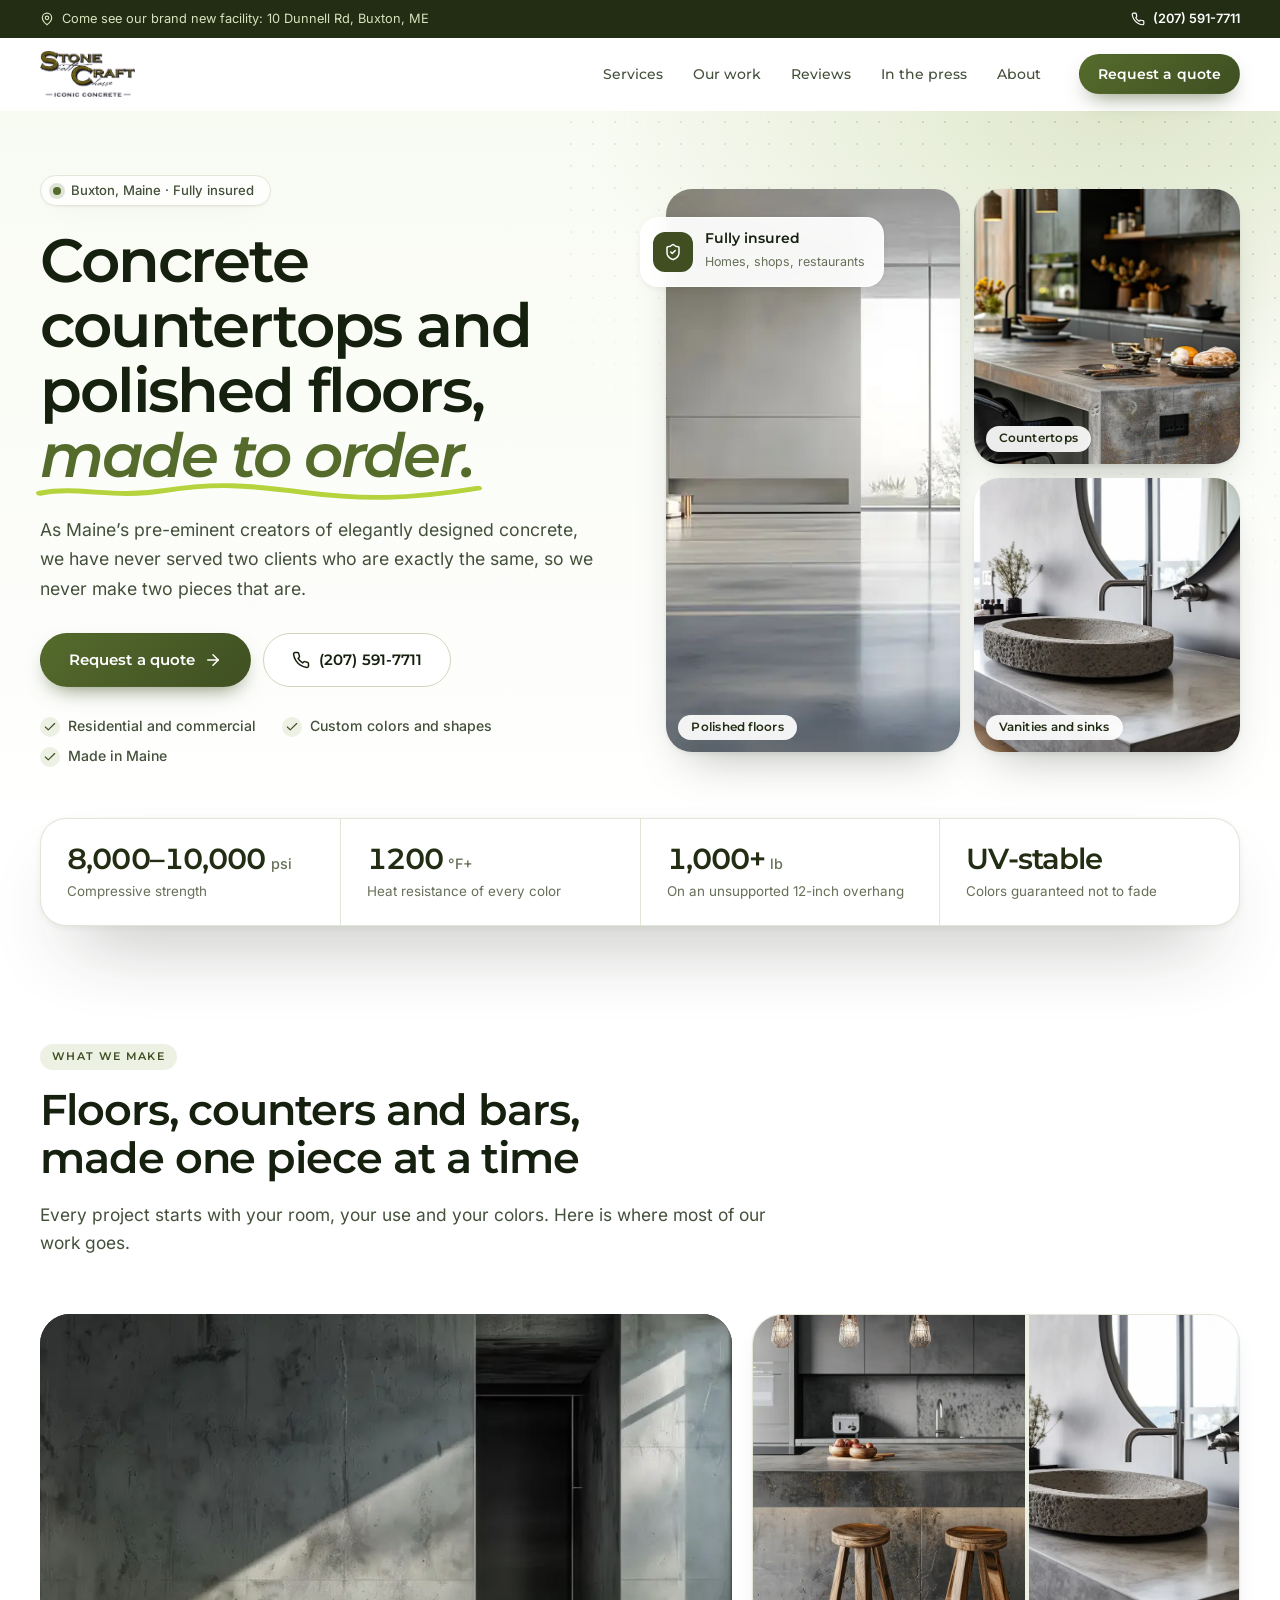
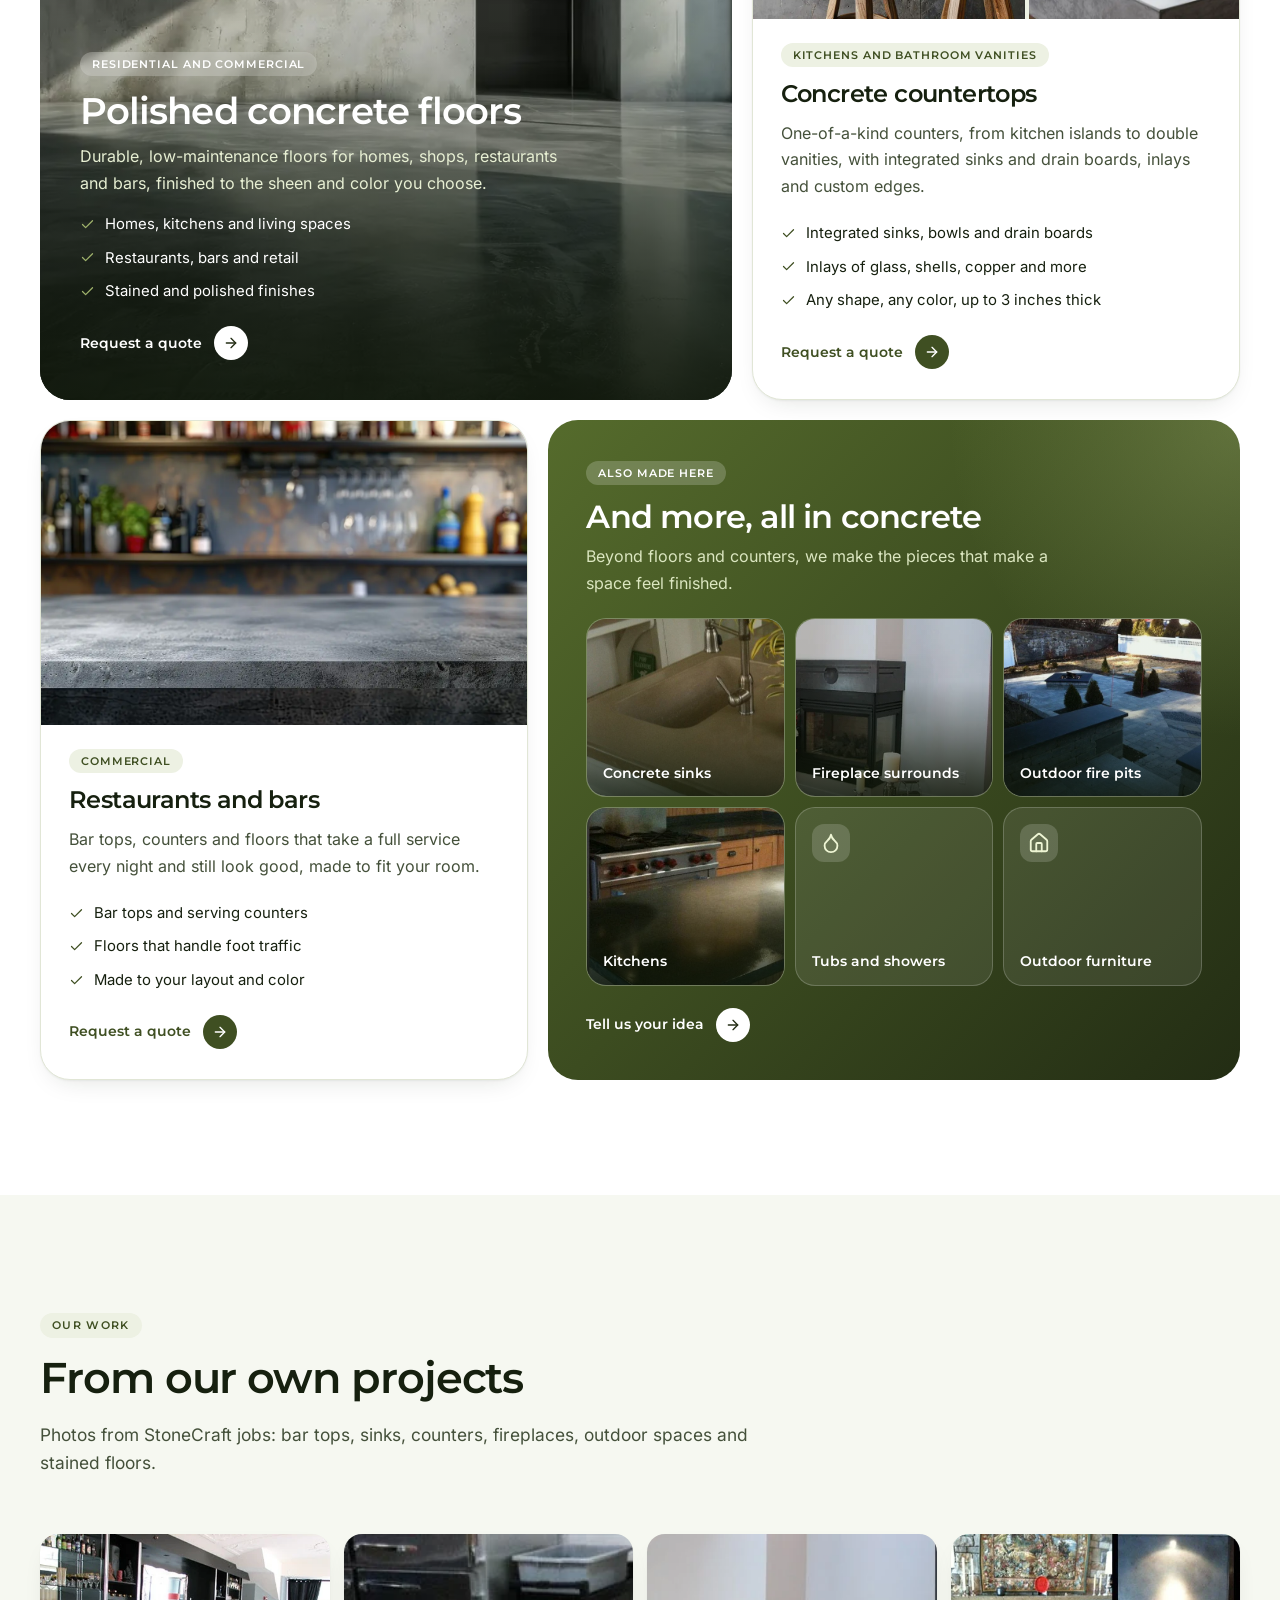
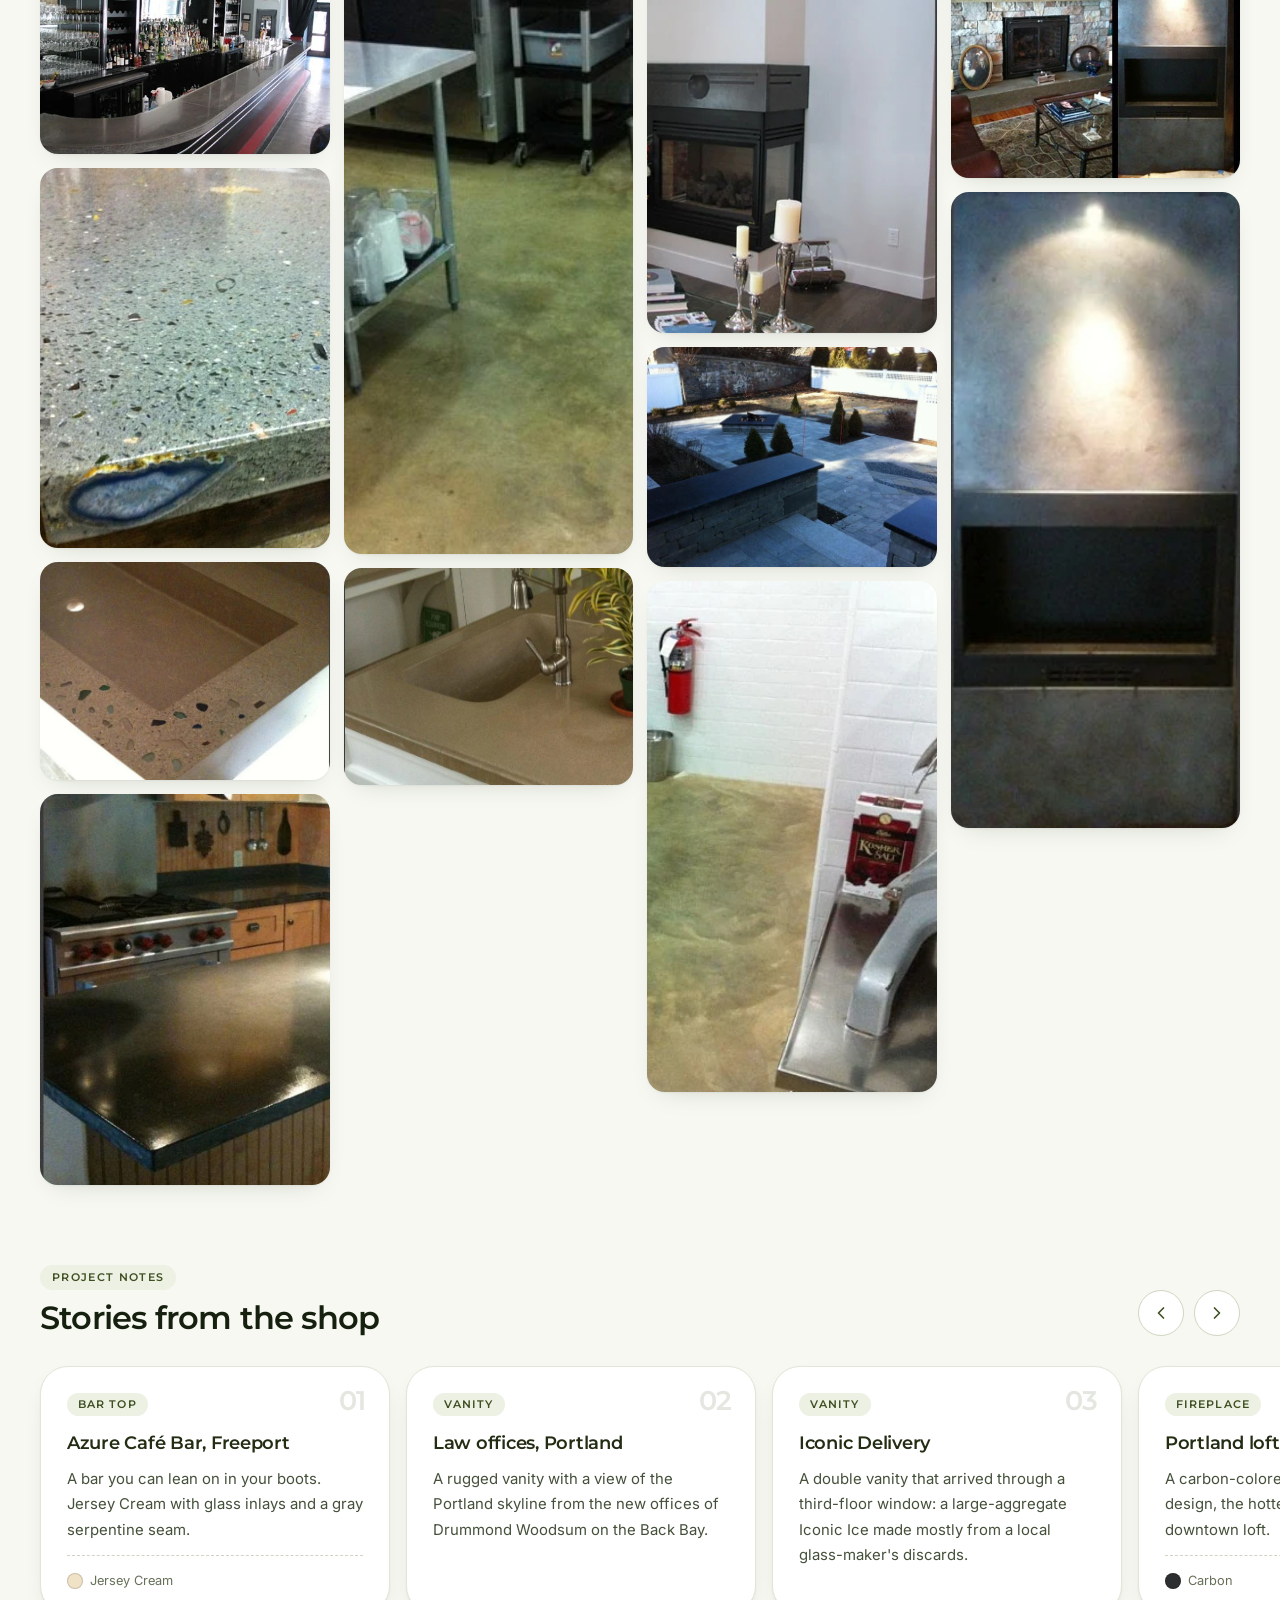
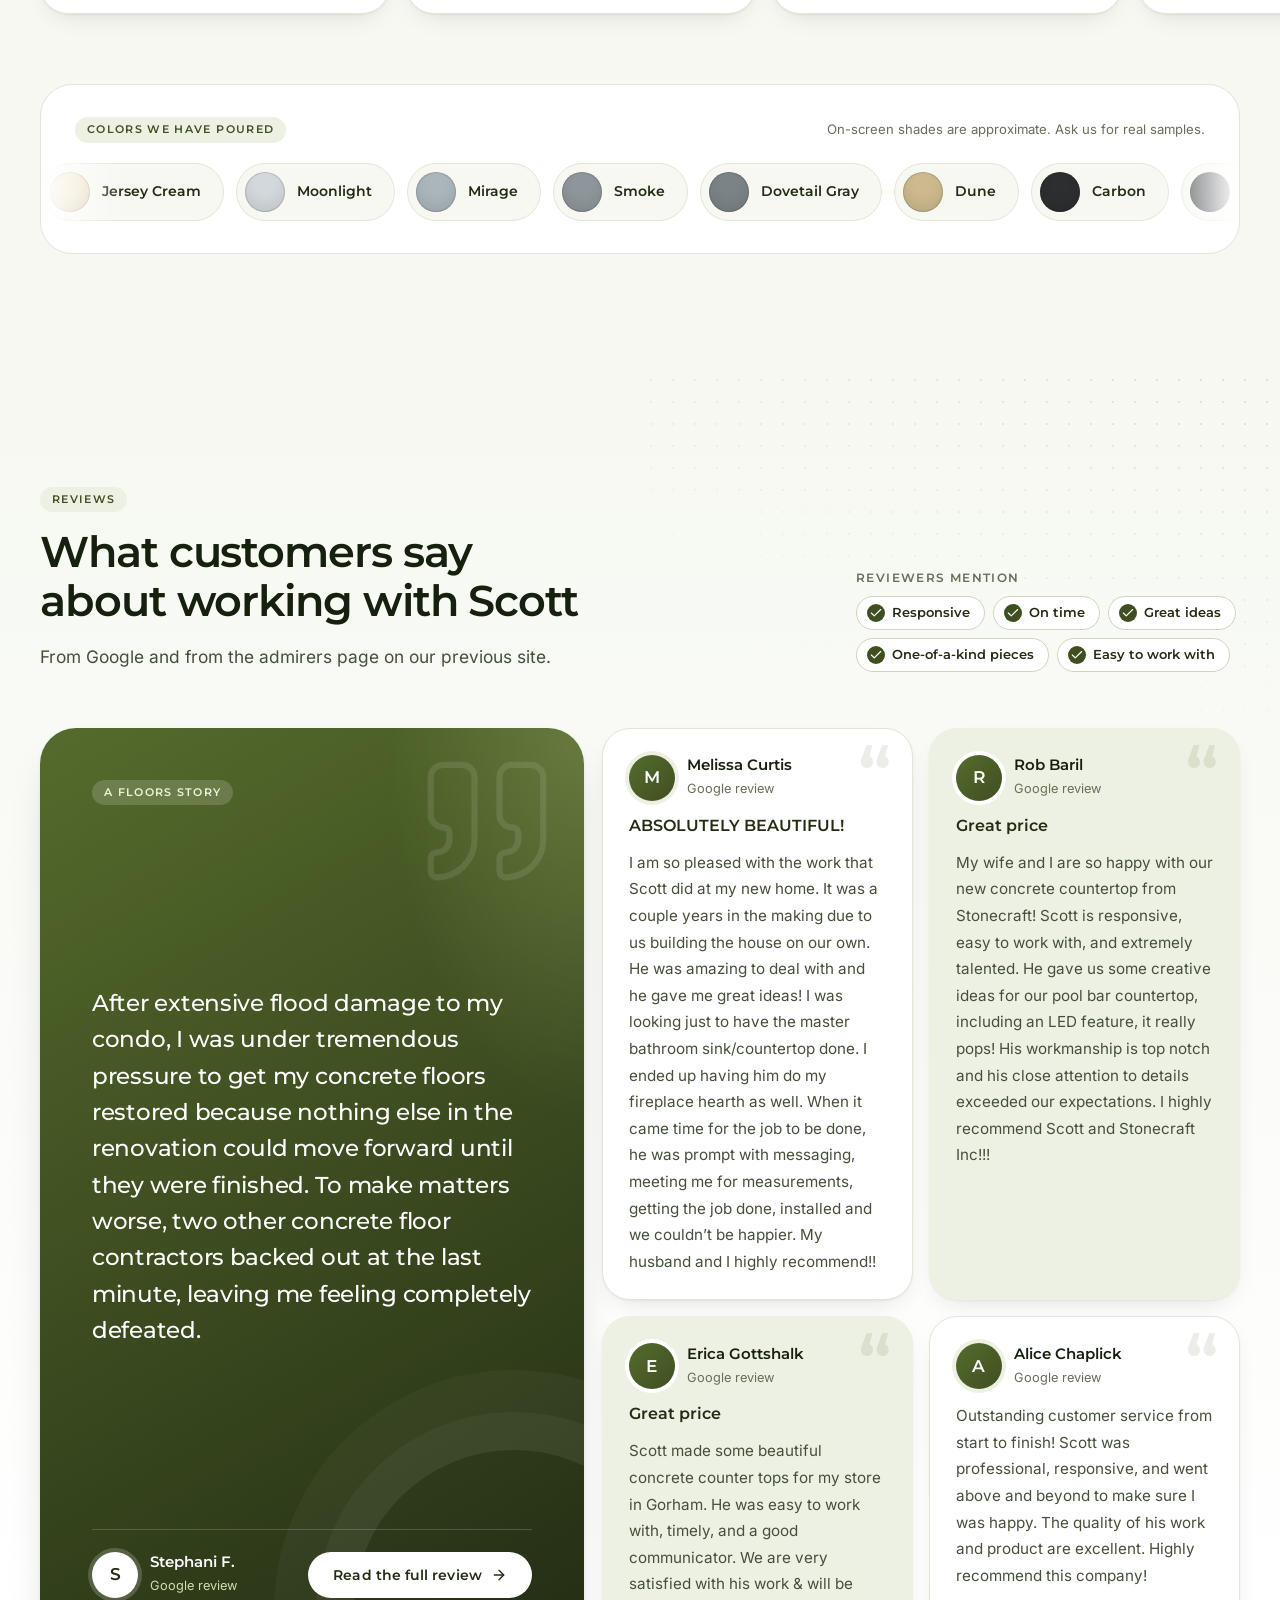
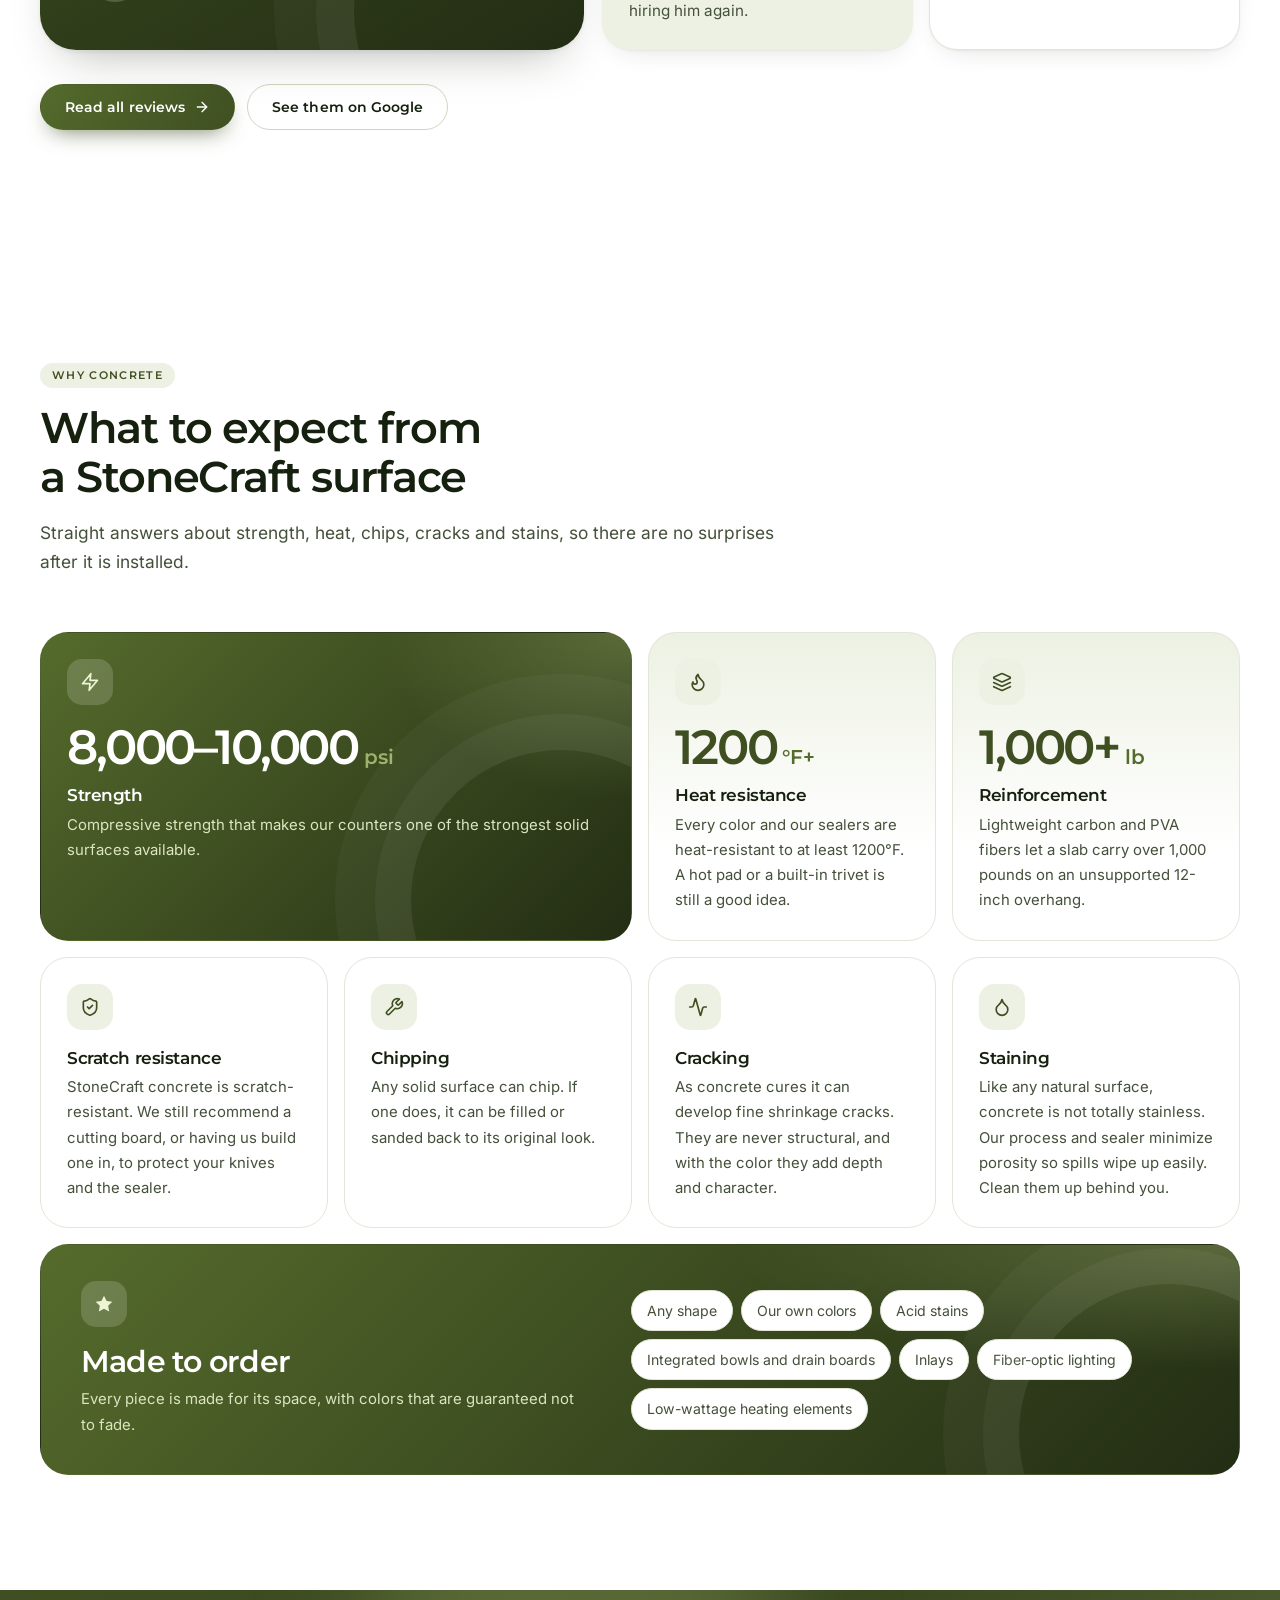
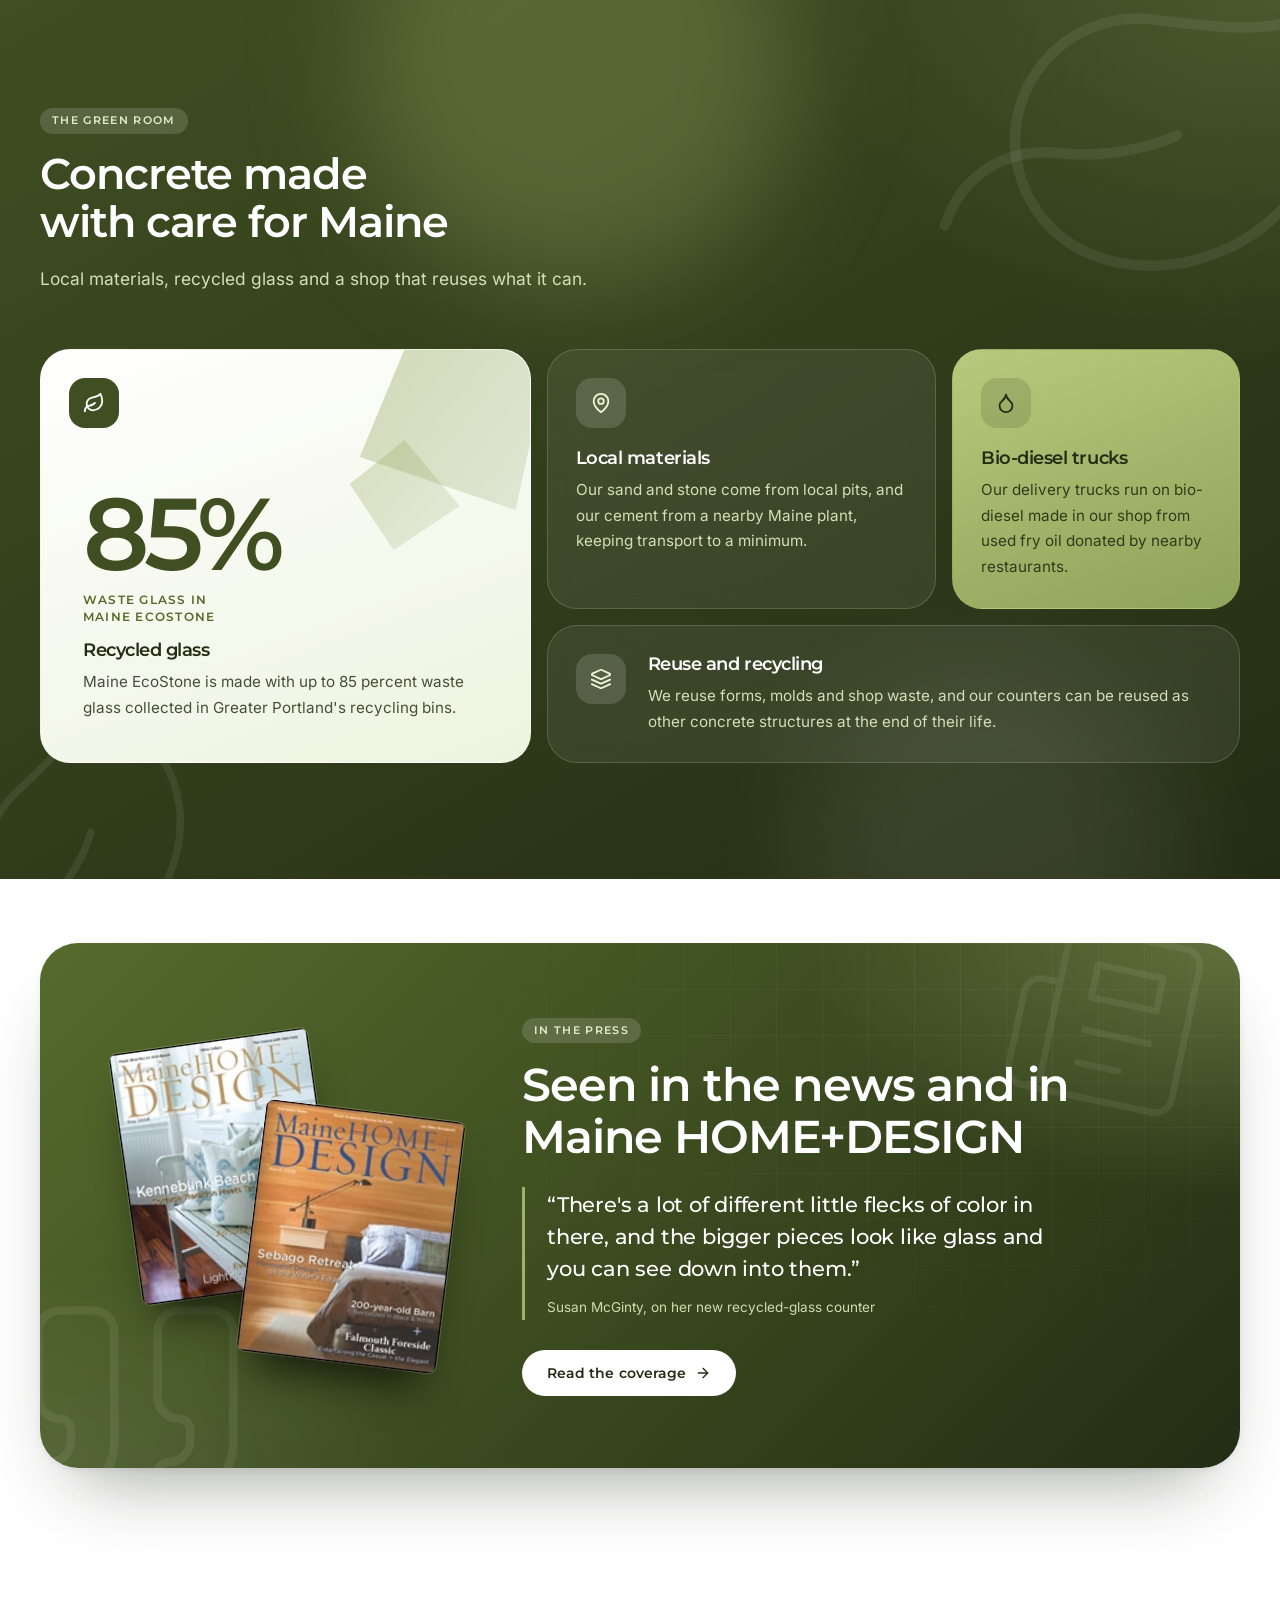
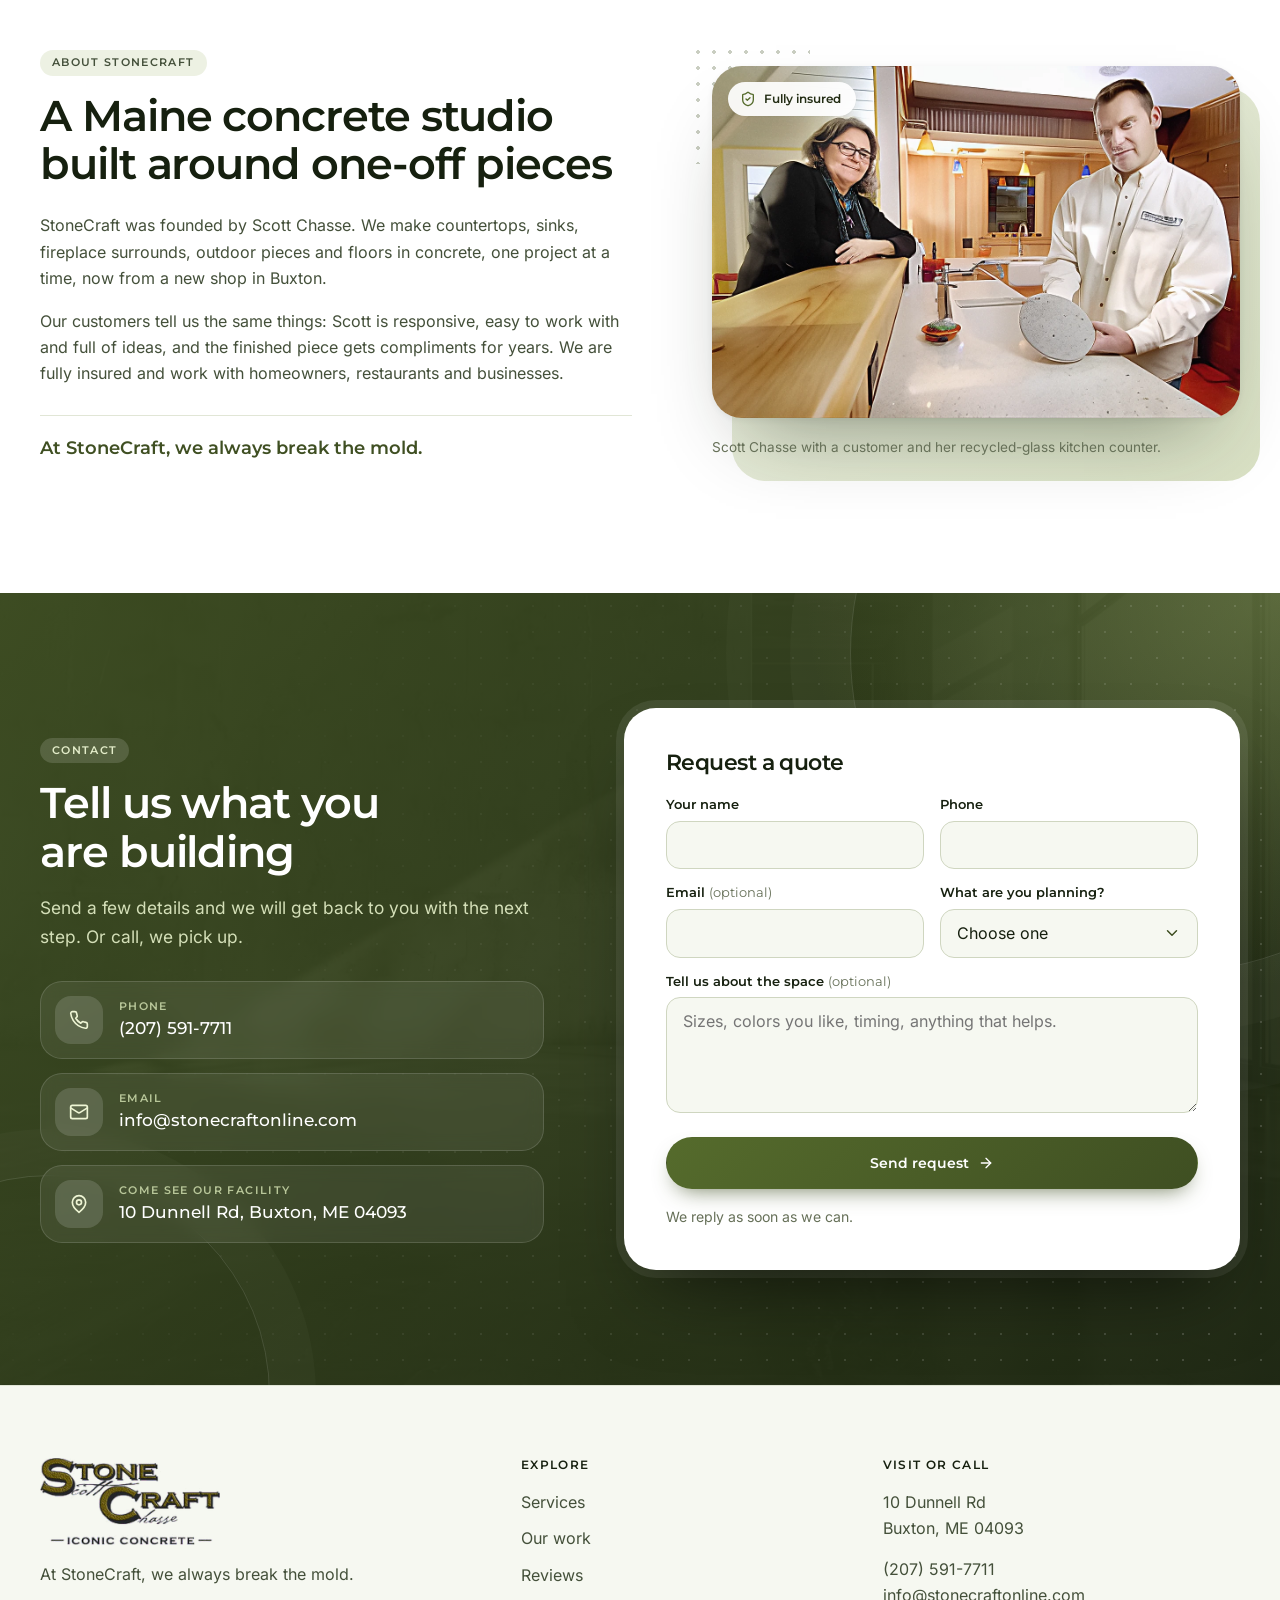
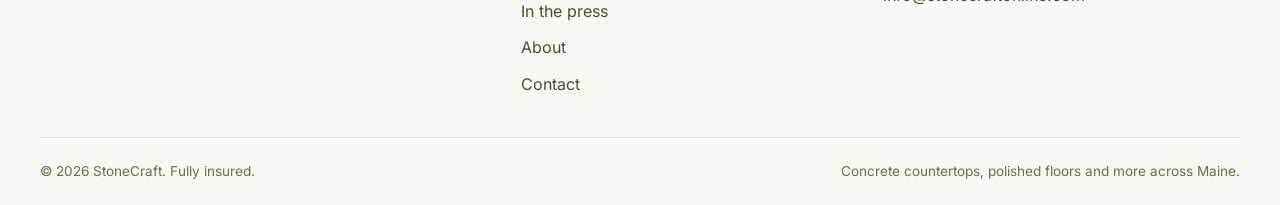
<file: index.html>
<!DOCTYPE html><html lang="en"><head><meta charSet="utf-8"/><meta http-equiv="x-ua-compatible" content="ie=edge"/><meta name="viewport" content="width=device-width, initial-scale=1, shrink-to-fit=no"/><meta name="generator" content="Gatsby 5.16.1"/><meta name="description" content="Concrete countertops, polished concrete floors, vanities, bar tops and fireplaces made to order in Buxton, Maine. Residential and commercial. Fully insured. Call (207) 591-7711." data-gatsby-head="true"/><meta name="theme-color" content="#3f4f22" data-gatsby-head="true"/><meta property="og:type" content="website" data-gatsby-head="true"/><meta property="og:site_name" content="StoneCraft" data-gatsby-head="true"/><meta property="og:title" content="StoneCraft | Concrete Countertops &amp; Polished Floors in Maine" data-gatsby-head="true"/><meta property="og:description" content="Concrete countertops, polished concrete floors, vanities, bar tops and fireplaces made to order in Buxton, Maine. Residential and commercial. Fully insured. Call (207) 591-7711." data-gatsby-head="true"/><meta property="og:url" content="https://stonecraftonline.com/" data-gatsby-head="true"/><meta property="og:image" content="https://stonecraftonline.com/og-image.jpg" data-gatsby-head="true"/><meta property="og:image:width" content="1200" data-gatsby-head="true"/><meta property="og:image:height" content="630" data-gatsby-head="true"/><meta name="twitter:card" content="summary_large_image" data-gatsby-head="true"/><meta name="twitter:title" content="StoneCraft | Concrete Countertops &amp; Polished Floors in Maine" data-gatsby-head="true"/><meta name="twitter:description" content="Concrete countertops, polished concrete floors, vanities, bar tops and fireplaces made to order in Buxton, Maine. Residential and commercial. Fully insured. Call (207) 591-7711." data-gatsby-head="true"/><meta name="twitter:image" content="https://stonecraftonline.com/og-image.jpg" data-gatsby-head="true"/><style data-href="/styles.373edc6d37bbb97b595e.css" data-identity="gatsby-global-css">@font-face{font-display:swap;font-family:Inter;font-style:normal;font-weight:100 900;src:url(/fonts/inter-latin-wght-normal.woff2) format("woff2-variations")}@font-face{font-display:swap;font-family:Montserrat;font-style:normal;font-weight:100 900;src:url(/fonts/montserrat-latin-wght-normal.woff2) format("woff2-variations")}@font-face{font-display:swap;font-family:Montserrat;font-style:italic;font-weight:100 900;src:url(/fonts/montserrat-latin-wght-italic.woff2) format("woff2-variations")}:root{--bg:#fff;--soft:#f6f8f1;--mist:#edf1e3;--ink:#16200f;--ink-2:#44503a;--ink-3:#667058;--line:#e1e6d6;--line-2:#cfd6c0;--moss:#3f4f22;--moss-2:#556b2c;--moss-deep:#232d14;--leaf:#9fb26b;--font-head:"Montserrat",system-ui,-apple-system,"Segoe UI",Arial,sans-serif;--font-body:"Inter",system-ui,-apple-system,"Segoe UI",Arial,sans-serif;--shadow-sm:0 1px 2px rgba(22,32,15,.05),0 10px 28px -14px rgba(22,32,15,.18);--shadow:0 2px 4px rgba(22,32,15,.06),0 24px 48px -24px rgba(22,32,15,.35);--shadow-lg:0 2px 6px rgba(22,32,15,.06),0 40px 80px -36px rgba(22,32,15,.45);--header-h:72px;color-scheme:light}*,:after,:before{box-sizing:border-box}html{-webkit-text-size-adjust:100%;scroll-behavior:smooth;scroll-padding-top:calc(var(--header-h) + 16px)}body{-webkit-font-smoothing:antialiased;background:var(--bg);color:var(--ink);font:400 1rem/1.65 var(--font-body);margin:0;text-rendering:optimizeLegibility}img{display:block;height:auto;max-width:100%}a{color:inherit}h1,h2,h3{text-wrap:balance;font-family:var(--font-head);font-weight:600;letter-spacing:-.025em;line-height:1.12;margin:0}p{margin:0 0 1em}dd,dl,ol,ul{list-style:none;margin:0;padding:0}:focus-visible{border-radius:6px;outline:2px solid var(--moss);outline-offset:3px}::selection{background:var(--mist);color:var(--moss-deep)}.container{margin-inline:auto;width:min(100% - 40px,1200px)}@media (min-width:720px){.container{width:min(100% - 64px,1200px)}}.skip-link{background:var(--moss);border-radius:999px;color:#fff;font-weight:600;left:12px;padding:10px 16px;position:absolute;text-decoration:none;top:-80px;z-index:200}.skip-link:focus{top:12px}.eyebrow{background:var(--mist);border-radius:999px;color:var(--moss);display:inline-block;font:600 .7rem/1.2 var(--font-head);letter-spacing:.12em;margin:0 0 16px;padding:6px 12px;text-transform:uppercase}.eyebrow--light{background:hsla(0,0%,100%,.14);color:#e3ecc9}.chip{align-items:center;background:hsla(0,0%,100%,.8);border:1px solid var(--line);border-radius:999px;box-shadow:var(--shadow-sm);color:var(--ink-2);display:inline-flex;font:500 .82rem/1 var(--font-body);gap:10px;margin:0 0 22px;padding:8px 16px 8px 12px}.chip__dot{background:var(--moss-2);border-radius:50%;box-shadow:0 0 0 4px rgba(85,107,44,.18);height:8px;width:8px}.pill{background:var(--mist);border-radius:999px;color:var(--moss);display:inline-block;font:600 .7rem/1.3 var(--font-head);letter-spacing:.08em;margin:0 0 14px;padding:5px 12px;text-transform:uppercase}.pill--light{backdrop-filter:blur(6px);background:hsla(0,0%,100%,.2);color:#fff}.btn{align-items:center;border:1px solid transparent;border-radius:999px;cursor:pointer;display:inline-flex;font:600 .875rem/1 var(--font-head);gap:9px;justify-content:center;letter-spacing:.005em;min-height:46px;padding:0 24px;text-decoration:none;transition:transform .2s,box-shadow .2s,background .2s,border-color .2s,color .2s;white-space:nowrap}.btn--primary{background:linear-gradient(135deg,var(--moss-2),var(--moss));box-shadow:0 10px 22px -10px rgba(63,79,34,.75);color:#fff}.btn--primary:hover{box-shadow:0 14px 26px -10px rgba(63,79,34,.85);transform:translateY(-1px)}.btn--primary[disabled]{cursor:wait;opacity:.7}.btn--ghost{background:#fff;border-color:var(--line-2);color:var(--ink)}.btn--ghost:hover{border-color:var(--moss);color:var(--moss)}.btn--light{background:#fff;color:var(--moss-deep)}.btn--light:hover{box-shadow:0 12px 24px -12px rgba(0,0,0,.45);transform:translateY(-1px)}.btn--sm{min-height:40px;padding:0 18px}.btn--lg{font-size:.95rem;min-height:54px;padding:0 28px}.btn--block{width:100%}.link{align-items:center;color:var(--moss);display:inline-flex;font:600 .9rem/1.3 var(--font-head);gap:8px;text-decoration:none}.link:hover{text-decoration:underline;text-underline-offset:4px}.more-link{align-items:center;color:var(--moss);display:inline-flex;font:600 .9rem/1 var(--font-head);gap:12px;text-decoration:none}.more-link__arrow{background:var(--moss);border-radius:50%;color:#fff;display:grid;height:34px;place-items:center;transition:transform .25s;width:34px}.more-link:hover .more-link__arrow{transform:translateX(4px)}.more-link--light{color:#fff}.more-link--light .more-link__arrow{background:#fff;color:var(--moss-deep)}.topbar{background:var(--moss-deep);color:#d7e2bd;font-size:.8rem}.topbar__row{align-items:center;display:flex;gap:16px;justify-content:space-between;min-height:38px}.topbar p{margin:0}.topbar a,.topbar p{align-items:center;display:inline-flex;gap:8px;text-decoration:none}.topbar a{color:#fff;font-weight:600}@media (max-width:640px){.topbar p{display:none}.topbar__row{justify-content:center}}.site-header{backdrop-filter:blur(14px);background:hsla(0,0%,100%,.9);border-bottom:1px solid transparent;position:sticky;top:0;transition:border-color .2s,box-shadow .2s;z-index:100}.site-header.is-scrolled{border-bottom-color:var(--line);box-shadow:0 8px 24px -18px rgba(22,32,15,.4)}.site-header__bar{align-items:center;display:flex;gap:24px;height:var(--header-h)}.brand{line-height:0;margin-right:auto}.brand img{height:46px;width:auto}.nav{display:none;gap:2px}.nav a{border-radius:999px;color:var(--ink-2);font:500 .875rem/1 var(--font-head);padding:10px 14px;text-decoration:none;transition:background .2s,color .2s}.nav a:hover{background:var(--soft);color:var(--moss)}.site-header__cta{display:none}.menu-btn{background:#fff;border:1px solid var(--line);border-radius:50%;color:var(--ink);cursor:pointer;display:grid;height:44px;place-items:center;width:44px}.mobile-nav{background:#fff;border-top:1px solid var(--line);padding:4px 20px 22px}.mobile-nav nav{display:grid;margin-bottom:16px}.mobile-nav nav a{border-bottom:1px solid var(--line);font:500 1.05rem/1 var(--font-head);padding:15px 2px;text-decoration:none}@media (min-width:1000px){.nav,.site-header__cta{display:flex}.menu-btn,.mobile-nav{display:none!important}}.hero{background:radial-gradient(60% 55% at 88% 0,hsla(76,32%,56%,.28),transparent 70%),linear-gradient(180deg,#f8fbf2,#fff 92%);overflow:hidden;padding-block:clamp(36px,5vw,72px) clamp(104px,11vw,150px);position:relative}.hero__glow{background-image:radial-gradient(rgba(63,79,34,.16) 1.2px,transparent 1.4px);background-size:22px 22px;height:70%;inset:0 0 auto auto;-webkit-mask-image:linear-gradient(200deg,#000 10%,transparent 70%);mask-image:linear-gradient(200deg,#000 10%,transparent 70%);pointer-events:none;position:absolute;width:min(60%,720px)}.hero__grid{align-items:center;display:grid;gap:44px;position:relative}@media (min-width:980px){.hero__grid{gap:64px;grid-template-columns:1fr 1.02fr}}.hero h1{font-size:clamp(2.3rem,4.8vw,3.9rem);letter-spacing:-.035em;line-height:1.06;margin-bottom:22px}.hl{color:var(--moss-2);display:inline-block;font-style:italic;font-weight:600;letter-spacing:-.04em;padding-bottom:.08em;position:relative;white-space:nowrap}.hl:after{background:url("data:image/svg+xml;charset=utf-8,%3Csvg xmlns='http://www.w3.org/2000/svg' preserveAspectRatio='none' viewBox='0 0 300 24'%3E%3Cpath fill='none' stroke='%23b4d33c' stroke-linecap='round' stroke-width='6' d='M3 14c25-9 49 7 83-3s56-7 94 2 70 9 117-5'/%3E%3C/svg%3E") no-repeat 50% /100% 100%;bottom:-.12em;content:"";height:.3em;left:-1%;pointer-events:none;position:absolute;right:-2%}.hero__lead{color:var(--ink-2);font-size:1.1rem;max-width:32em}.hero__actions{gap:12px}.hero__actions,.hero__trust{display:flex;flex-wrap:wrap;margin-top:30px}.hero__trust{color:var(--ink-2);font:500 .88rem/1.3 var(--font-body);gap:10px 26px}.hero__trust li{align-items:center;display:flex;gap:8px}.hero__trust .icon{background:var(--mist);border-radius:50%;color:var(--moss);height:20px;padding:3px;width:20px}@media (max-width:480px){.hero__actions .btn{flex:1 1 100%}}.bento{display:grid;gap:14px;grid-template-columns:1.1fr 1fr;grid-template-rows:1fr 1fr;height:clamp(380px,44vw,580px)}.bento,.tile{position:relative}.tile{background:var(--mist);border-radius:26px;box-shadow:var(--shadow);margin:0;overflow:hidden}.tile img{height:100%;object-fit:cover;transition:transform .9s cubic-bezier(.2,.7,.2,1);width:100%}.tile:hover img{transform:scale(1.04)}.tile--a{grid-row:1/3}.tile__tag{backdrop-filter:blur(6px);background:hsla(0,0%,100%,.92);border-radius:999px;bottom:12px;color:var(--moss-deep);font:600 .72rem/1 var(--font-head);left:12px;letter-spacing:.02em;padding:7px 13px;position:absolute}.float{align-items:center;backdrop-filter:blur(10px);background:hsla(0,0%,100%,.94);border:1px solid hsla(0,0%,100%,.8);border-radius:18px;box-shadow:var(--shadow-lg);display:flex;gap:12px;left:-26px;padding:12px 18px 12px 12px;position:absolute;top:28px;z-index:2}.float__icon{background:var(--moss);border-radius:12px;color:#fff;display:grid;height:40px;place-items:center;width:40px}.float strong{display:block;font:600 .9rem/1.2 var(--font-head)}.float small{color:var(--ink-3);font-size:.78rem}@media (max-width:979px){.bento{grid-template-columns:1fr 1fr;grid-template-rows:auto;height:auto}.tile--a{aspect-ratio:4/3;grid-column:1/-1;grid-row:auto}.tile--b,.tile--c{aspect-ratio:1/1}.float{left:14px;top:14px}}.specs{margin-top:calc(clamp(64px, 7vw, 92px)*-1);position:relative;z-index:3}.specs__card{background:var(--line);border:1px solid var(--line);border-radius:26px;box-shadow:var(--shadow-lg);display:grid;gap:1px;grid-template-columns:repeat(2,1fr);overflow:hidden}@media (min-width:860px){.specs__card{grid-template-columns:repeat(4,1fr)}}.spec{background:#fff;padding:24px 26px}.spec dd{color:var(--moss-deep);font:600 clamp(1.35rem,2.4vw,1.8rem) /1.1 var(--font-head);font-variant-numeric:tabular-nums;letter-spacing:-.03em}.spec dd small{color:var(--ink-3);font:500 .9rem var(--font-body);letter-spacing:0;margin-left:5px}.spec dt{color:var(--ink-3);font:400 .84rem/1.4 var(--font-body);margin-top:8px}.section{padding-block:clamp(72px,9vw,128px)}.section--tight{padding-block:clamp(36px,5vw,72px)}.section--soft{background:var(--soft)}.section--mist{background:var(--mist)}.section-head{margin-bottom:clamp(32px,5vw,56px);max-width:46rem}.section-head h2{font-size:clamp(1.8rem,3.5vw,2.7rem)}.section-head__lead{color:var(--ink-2);font-size:1.08rem;margin:18px 0 0}.section-head--light h2{color:#fff}.section-head--light .section-head__lead{color:#d4dfb8}.section-head--light .eyebrow{background:hsla(0,0%,100%,.14);color:#e3ecc9}.svc-bento{display:grid;gap:20px;grid-template-columns:repeat(12,1fr)}.card{border-radius:30px;grid-column:span 12;overflow:hidden;position:relative}@media (min-width:960px){.card--hero{grid-column:span 7}.card--tall{grid-column:span 5}.card--mosaic{grid-column:span 7}}.card h3{font-size:1.5rem;margin-bottom:12px}.card p:not(.pill){color:var(--ink-2)}.card--hero{align-items:flex-end;background:var(--moss-deep);color:#fff;display:flex;min-height:460px}@media (min-width:960px){.card--hero{min-height:600px}}.card--hero>img{height:100%;inset:0;object-fit:cover;position:absolute;transition:transform 1s cubic-bezier(.2,.7,.2,1);width:100%}.card--hero:hover>img{transform:scale(1.03)}.card--hero:after{background:linear-gradient(180deg,rgba(14,22,8,0) 25%,rgba(14,22,8,.88));content:"";inset:0;position:absolute}.card--hero__body{padding:clamp(24px,3.4vw,40px);position:relative;z-index:1}.card--hero h3{font-size:clamp(1.7rem,3vw,2.3rem)}.card--hero p:not(.pill){color:#e7efd3;max-width:30em}.card--tall{background:#fff;border:1px solid var(--line);box-shadow:var(--shadow-sm);display:flex;flex-direction:column}.card__media{aspect-ratio:16/10;background:var(--mist);overflow:hidden}.card__media img{height:100%;object-fit:cover;transition:transform .9s cubic-bezier(.2,.7,.2,1);width:100%}.card--tall:hover .card__media img{transform:scale(1.04)}.card__media--duo{display:grid;gap:4px;grid-template-columns:1.3fr 1fr}.card__body{align-items:flex-start;display:flex;flex:1 1;flex-direction:column;padding:24px 28px 30px}.ticks{display:grid;font-size:.93rem;gap:9px;margin:6px 0 22px}.ticks li{align-items:center;display:flex;gap:10px}.ticks .icon{color:var(--moss);flex:none}.card--hero .ticks .icon{color:var(--leaf)}.card--hero .more-link{color:#fff}.card--hero .more-link__arrow{background:#fff;color:var(--moss-deep)}.card--mosaic{background:radial-gradient(70% 80% at 100% 0,hsla(76,32%,56%,.38),transparent 60%),linear-gradient(135deg,var(--moss-2),var(--moss-deep));color:#fff;display:flex;flex-direction:column;gap:22px;padding:clamp(24px,3.4vw,38px)}.card--mosaic h3{font-size:clamp(1.5rem,2.6vw,2rem);margin-bottom:8px}.card--mosaic .mosaic__head p:not(.pill){color:#dbe6c0;margin:0;max-width:30em}.mosaic{display:grid;flex:1 1;gap:10px;grid-auto-rows:minmax(110px,1fr);grid-template-columns:repeat(2,1fr)}@media (min-width:560px){.mosaic{grid-template-columns:repeat(3,1fr)}}.mosaic__tile{align-items:flex-end;background:hsla(0,0%,100%,.09);border:1px solid hsla(0,0%,100%,.2);border-radius:20px;display:flex;font:600 .86rem/1.25 var(--font-head);overflow:hidden;padding:14px 16px;position:relative;transition:transform .35s,background .35s,border-color .35s}.mosaic__tile:hover{background:hsla(0,0%,100%,.16);border-color:hsla(0,0%,100%,.45);transform:translateY(-3px)}.mosaic__tile>span{position:relative;z-index:1}.mosaic__tile>.icon{background:hsla(0,0%,100%,.16);border-radius:12px;color:#eef5d4;height:38px;left:16px;padding:8px;position:absolute;top:16px;width:38px}.mosaic__tile--img img{height:100%;inset:0;object-fit:cover;position:absolute;transition:transform .8s cubic-bezier(.2,.7,.2,1);width:100%}.mosaic__tile--img:hover img{transform:scale(1.07)}.mosaic__tile--img:after{background:linear-gradient(180deg,rgba(14,22,8,.05) 35%,rgba(14,22,8,.82));content:"";inset:0;position:absolute}.chips{display:flex;flex-wrap:wrap;gap:8px;margin:22px 0 26px}.chips li{background:hsla(0,0%,100%,.12);border:1px solid hsla(0,0%,100%,.28);border-radius:999px;color:#fff;font-size:.88rem;padding:8px 15px}.chips--light{margin:0}.chips--light li{background:#fff;border-color:var(--line);color:var(--ink-2)}.masonry{column-count:2;column-gap:14px}@media (min-width:760px){.masonry{column-count:3}}@media (min-width:1100px){.masonry{column-count:4}}.masonry li{break-inside:avoid;margin-bottom:14px}.masonry img{background:var(--mist);border-radius:18px;box-shadow:var(--shadow-sm);transition:transform .4s,box-shadow .4s;width:100%}.masonry img:hover{box-shadow:var(--shadow);transform:translateY(-3px)}#work{overflow-x:clip}.notes{margin-top:clamp(48px,6vw,80px)}.notes__head{align-items:flex-end;display:flex;gap:16px;justify-content:space-between;margin-bottom:22px}.notes__head .eyebrow{margin-bottom:10px}.notes__head h3{font-size:clamp(1.45rem,2.8vw,2rem)}.notes__nav{display:flex;flex:none;gap:10px}.notes__nav button{background:#fff;border:1px solid var(--line-2);border-radius:50%;color:var(--moss);cursor:pointer;display:grid;height:46px;place-items:center;transition:background .2s,color .2s,border-color .2s,transform .2s;width:46px}.notes__nav button:hover{background:var(--moss);border-color:var(--moss);color:#fff;transform:translateY(-1px)}.notes__track{--gut:20px;-webkit-overflow-scrolling:touch;counter-reset:note;display:flex;gap:16px;margin-inline:calc(50% - 50vw);overflow-x:auto;padding:8px calc(50vw - 50%) 26px;scroll-padding-inline:var(--gut);scroll-snap-type:x mandatory;scrollbar-color:var(--line-2) transparent;scrollbar-width:thin}@media (min-width:720px){.notes__track{--gut:max(32px,calc(50vw - 600px))}}.note{background:#fff;border:1px solid var(--line);border-radius:28px;box-shadow:var(--shadow-sm);display:flex;flex:0 0 min(84%,350px);flex-direction:column;gap:12px;padding:26px 26px 22px;position:relative;scroll-snap-align:start;transition:transform .3s,box-shadow .3s,border-color .3s}.note:hover{border-color:var(--line-2);box-shadow:var(--shadow);transform:translateY(-5px)}.note:after{color:rgba(63,79,34,.14);content:counter(note,decimal-leading-zero);counter-increment:note;font:600 1.7rem/1 var(--font-head);letter-spacing:-.04em;position:absolute;right:24px;top:20px}.note__tag{align-self:flex-start;background:var(--mist);border-radius:999px;color:var(--moss);font:600 .68rem/1.2 var(--font-head);letter-spacing:.1em;padding:5px 11px;text-transform:uppercase}.note h4{color:var(--moss-deep);font:600 1.1rem/1.3 var(--font-head);letter-spacing:-.015em;margin:4px 0 0;max-width:14em}.note p{color:var(--ink-2);flex:1 1;font-size:.93rem;line-height:1.7;margin:0}.note__colors{border-top:1px dashed var(--line-2);color:var(--ink-3);display:flex;flex-wrap:wrap;font-size:.8rem;gap:6px 14px;padding-top:14px}.note__colors span{align-items:center;display:inline-flex;gap:7px}.note__colors i{border-radius:50%;box-shadow:inset 0 0 0 1px rgba(0,0,0,.16);height:16px;width:16px}.colors{background:#fff;border:1px solid var(--line);border-radius:32px;margin-top:clamp(28px,4vw,44px);overflow:hidden;padding-block:clamp(22px,3.5vw,32px)}.colors__top{align-items:center;display:flex;flex-wrap:wrap;gap:8px 24px;justify-content:space-between;margin-bottom:20px;padding-inline:clamp(22px,3.5vw,34px)}.colors__top .eyebrow{margin:0}.colors__hint{color:var(--ink-3);font-size:.82rem;margin:0}.marquee{-webkit-mask-image:linear-gradient(90deg,transparent,#000 7%,#000 93%,transparent);mask-image:linear-gradient(90deg,transparent,#000 7%,#000 93%,transparent);overflow:hidden}.marquee__track{animation:marquee 52s linear infinite;display:flex;width:max-content}.marquee:hover .marquee__track{animation-play-state:paused}.marquee__track li{align-items:center;background:var(--soft);border:1px solid var(--line);border-radius:999px;color:var(--moss-deep);display:flex;font:600 .88rem/1 var(--font-head);gap:12px;margin-right:12px;padding:8px 22px 8px 8px;transition:background .2s,border-color .2s;white-space:nowrap}.marquee__track li:hover{background:#fff;border-color:var(--line-2)}.swatch{border-radius:50%;box-shadow:inset 0 0 0 1px rgba(0,0,0,.14),inset 0 -8px 12px rgba(0,0,0,.08);height:40px;width:40px}@keyframes marquee{to{transform:translateX(-50%)}}.facts{display:grid;gap:16px}@media (min-width:640px){.facts{grid-template-columns:repeat(2,1fr)}.fact--stat:first-child,.fact--wide{grid-column:1/-1}}@media (min-width:1000px){.facts{grid-template-columns:repeat(12,1fr)}.fact{grid-column:span 3}.fact--stat:first-child{grid-column:span 6}.fact--stat{grid-column:span 3}.fact--wide{grid-column:1/-1}}.fact{background:#fff;border:1px solid var(--line);border-radius:28px;overflow:hidden;padding:26px;position:relative;transition:transform .3s,border-color .3s,box-shadow .3s}.fact:before{background:linear-gradient(90deg,var(--leaf),var(--moss-2));content:"";height:3px;inset:0 0 auto;position:absolute;transform:scaleX(0);transform-origin:left;transition:transform .45s}.fact:hover{border-color:var(--line-2);box-shadow:var(--shadow);transform:translateY(-4px)}.fact:hover:before{transform:scaleX(1)}.fact__icon{background:var(--mist);border-radius:15px;color:var(--moss);display:grid;height:46px;margin-bottom:18px;place-items:center;transition:background .3s,color .3s,transform .3s;width:46px}.fact:hover .fact__icon{background:var(--moss);color:#fff;transform:rotate(-6deg)}.fact h3{font-size:1.08rem;margin-bottom:8px}.fact p{color:var(--ink-2);font-size:.93rem;line-height:1.7;margin:0}.fact--stat{background:linear-gradient(180deg,var(--mist),#fff 70%)}.fact__stat{color:var(--moss)!important;font:600 clamp(2.1rem,4.2vw,3rem) /1 var(--font-head)!important;letter-spacing:-.045em;margin:0 0 14px!important}.fact__stat small{color:var(--moss-2);font-size:.42em;font-weight:600;letter-spacing:0;margin-left:6px}.fact--stat:first-child,.fact--wide{background:radial-gradient(70% 90% at 100% 0,hsla(76,32%,56%,.36),transparent 60%),linear-gradient(135deg,var(--moss-2),var(--moss-deep));border-color:transparent;color:#fff}.fact--stat:first-child:after,.fact--wide:after{border-radius:50%;bottom:-110px;box-shadow:0 0 0 36px hsla(0,0%,100%,.04),0 0 0 76px hsla(0,0%,100%,.03);content:"";height:300px;pointer-events:none;position:absolute;right:-80px;width:300px}.fact--stat:first-child .fact__icon,.fact--wide .fact__icon{background:hsla(0,0%,100%,.16);color:#eef5d4}.fact--stat:first-child:hover .fact__icon,.fact--wide:hover .fact__icon{background:#fff;color:var(--moss-deep)}.fact--stat:first-child .fact__stat,.fact--stat:first-child .fact__stat small{color:#fff!important}.fact--stat:first-child .fact__stat small{color:var(--leaf)!important}.fact--stat:first-child h3,.fact--wide h3{color:#fff}.fact--stat:first-child p,.fact--wide p{color:#dbe6c0}.fact--wide h3{font-size:clamp(1.4rem,2.6vw,1.9rem)}.fact--wide .chips{margin:20px 0 0}@media (min-width:860px){.fact--wide{align-items:center;column-gap:56px;display:grid;grid-template-columns:1fr 1.15fr;padding:36px 40px}.fact--wide>*{grid-column:1}.fact--wide .chips{grid-column:2;grid-row:1/span 3;margin:0}}.section--green{background:radial-gradient(60% 70% at 100% 0,hsla(76,32%,56%,.22),transparent 60%),linear-gradient(150deg,var(--moss) 0,var(--moss-deep) 100%);color:#fff;overflow:hidden;position:relative}.section--green>.container{position:relative;z-index:1}.orb{animation:drift 16s ease-in-out infinite alternate;border-radius:50%;filter:blur(54px);pointer-events:none;position:absolute}.orb--a{background:hsla(76,32%,56%,.3);height:440px;left:28%;top:-140px;width:440px}.orb--b{animation-delay:-6s;background:hsla(0,0%,100%,.08);bottom:-160px;height:380px;right:8%;width:380px}.deco{color:hsla(0,0%,100%,.07);pointer-events:none;position:absolute}.deco--a{right:-90px;top:-70px;transform:rotate(18deg)}.deco--b{bottom:-110px;left:-70px;transform:rotate(-32deg)}@keyframes drift{to{transform:translate3d(30px,24px,0) scale(1.08)}}.green{display:grid;gap:16px}@media (min-width:640px){.green{grid-template-columns:repeat(2,1fr)}.gcard--feature,.gcard--wide{grid-column:1/-1}}@media (min-width:1000px){.green{grid-template-columns:repeat(12,1fr)}.gcard{grid-column:span 4}.gcard:nth-child(3){grid-column:span 3}.gcard--feature{grid-column:span 5;grid-row:span 2}.gcard--wide{grid-column:span 7}}.gcard{backdrop-filter:blur(10px);background:hsla(0,0%,100%,.07);border:1px solid hsla(0,0%,100%,.16);border-radius:30px;overflow:hidden;padding:28px;position:relative;transition:transform .35s,background .35s,border-color .35s,box-shadow .35s}.gcard:hover{background:hsla(0,0%,100%,.12);border-color:hsla(0,0%,100%,.4);box-shadow:0 30px 50px -28px rgba(0,0,0,.6);transform:translateY(-6px)}.gcard__icon{background:hsla(0,0%,100%,.14);border-radius:16px;color:#eef5d4;display:grid;height:50px;margin-bottom:20px;place-items:center;transition:transform .35s,background .35s,color .35s;width:50px}.gcard:hover .gcard__icon{background:#fff;color:var(--moss-deep);transform:rotate(-8deg) scale(1.08)}.gcard h3{color:#fff;font-size:1.15rem;margin-bottom:8px}.gcard p{color:#d4dfb8;font-size:.95rem;line-height:1.7;margin:0}.gcard--feature{background:linear-gradient(160deg,#fff,#eef3df);border-color:transparent;display:flex;flex-direction:column;justify-content:flex-end;min-height:340px;padding:clamp(28px,4vw,42px)}.gcard--feature:hover{background:linear-gradient(160deg,#fff,#e4ecd0)}.gcard--feature:after,.gcard--feature:before{background:linear-gradient(135deg,hsla(76,32%,56%,.5),rgba(85,107,44,.12));content:"";pointer-events:none;position:absolute;transition:transform .6s cubic-bezier(.2,.7,.2,1)}.gcard--feature:before{clip-path:polygon(30% 0,100% 18%,82% 100%,0 72%);height:190px;right:-20px;top:-30px;width:190px}.gcard--feature:after{clip-path:polygon(50% 0,100% 60%,40% 100%,0 40%);height:110px;opacity:.8;right:70px;top:90px;width:110px}.gcard--feature:hover:before{transform:rotate(8deg) translate(-6px,6px)}.gcard--feature:hover:after{transform:rotate(-12deg) translate(8px,-4px)}.gcard--feature .gcard__icon{background:var(--moss);color:#fff;left:28px;margin:0;position:absolute;top:28px}.gcard--feature:hover .gcard__icon{background:var(--moss-2);color:#fff}.gcard__stat{color:var(--moss)!important;font:600 clamp(4rem,8vw,6.4rem) /.9 var(--font-head)!important;letter-spacing:-.06em;margin:0 0 14px!important}.gcard__stat small{color:var(--moss-2);display:block;font:600 .78rem/1.35 var(--font-head);letter-spacing:.1em;margin-top:12px;max-width:14em;text-transform:uppercase}.gcard--feature h3{color:var(--moss-deep)}.gcard--feature p{color:var(--ink-2)}.gcard:nth-child(3){background:linear-gradient(160deg,#b7c97c,#8ea45a);border-color:transparent}.gcard:nth-child(3):hover{background:linear-gradient(160deg,#c3d388,#9bb064)}.gcard:nth-child(3) .gcard__icon{background:rgba(35,45,20,.14);color:var(--moss-deep)}.gcard:nth-child(3) h3{color:var(--moss-deep)}.gcard:nth-child(3) p{color:#2f3b1b}.gcard--wide{align-content:center;column-gap:22px;display:grid;grid-template-columns:auto 1fr}.gcard--wide .gcard__icon{grid-row:1/span 2;margin:0}.press-card{align-items:center;background:radial-gradient(60% 80% at 100% 0,hsla(76,32%,56%,.42),transparent 60%),radial-gradient(45% 55% at 0 100%,hsla(0,0%,100%,.09),transparent 70%),linear-gradient(135deg,var(--moss-2),var(--moss-deep));border-radius:38px;box-shadow:var(--shadow-lg);color:#fff;display:grid;gap:36px;overflow:hidden;padding:clamp(32px,6vw,72px);position:relative}.press-card:before{background-image:linear-gradient(hsla(0,0%,100%,.055) 1px,transparent 0),linear-gradient(90deg,hsla(0,0%,100%,.055) 1px,transparent 0);background-size:46px 46px;content:"";inset:0;-webkit-mask-image:radial-gradient(70% 90% at 78% 15%,#000,transparent 75%);mask-image:radial-gradient(70% 90% at 78% 15%,#000,transparent 75%);pointer-events:none;position:absolute}.press-card__q{bottom:-70px;left:-34px}.press-card__n,.press-card__q{color:hsla(0,0%,100%,.07);pointer-events:none;position:absolute}.press-card__n{right:3%;top:-26px;transform:rotate(12deg)}@media (min-width:860px){.press-card{gap:80px;grid-template-columns:auto 1fr}}.press-card__covers{height:250px;margin-inline:auto;position:relative;width:min(100%,290px);z-index:1}@media (min-width:860px){.press-card__covers{height:330px;width:330px}}.press-card__covers img{border-radius:8px;box-shadow:0 30px 40px -16px rgba(0,0,0,.65),0 0 0 1px hsla(0,0%,100%,.2);height:auto;position:absolute;transition:transform .5s cubic-bezier(.2,.7,.2,1);width:150px}.press-card__covers img:first-child{left:4%;top:0;transform:rotate(-8deg)}.press-card__covers img:nth-child(2){left:38%;top:34px;transform:rotate(7deg)}@media (min-width:860px){.press-card__covers img{width:200px}.press-card__covers img:nth-child(2){left:42%;top:70px}}.press-card:hover .press-card__covers img:first-child{transform:rotate(-11deg) translate(-8px,-6px)}.press-card:hover .press-card__covers img:nth-child(2){transform:rotate(10deg) translate(8px,4px)}.press-card__copy{position:relative;z-index:1}.press-card h2{color:#fff;font-size:clamp(1.8rem,3.8vw,2.9rem);margin-bottom:8px;max-width:17em}.press-card__pull{border-left:3px solid var(--leaf);margin:24px 0 30px;max-width:34em;padding:2px 0 2px 22px}.press-card__pull p{color:#fff;font:500 clamp(1.05rem,1.9vw,1.3rem) /1.55 var(--font-head);letter-spacing:-.01em;margin:0 0 10px}.press-card__pull footer{color:#cfdcb0;font-size:.85rem}.section--reviews{background:linear-gradient(180deg,var(--soft),#fff 85%);overflow:hidden;position:relative}.section--reviews:before{background-image:radial-gradient(rgba(63,79,34,.14) 1.2px,transparent 1.5px);background-size:22px 22px;content:"";height:420px;inset:0 0 auto auto;-webkit-mask-image:linear-gradient(200deg,#000,transparent 70%);mask-image:linear-gradient(200deg,#000,transparent 70%);pointer-events:none;position:absolute;width:min(55%,640px)}.section--reviews>.container{position:relative}.reviews__head{align-items:end;display:grid;gap:4px 48px}@media (min-width:960px){.reviews__head{grid-template-columns:1fr minmax(0,24rem)}}.reviews__label{color:var(--ink-3);font:600 .72rem/1.3 var(--font-head);letter-spacing:.12em;margin:0 0 10px;text-transform:uppercase}.reviews__mentions{margin-bottom:clamp(32px,5vw,56px)}.mentions{display:flex;flex-wrap:wrap;gap:8px}.mentions li{align-items:center;background:#fff;border:1px solid var(--line-2);border-radius:999px;color:var(--moss-deep);display:inline-flex;font:600 .8rem/1.2 var(--font-head);gap:7px;padding:7px 14px 7px 10px}.mentions .icon{background:var(--moss);border-radius:50%;color:#fff;height:18px;padding:2px;width:18px}.rv-bento{align-items:stretch;display:grid;gap:18px}@media (min-width:1000px){.rv-bento{grid-template-columns:.92fr 1.08fr}}.rv-feature{background:radial-gradient(60% 70% at 100% 0,hsla(76,32%,56%,.36),transparent 60%),linear-gradient(150deg,var(--moss-2),var(--moss-deep));border-radius:36px;box-shadow:var(--shadow);color:#fff;display:flex;flex-direction:column;gap:24px;justify-content:space-between;margin:0;overflow:hidden;padding:clamp(28px,4.4vw,52px);position:relative}.rv-feature:after{border-radius:50%;bottom:-120px;box-shadow:0 0 0 38px hsla(0,0%,100%,.04),0 0 0 80px hsla(0,0%,100%,.03);content:"";height:320px;pointer-events:none;position:absolute;right:-90px;width:320px}.rv-feature__q,.rv-long__q{color:hsla(0,0%,100%,.1);pointer-events:none;position:absolute;right:22px;top:18px}.rv-feature__kicker{align-self:flex-start;background:hsla(0,0%,100%,.16);border-radius:999px;color:#eef5d4;display:inline-block;font:600 .68rem/1.2 var(--font-head);letter-spacing:.12em;margin:0;padding:6px 12px;text-transform:uppercase}.rv-feature blockquote{font:500 clamp(1.1rem,1.9vw,1.42rem) /1.6 var(--font-head);letter-spacing:-.012em;margin:0;position:relative}.rv-feature blockquote p{margin:0}.rv-feature figcaption{align-items:center;border-top:1px solid hsla(0,0%,100%,.18);display:flex;flex-wrap:wrap;gap:16px;justify-content:space-between;padding-top:22px;position:relative;z-index:1}.rv-grid,.rv-quad{display:grid;gap:16px}@media (min-width:640px){.rv-quad{grid-template-columns:repeat(2,1fr)}}@media (min-width:760px){.rv-grid{grid-template-columns:repeat(3,1fr)}}.rv-grid--all{column-count:1;column-gap:18px;display:block}@media (min-width:760px){.rv-grid--all{column-count:2}}@media (min-width:1100px){.rv-grid--all{column-count:3}}.rv{background:#fff;border:1px solid var(--line);border-radius:28px;box-shadow:var(--shadow-sm);display:flex;flex-direction:column;gap:14px;overflow:hidden;padding:26px 26px 24px;position:relative;transition:transform .3s,box-shadow .3s,border-color .3s}.rv:before{color:rgba(63,79,34,.1);content:"\201C";font:600 4.6rem/1 var(--font-head);pointer-events:none;position:absolute;right:20px;top:8px}.rv:hover{border-color:var(--line-2);box-shadow:var(--shadow);transform:translateY(-4px)}.rv-quad .rv:nth-child(2),.rv-quad .rv:nth-child(3){background:var(--mist);border-color:transparent}.rv-grid--all .rv{break-inside:avoid;margin-bottom:18px}.rv__top{align-items:center;display:flex;gap:12px}.rv__avatar{background:linear-gradient(135deg,var(--moss-2),var(--moss));border-radius:50%;box-shadow:0 0 0 4px var(--mist);color:#fff;display:grid;flex:none;font:600 1.05rem/1 var(--font-head);height:46px;place-items:center;width:46px}.rv__avatar--light{background:#fff;box-shadow:0 0 0 4px hsla(0,0%,100%,.18);color:var(--moss-deep)}.rv-quad .rv:nth-child(2) .rv__avatar,.rv-quad .rv:nth-child(3) .rv__avatar{box-shadow:0 0 0 4px #fff}.rv__who strong{display:block;font:600 .95rem/1.25 var(--font-head)}.rv__who small{color:var(--ink-3);font-size:.8rem}.rv-feature .rv__who small{color:#cfdcb0}.rv__title{color:var(--moss-deep);font:600 1.02rem/1.3 var(--font-head);margin:0;max-width:16em}.rv blockquote{color:var(--ink-2);flex:1 1;font-size:.95rem;line-height:1.75;margin:0;position:relative}.rv-cta{display:flex;flex-wrap:wrap;gap:12px;margin-top:34px}.group-title{align-items:center;display:flex;font-size:clamp(1.4rem,2.6vw,1.9rem);gap:16px;margin-bottom:28px}.group-title:after{background:linear-gradient(90deg,var(--line-2),transparent);content:"";flex:1 1;height:1px}.rv-long{background:radial-gradient(60% 90% at 100% 0,hsla(76,32%,56%,.3),transparent 60%),var(--mist);border-radius:34px;column-gap:52px;columns:22rem 2;margin-bottom:28px;overflow:hidden;padding:clamp(26px,4vw,46px);position:relative}.rv-long__q{color:rgba(63,79,34,.1)}.rv-long .rv-feature__kicker{background:#fff;color:var(--moss);column-span:all}.rv-long h3{column-span:all;font-size:clamp(1.3rem,2.4vw,1.7rem);margin:18px 0}.rv-long p{color:var(--moss-deep);line-height:1.8}.rv-long p:last-child{margin-bottom:0}.page-head{background:linear-gradient(180deg,var(--soft),#fff);padding-block:clamp(40px,6vw,80px) clamp(8px,2vw,24px)}.page-head h1{font-size:clamp(2rem,4.4vw,3rem)}.page-head__lead{color:var(--ink-2);font-size:1.08rem;margin:16px 0 0;max-width:40em}.page-head--image{background-color:var(--moss-deep);background-image:linear-gradient(100deg,rgba(20,28,11,.94) 0,rgba(35,45,20,.8) 55%,rgba(35,45,20,.5) 100%),var(--ph);background-position:50%;background-size:cover;color:#fff;overflow:hidden;padding-block:clamp(56px,8vw,110px) clamp(48px,6vw,84px);position:relative}.page-head--image:after{border-radius:50%;bottom:-190px;box-shadow:0 0 0 50px hsla(0,0%,100%,.03),0 0 0 104px hsla(0,0%,100%,.02);content:"";height:460px;pointer-events:none;position:absolute;right:-120px;width:460px}.page-head--image .container{position:relative;z-index:1}.page-head--image h1{color:#fff;font-size:clamp(2.2rem,5vw,3.6rem)}.page-head--image .page-head__lead{color:#dbe6c0}.page-head--image .mentions{margin-top:28px}.page-head--image .mentions li{backdrop-filter:blur(6px);background:hsla(0,0%,100%,.1);border-color:hsla(0,0%,100%,.24);color:#fff}.page-head--image .mentions .icon{background:var(--leaf);color:var(--moss-deep)}.page-head__row{align-items:center;display:grid;gap:28px}@media (min-width:860px){.page-head__row{gap:64px;grid-template-columns:1fr auto}}.page-head__covers{display:none;height:250px;position:relative;width:290px}@media (min-width:860px){.page-head__covers{display:block}}.page-head__covers img{border-radius:8px;box-shadow:0 28px 38px -16px rgba(0,0,0,.7),0 0 0 1px hsla(0,0%,100%,.22);height:auto;position:absolute;width:160px}.page-head__covers img:first-child{left:0;top:0;transform:rotate(-8deg)}.page-head__covers img:nth-child(2){left:120px;top:30px;transform:rotate(7deg)}.press{display:grid;gap:48px}@media (min-width:960px){.press{align-items:start;grid-template-columns:minmax(0,44rem) 17rem;justify-content:space-between}}.article h2{font-size:clamp(1.6rem,3vw,2.2rem);margin-bottom:14px}.article__deck{color:var(--ink-2);font-size:1.14rem;line-height:1.7}.article__by{border-bottom:1px solid var(--line);color:var(--ink-3);font:600 .76rem/1.4 var(--font-head);letter-spacing:.08em;margin-bottom:28px;padding-bottom:20px;text-transform:uppercase}.article p{font-size:1.02rem;line-height:1.85}.article__by+p:first-letter{color:var(--moss);float:left;font:600 3.7rem/.8 var(--font-head);margin:.06em .12em 0 0}.article__pull{background:radial-gradient(70% 90% at 100% 0,hsla(76,32%,56%,.36),transparent 60%),linear-gradient(135deg,var(--moss-2),var(--moss-deep));border-radius:28px;box-shadow:var(--shadow);color:#fff;margin:34px 0;overflow:hidden;padding:30px 32px 28px 84px;position:relative}.article__pull>.icon{color:var(--leaf);height:38px;left:28px;position:absolute;top:30px;width:38px}.article .article__pull p{color:#fff;font:500 clamp(1.05rem,2vw,1.28rem) /1.55 var(--font-head);letter-spacing:-.01em;margin:0 0 12px}.article__pull footer{color:#cfdcb0;font-size:.85rem}.article__captions{border-left:2px solid var(--leaf);color:var(--ink-3);display:grid;font-size:.88rem;gap:10px;margin-top:28px;padding-left:16px}.press-aside{background:linear-gradient(180deg,var(--soft),#fff);border:1px solid var(--line);border-radius:28px;box-shadow:var(--shadow-sm);padding:26px;position:relative}@media (min-width:960px){.press-aside{position:sticky;top:calc(var(--header-h) + 24px)}}.press-aside h3{font-size:1.05rem;margin-bottom:18px}.press-aside ul{display:grid;gap:20px;margin-bottom:22px}.press-aside li{align-items:flex-start;display:flex;gap:14px}.press-aside img{border-radius:6px;box-shadow:0 14px 22px -12px rgba(22,32,15,.5),0 0 0 1px var(--line-2);flex:none;height:auto;transition:transform .35s;width:84px}.press-aside li:hover img{transform:rotate(-3deg) translateY(-3px)}.press-aside p{color:var(--ink-2);font-size:.88rem;line-height:1.5;margin:0}.press-aside strong{color:var(--ink);display:block;font-family:var(--font-head)}.about{align-items:center;display:grid;gap:56px}@media (min-width:900px){.about{gap:80px;grid-template-columns:1fr minmax(0,33rem)}}.about__copy p{color:var(--ink-2);max-width:38em}.about .section-head{margin-bottom:24px}.about__motto{border-top:1px solid var(--line);color:var(--moss)!important;font:600 1.1rem/1.4 var(--font-head);margin-top:28px;padding-top:20px}.about__figure{margin:0;position:relative;z-index:0}.about__figure:before{background:linear-gradient(135deg,var(--mist),hsla(76,32%,56%,.4));border-radius:34px;content:"";inset:22px -20px -22px 20px;position:absolute;z-index:-1}.about__figure:after{background-image:radial-gradient(rgba(63,79,34,.28) 1.6px,transparent 1.9px);background-size:16px 16px;content:"";height:120px;left:-22px;position:absolute;top:-22px;width:120px;z-index:-1}.about__figure img{aspect-ratio:3/2;border-radius:30px;box-shadow:var(--shadow-lg);object-fit:cover;width:100%}.about__badge{align-items:center;backdrop-filter:blur(8px);background:hsla(0,0%,100%,.92);border-radius:999px;box-shadow:var(--shadow-sm);color:var(--moss-deep);display:inline-flex;font:600 .78rem/1 var(--font-head);gap:8px;left:16px;padding:9px 15px 9px 12px;position:absolute;top:16px}.about__badge .icon{color:var(--moss-2)}.about__figure figcaption{color:var(--ink-3);font-size:.85rem;margin-top:18px}.contact-section{background-color:var(--moss-deep);background-image:radial-gradient(60% 80% at 100% 0,hsla(76,32%,56%,.38),transparent 62%),linear-gradient(135deg,rgba(63,79,34,.93),rgba(28,37,16,.97)),url(/images/floors.webp);background-position:50%;background-size:auto,auto,cover;color:#fff;isolation:isolate;overflow:hidden;padding-block:clamp(72px,9vw,128px);position:relative}.contact-section:before{background-image:radial-gradient(hsla(0,0%,100%,.17) 1.2px,transparent 1.5px);background-size:26px 26px;content:"";inset:0;-webkit-mask-image:linear-gradient(115deg,transparent 15%,#000 95%);mask-image:linear-gradient(115deg,transparent 15%,#000 95%);position:absolute;z-index:-1}.contact-section__ring{border:1px solid hsla(0,0%,100%,.12);border-radius:50%;pointer-events:none;position:absolute;z-index:-1}.contact-section__ring--a{box-shadow:0 0 0 60px hsla(0,0%,100%,.025),0 0 0 124px hsla(0,0%,100%,.02);height:640px;right:-210px;top:-260px;width:640px}.contact-section__ring--b{bottom:-230px;box-shadow:0 0 0 46px hsla(0,0%,100%,.025);height:440px;left:-170px;width:440px}.contact{align-items:center;display:grid;gap:44px}@media (min-width:960px){.contact{gap:80px;grid-template-columns:.9fr 1.1fr}}.contact .section-head{margin-bottom:30px}.contact__list{display:grid;gap:14px}.contact__list li{align-items:center;backdrop-filter:blur(8px);background:hsla(0,0%,100%,.07);border:1px solid hsla(0,0%,100%,.14);border-radius:22px;display:flex;gap:16px;padding:14px 18px 14px 14px;transition:background .3s,border-color .3s,transform .3s}.contact__list li:hover{background:hsla(0,0%,100%,.12);border-color:hsla(0,0%,100%,.34);transform:translateX(4px)}.contact__icon{background:hsla(0,0%,100%,.14);border-radius:16px;color:#eef5d4;display:grid;flex:none;height:48px;place-items:center;width:48px}.contact__list small{color:#b9c79a;display:block;font:600 .7rem/1.4 var(--font-head);letter-spacing:.12em;text-transform:uppercase}.contact__list a{color:#fff;font:500 1.05rem/1.4 var(--font-head);overflow-wrap:anywhere;text-decoration:none}.contact__list a:hover{text-decoration:underline;text-underline-offset:4px}.contact__card{background:#fff;border-radius:32px;box-shadow:0 40px 80px -30px rgba(0,0,0,.6),0 0 0 8px hsla(0,0%,100%,.08);color:var(--ink);padding:clamp(24px,4vw,42px)}.contact__card h3{font-size:1.4rem;margin-bottom:22px}.form{display:grid;gap:16px}@media (min-width:640px){.form{grid-template-columns:1fr 1fr}.field--wide,.form__note,.form__submit{grid-column:1/-1}}.field label{color:var(--ink);display:block;font:600 .8rem/1.3 var(--font-head);margin-bottom:7px}.field label span{color:var(--ink-3);font-weight:400}.field input,.field select,.field textarea{background:var(--soft);border:1px solid var(--line-2);border-radius:14px;color:var(--ink);font:400 1rem/1.4 var(--font-body);min-height:48px;padding:12px 16px;transition:border-color .2s,box-shadow .2s,background .2s;width:100%}.field textarea{min-height:116px;resize:vertical}.field input:focus,.field select:focus,.field textarea:focus{background:#fff;border-color:var(--moss);box-shadow:0 0 0 4px rgba(63,79,34,.16);outline:none}.field select{appearance:none;background-image:url("data:image/svg+xml;charset=utf-8,%3Csvg xmlns='http://www.w3.org/2000/svg' width='18' height='18' fill='none' stroke='%233f4f22' stroke-linecap='round' stroke-linejoin='round' stroke-width='2' viewBox='0 0 24 24'%3E%3Cpath d='m6 9 6 6 6-6'/%3E%3C/svg%3E");background-position:right 16px center;background-repeat:no-repeat;padding-right:42px}.hp{height:1px;left:-9999px;overflow:hidden;position:absolute;width:1px}.form__submit{min-height:52px}.form__note{color:var(--ink-3);font-size:.88rem;margin:0}.form__note.is-success{color:var(--moss);font-weight:500}.form__note.is-error{color:#a3281c;font-weight:500}.footer{background:var(--soft);border-top:1px solid var(--line);color:var(--ink-2);padding-top:clamp(48px,6vw,72px)}.footer__grid{display:grid;gap:36px;padding-bottom:40px}@media (min-width:760px){.footer__grid{gap:64px;grid-template-columns:1.4fr 1fr 1.2fr}}.footer__brand img{height:auto;margin-bottom:16px;width:180px}.footer__brand p{margin:0;max-width:22em}.footer__col h2{color:var(--ink);font:600 .72rem/1.3 var(--font-head);letter-spacing:.12em;margin-bottom:16px;text-transform:uppercase}.footer__col ul{display:grid;gap:10px}.footer__col a{text-decoration:none}.footer__col a:hover{color:var(--moss);text-decoration:underline;text-underline-offset:3px}.footer address{font-style:normal;margin-bottom:14px}.footer__legal{border-top:1px solid var(--line);color:var(--ink-3);display:flex;flex-wrap:wrap;font-size:.85rem;gap:6px 24px;justify-content:space-between;padding-block:22px}.footer__legal p{margin:0}.mobile-bar{backdrop-filter:blur(12px);background:hsla(0,0%,100%,.95);border-top:1px solid var(--line);bottom:0;display:grid;gap:10px;grid-template-columns:1fr 1.5fr;left:0;padding:10px 14px calc(10px + env(safe-area-inset-bottom));position:fixed;right:0;z-index:90}.mobile-bar .btn{min-height:46px;padding:0 12px}@media (min-width:900px){.mobile-bar{display:none}}@media (max-width:899px){body{padding-bottom:72px}}@media (prefers-reduced-motion:reduce){html{scroll-behavior:auto}*{transition-duration:.001ms!important}}</style><title data-gatsby-head="true">StoneCraft | Concrete Countertops &amp; Polished Floors in Maine</title><link rel="canonical" href="https://stonecraftonline.com/" data-gatsby-head="true"/><link rel="icon" href="/favicon.ico" sizes="48x48" data-gatsby-head="true"/><link rel="icon" type="image/png" href="/icon-192.png" sizes="192x192" data-gatsby-head="true"/><link rel="apple-touch-icon" href="/apple-touch-icon.png" data-gatsby-head="true"/><link rel="manifest" href="/site.webmanifest" data-gatsby-head="true"/><link rel="preload" as="font" type="font/woff2" href="/fonts/inter-latin-wght-normal.woff2" crossorigin="anonymous" data-gatsby-head="true"/><link rel="preload" as="font" type="font/woff2" href="/fonts/montserrat-latin-wght-normal.woff2" crossorigin="anonymous" data-gatsby-head="true"/><link rel="preload" as="font" type="font/woff2" href="/fonts/montserrat-latin-wght-italic.woff2" crossorigin="anonymous" data-gatsby-head="true"/><link rel="preload" as="image" href="/images/hero-1600.webp" imageSrcSet="/images/hero-900.webp 900w, /images/hero-1600.webp 1600w" imageSizes="(min-width: 960px) 46vw, 100vw" fetchpriority="high" data-gatsby-head="true"/><script type="application/ld+json" data-gatsby-head="true">{"@context":"https://schema.org","@type":"HomeAndConstructionBusiness","@id":"https://stonecraftonline.com/#business","name":"StoneCraft","alternateName":"Stone Craft Iconic Concrete","url":"https://stonecraftonline.com/","logo":"https://stonecraftonline.com/icon-512.png","image":"https://stonecraftonline.com/og-image.jpg","description":"Concrete countertops, polished concrete floors, sinks, fireplaces and bar tops for homes and businesses in Maine.","telephone":"+1-207-591-7711","email":"info@stonecraftonline.com","founder":{"@type":"Person","name":"Scott Chasse"},"address":{"@type":"PostalAddress","streetAddress":"10 Dunnell Rd","addressLocality":"Buxton","addressRegion":"ME","postalCode":"04093","addressCountry":"US"},"areaServed":[{"@type":"City","name":"Buxton"},{"@type":"City","name":"Gorham"},{"@type":"City","name":"Portland"},{"@type":"City","name":"Scarborough"},{"@type":"City","name":"Freeport"},{"@type":"State","name":"Maine"}],"hasOfferCatalog":{"@type":"OfferCatalog","name":"Services","itemListElement":[{"@type":"Offer","itemOffered":{"@type":"Service","name":"Polished concrete floors"}},{"@type":"Offer","itemOffered":{"@type":"Service","name":"Concrete countertops"}},{"@type":"Offer","itemOffered":{"@type":"Service","name":"Restaurants and bars"}},{"@type":"Offer","itemOffered":{"@type":"Service","name":"Concrete sinks"}},{"@type":"Offer","itemOffered":{"@type":"Service","name":"Fireplace surrounds"}},{"@type":"Offer","itemOffered":{"@type":"Service","name":"Outdoor fire pits"}},{"@type":"Offer","itemOffered":{"@type":"Service","name":"Outdoor furniture"}}]}}</script></head><body><div id="___gatsby"><div style="outline:none" tabindex="-1" id="gatsby-focus-wrapper"><a class="skip-link" href="#main">Skip to content</a><div class="topbar"><div class="container topbar__row"><p><svg class="icon " width="14" height="14" viewBox="0 0 24 24" fill="none" stroke="currentColor" stroke-width="2" stroke-linecap="round" stroke-linejoin="round" aria-hidden="true"><path d="M20 10c0 6-8 12-8 12S4 16 4 10a8 8 0 0 1 16 0z"></path><path d="M12 13a3 3 0 1 0 0-6 3 3 0 0 0 0 6z"></path></svg> Come see our brand new facility: <!-- -->10 Dunnell Rd<!-- -->, <!-- -->Buxton<!-- -->, <!-- -->ME</p><a href="tel:+12075917711"><svg class="icon " width="14" height="14" viewBox="0 0 24 24" fill="none" stroke="currentColor" stroke-width="2" stroke-linecap="round" stroke-linejoin="round" aria-hidden="true"><path d="M22 16.9v3a2 2 0 0 1-2.2 2 19.8 19.8 0 0 1-8.6-3.1 19.5 19.5 0 0 1-6-6A19.8 19.8 0 0 1 2.1 4.2 2 2 0 0 1 4.1 2h3a2 2 0 0 1 2 1.7c.1 1 .4 1.9.7 2.8a2 2 0 0 1-.5 2.1L8.1 9.9a16 16 0 0 0 6 6l1.3-1.3a2 2 0 0 1 2.1-.4c.9.3 1.8.6 2.8.7a2 2 0 0 1 1.7 2z"></path></svg> <!-- -->(207) 591-7711</a></div></div><header class="site-header "><div class="container site-header__bar"><a class="brand" href="/" aria-label="StoneCraft, home"><img src="/images/logo-clean.webp" width="853" height="413" alt="StoneCraft Iconic Concrete"/></a><nav class="nav" aria-label="Primary"><a href="/#services">Services</a><a href="/#work">Our work</a><a href="/reviews/">Reviews</a><a href="/in-the-press/">In the press</a><a href="/#about">About</a></nav><div class="site-header__cta"><a class="btn btn--primary btn--sm" href="/#contact">Request a quote</a></div><button class="menu-btn" aria-expanded="false" aria-controls="mobile-nav" aria-label="Open menu"><svg class="icon " width="22" height="22" viewBox="0 0 24 24" fill="none" stroke="currentColor" stroke-width="2" stroke-linecap="round" stroke-linejoin="round" aria-hidden="true"><path d="M4 6h16"></path><path d="M4 12h16"></path><path d="M4 18h16"></path></svg></button></div><div id="mobile-nav" class="mobile-nav" hidden=""><nav aria-label="Mobile"><a href="/#services">Services</a><a href="/#work">Our work</a><a href="/reviews/">Reviews</a><a href="/in-the-press/">In the press</a><a href="/#about">About</a><a href="/#contact">Contact</a></nav><a class="btn btn--primary btn--block" href="tel:+12075917711"><svg class="icon " width="18" height="18" viewBox="0 0 24 24" fill="none" stroke="currentColor" stroke-width="2" stroke-linecap="round" stroke-linejoin="round" aria-hidden="true"><path d="M22 16.9v3a2 2 0 0 1-2.2 2 19.8 19.8 0 0 1-8.6-3.1 19.5 19.5 0 0 1-6-6A19.8 19.8 0 0 1 2.1 4.2 2 2 0 0 1 4.1 2h3a2 2 0 0 1 2 1.7c.1 1 .4 1.9.7 2.8a2 2 0 0 1-.5 2.1L8.1 9.9a16 16 0 0 0 6 6l1.3-1.3a2 2 0 0 1 2.1-.4c.9.3 1.8.6 2.8.7a2 2 0 0 1 1.7 2z"></path></svg> Call <!-- -->(207) 591-7711</a></div></header><main id="main"><section class="hero" aria-labelledby="hero-title"><div class="hero__glow" aria-hidden="true"></div><div class="container hero__grid"><div class="hero__copy"><p class="chip"><span class="chip__dot"></span> Buxton, Maine · Fully insured</p><h1 id="hero-title">Concrete countertops and polished floors, <span class="hl">made to order.</span></h1><p class="hero__lead">As Maine’s pre-eminent creators of elegantly designed concrete, we have never served two clients who are exactly the same, so we never make two pieces that are.</p><div class="hero__actions"><a class="btn btn--primary btn--lg" href="#contact">Request a quote <svg class="icon " width="18" height="18" viewBox="0 0 24 24" fill="none" stroke="currentColor" stroke-width="2" stroke-linecap="round" stroke-linejoin="round" aria-hidden="true"><path d="M5 12h14"></path><path d="m12 5 7 7-7 7"></path></svg></a><a class="btn btn--ghost btn--lg" href="tel:+12075917711"><svg class="icon " width="18" height="18" viewBox="0 0 24 24" fill="none" stroke="currentColor" stroke-width="2" stroke-linecap="round" stroke-linejoin="round" aria-hidden="true"><path d="M22 16.9v3a2 2 0 0 1-2.2 2 19.8 19.8 0 0 1-8.6-3.1 19.5 19.5 0 0 1-6-6A19.8 19.8 0 0 1 2.1 4.2 2 2 0 0 1 4.1 2h3a2 2 0 0 1 2 1.7c.1 1 .4 1.9.7 2.8a2 2 0 0 1-.5 2.1L8.1 9.9a16 16 0 0 0 6 6l1.3-1.3a2 2 0 0 1 2.1-.4c.9.3 1.8.6 2.8.7a2 2 0 0 1 1.7 2z"></path></svg> <!-- -->(207) 591-7711</a></div><ul class="hero__trust"><li><svg class="icon " width="16" height="16" viewBox="0 0 24 24" fill="none" stroke="currentColor" stroke-width="2" stroke-linecap="round" stroke-linejoin="round" aria-hidden="true"><path d="M20 6 9 17l-5-5"></path></svg> Residential and commercial</li><li><svg class="icon " width="16" height="16" viewBox="0 0 24 24" fill="none" stroke="currentColor" stroke-width="2" stroke-linecap="round" stroke-linejoin="round" aria-hidden="true"><path d="M20 6 9 17l-5-5"></path></svg> Custom colors and shapes</li><li><svg class="icon " width="16" height="16" viewBox="0 0 24 24" fill="none" stroke="currentColor" stroke-width="2" stroke-linecap="round" stroke-linejoin="round" aria-hidden="true"><path d="M20 6 9 17l-5-5"></path></svg> Made in Maine</li></ul></div><div class="bento"><figure class="tile tile--a"><img src="/images/hero-1600.webp" srcSet="/images/hero-900.webp 900w, /images/hero-1600.webp 1600w" sizes="(min-width: 960px) 28vw, 90vw" width="1600" height="897" alt="Bright open room with a polished concrete floor and floor-to-ceiling windows" fetchpriority="high" decoding="async"/><figcaption class="tile__tag">Polished floors</figcaption></figure><figure class="tile tile--b"><img src="/images/counter2.webp" width="1000" height="560" alt="Modern kitchen with a concrete countertop" loading="eager" decoding="async"/><figcaption class="tile__tag">Countertops</figcaption></figure><figure class="tile tile--c"><img src="/images/vanity.webp" width="1200" height="673" alt="Bathroom vanity with a concrete top and a stone vessel sink" loading="eager" decoding="async"/><figcaption class="tile__tag">Vanities and sinks</figcaption></figure><div class="float" aria-hidden="true"><span class="float__icon"><svg class="icon " width="18" height="18" viewBox="0 0 24 24" fill="none" stroke="currentColor" stroke-width="2" stroke-linecap="round" stroke-linejoin="round" aria-hidden="true"><path d="M20 13c0 5-3.5 7.5-7.7 8.9a1 1 0 0 1-.6 0C7.5 20.5 4 18 4 13V6a1 1 0 0 1 1-1c2 0 4.5-1.2 6.2-2.7a1.2 1.2 0 0 1 1.6 0C14.5 3.8 17 5 19 5a1 1 0 0 1 1 1z"></path><path d="m9 12 2 2 4-4"></path></svg></span><span><strong>Fully insured</strong><small>Homes, shops, restaurants</small></span></div></div></div></section><section class="specs" aria-label="Concrete performance"><div class="container"><dl class="specs__card"><div class="spec"><dd>8,000–10,000<small>psi</small></dd><dt>Compressive strength</dt></div><div class="spec"><dd>1200<small>°F+</small></dd><dt>Heat resistance of every color</dt></div><div class="spec"><dd>1,000+<small>lb</small></dd><dt>On an unsupported 12-inch overhang</dt></div><div class="spec"><dd>UV-stable</dd><dt>Colors guaranteed not to fade</dt></div></dl></div></section><section class="section" id="services" aria-labelledby="services-title"><div class="container"><header class="section-head "><p class="eyebrow">What we make</p><h2><span id="services-title">Floors, counters and bars, made one piece at a time</span></h2><p class="section-head__lead">Every project starts with your room, your use and your colors. Here is where most of our work goes.</p></header><div class="svc-bento"><article class="card card--hero" id="floors"><img src="/images/floors.webp" width="1200" height="800" alt="Sunlit room with a polished concrete floor" loading="lazy" decoding="async"/><div class="card--hero__body"><p class="pill pill--light">Residential and commercial</p><h3>Polished concrete floors</h3><p>Durable, low-maintenance floors for homes, shops, restaurants and bars, finished to the sheen and color you choose.</p><ul class="ticks"><li><svg class="icon " width="15" height="15" viewBox="0 0 24 24" fill="none" stroke="currentColor" stroke-width="2" stroke-linecap="round" stroke-linejoin="round" aria-hidden="true"><path d="M20 6 9 17l-5-5"></path></svg> <!-- -->Homes, kitchens and living spaces</li><li><svg class="icon " width="15" height="15" viewBox="0 0 24 24" fill="none" stroke="currentColor" stroke-width="2" stroke-linecap="round" stroke-linejoin="round" aria-hidden="true"><path d="M20 6 9 17l-5-5"></path></svg> <!-- -->Restaurants, bars and retail</li><li><svg class="icon " width="15" height="15" viewBox="0 0 24 24" fill="none" stroke="currentColor" stroke-width="2" stroke-linecap="round" stroke-linejoin="round" aria-hidden="true"><path d="M20 6 9 17l-5-5"></path></svg> <!-- -->Stained and polished finishes</li></ul><a class="more-link" href="#contact">Request a quote<!-- --> <span class="more-link__arrow"><svg class="icon " width="16" height="16" viewBox="0 0 24 24" fill="none" stroke="currentColor" stroke-width="2" stroke-linecap="round" stroke-linejoin="round" aria-hidden="true"><path d="M5 12h14"></path><path d="m12 5 7 7-7 7"></path></svg></span></a></div></article><article class="card card--tall" id="countertops"><div class="card__media card__media--duo"><img src="/images/counters.webp" width="1200" height="800" alt="Kitchen island with a concrete countertop and wooden stools" loading="lazy" decoding="async"/><img src="/images/vanity.webp" width="1200" height="673" alt="Bathroom vanity with a concrete top and a stone vessel sink" loading="lazy" decoding="async"/></div><div class="card__body"><p class="pill">Kitchens and bathroom vanities</p><h3>Concrete countertops</h3><p>One-of-a-kind counters, from kitchen islands to double vanities, with integrated sinks and drain boards, inlays and custom edges.</p><ul class="ticks"><li><svg class="icon " width="15" height="15" viewBox="0 0 24 24" fill="none" stroke="currentColor" stroke-width="2" stroke-linecap="round" stroke-linejoin="round" aria-hidden="true"><path d="M20 6 9 17l-5-5"></path></svg> <!-- -->Integrated sinks, bowls and drain boards</li><li><svg class="icon " width="15" height="15" viewBox="0 0 24 24" fill="none" stroke="currentColor" stroke-width="2" stroke-linecap="round" stroke-linejoin="round" aria-hidden="true"><path d="M20 6 9 17l-5-5"></path></svg> <!-- -->Inlays of glass, shells, copper and more</li><li><svg class="icon " width="15" height="15" viewBox="0 0 24 24" fill="none" stroke="currentColor" stroke-width="2" stroke-linecap="round" stroke-linejoin="round" aria-hidden="true"><path d="M20 6 9 17l-5-5"></path></svg> <!-- -->Any shape, any color, up to 3 inches thick</li></ul><a class="more-link" href="#contact">Request a quote<!-- --> <span class="more-link__arrow"><svg class="icon " width="16" height="16" viewBox="0 0 24 24" fill="none" stroke="currentColor" stroke-width="2" stroke-linecap="round" stroke-linejoin="round" aria-hidden="true"><path d="M5 12h14"></path><path d="m12 5 7 7-7 7"></path></svg></span></a></div></article><article class="card card--tall" id="commercial"><div class="card__media"><img src="/images/bars.webp" width="1200" height="800" alt="Concrete bar top in front of a bottle shelf" loading="lazy" decoding="async"/></div><div class="card__body"><p class="pill">Commercial</p><h3>Restaurants and bars</h3><p>Bar tops, counters and floors that take a full service every night and still look good, made to fit your room.</p><ul class="ticks"><li><svg class="icon " width="15" height="15" viewBox="0 0 24 24" fill="none" stroke="currentColor" stroke-width="2" stroke-linecap="round" stroke-linejoin="round" aria-hidden="true"><path d="M20 6 9 17l-5-5"></path></svg> <!-- -->Bar tops and serving counters</li><li><svg class="icon " width="15" height="15" viewBox="0 0 24 24" fill="none" stroke="currentColor" stroke-width="2" stroke-linecap="round" stroke-linejoin="round" aria-hidden="true"><path d="M20 6 9 17l-5-5"></path></svg> <!-- -->Floors that handle foot traffic</li><li><svg class="icon " width="15" height="15" viewBox="0 0 24 24" fill="none" stroke="currentColor" stroke-width="2" stroke-linecap="round" stroke-linejoin="round" aria-hidden="true"><path d="M20 6 9 17l-5-5"></path></svg> <!-- -->Made to your layout and color</li></ul><a class="more-link" href="#contact">Request a quote<!-- --> <span class="more-link__arrow"><svg class="icon " width="16" height="16" viewBox="0 0 24 24" fill="none" stroke="currentColor" stroke-width="2" stroke-linecap="round" stroke-linejoin="round" aria-hidden="true"><path d="M5 12h14"></path><path d="m12 5 7 7-7 7"></path></svg></span></a></div></article><article class="card card--mosaic"><div class="mosaic__head"><p class="pill pill--light">Also made here</p><h3>And more, all in concrete</h3><p>Beyond floors and counters, we make the pieces that make a space feel finished.</p></div><ul class="mosaic"><li class="mosaic__tile mosaic__tile--img"><img src="/images/gallery/g05.webp" alt="" loading="lazy" decoding="async"/><span>Concrete sinks</span></li><li class="mosaic__tile mosaic__tile--img"><img src="/images/gallery/g07.webp" alt="" loading="lazy" decoding="async"/><span>Fireplace surrounds</span></li><li class="mosaic__tile mosaic__tile--img"><img src="/images/gallery/g06.webp" alt="" loading="lazy" decoding="async"/><span>Outdoor fire pits</span></li><li class="mosaic__tile mosaic__tile--img"><img src="/images/gallery/g03.webp" alt="" loading="lazy" decoding="async"/><span>Kitchens</span></li><li class="mosaic__tile "><svg class="icon " width="28" height="28" viewBox="0 0 24 24" fill="none" stroke="currentColor" stroke-width="2" stroke-linecap="round" stroke-linejoin="round" aria-hidden="true"><path d="M12 22a7 7 0 0 0 7-7c0-2-1-3.9-3-5.5s-3.5-4-4-6.5c-.5 2.5-2 4.9-4 6.5C6 11.1 5 13 5 15a7 7 0 0 0 7 7z"></path></svg><span>Tubs and showers</span></li><li class="mosaic__tile "><svg class="icon " width="28" height="28" viewBox="0 0 24 24" fill="none" stroke="currentColor" stroke-width="2" stroke-linecap="round" stroke-linejoin="round" aria-hidden="true"><path d="M15 21v-8a1 1 0 0 0-1-1h-4a1 1 0 0 0-1 1v8"></path><path d="M3 10a2 2 0 0 1 .7-1.5l7-6a2 2 0 0 1 2.6 0l7 6A2 2 0 0 1 21 10v9a2 2 0 0 1-2 2H5a2 2 0 0 1-2-2z"></path></svg><span>Outdoor furniture</span></li></ul><a class="more-link more-link--light" href="#contact">Tell us your idea<!-- --> <span class="more-link__arrow"><svg class="icon " width="16" height="16" viewBox="0 0 24 24" fill="none" stroke="currentColor" stroke-width="2" stroke-linecap="round" stroke-linejoin="round" aria-hidden="true"><path d="M5 12h14"></path><path d="m12 5 7 7-7 7"></path></svg></span></a></article></div></div></section><section class="section section--soft" id="work" aria-labelledby="work-title"><div class="container"><header class="section-head "><p class="eyebrow">Our work</p><h2><span id="work-title">From our own projects</span></h2><p class="section-head__lead">Photos from StoneCraft jobs: bar tops, sinks, counters, fireplaces, outdoor spaces and stained floors.</p></header><ul class="masonry"><li><img src="/images/gallery/g04.webp" width="460" height="350" alt="Curved concrete bar top in a restaurant" loading="lazy" decoding="async"/></li><li><img src="/images/gallery/g02.webp" width="343" height="450" alt="Glass-aggregate countertop with an agate inlay" loading="lazy" decoding="async"/></li><li><img src="/images/gallery/g01.webp" width="597" height="450" alt="Concrete trough sink with glass aggregate along the edge" loading="lazy" decoding="async"/></li><li><img src="/images/gallery/g03.webp" width="333" height="450" alt="Black concrete counter beside a six-burner range" loading="lazy" decoding="async"/></li><li><img src="/images/gallery/g09.webp" width="210" height="450" alt="Stained concrete floor in a commercial kitchen" loading="lazy" decoding="async"/></li><li><img src="/images/gallery/g05.webp" width="601" height="450" alt="Concrete counter with an integrated sink" loading="lazy" decoding="async"/></li><li><img src="/images/gallery/g07.webp" width="326" height="450" alt="Corner fireplace with a dark surround" loading="lazy" decoding="async"/></li><li><img src="/images/gallery/g06.webp" width="592" height="450" alt="Outdoor fire pit courtyard with a dark capped seat wall" loading="lazy" decoding="async"/></li><li><img src="/images/gallery/g10.webp" width="255" height="450" alt="Stained concrete floor beside stainless steel equipment" loading="lazy" decoding="async"/></li><li><img src="/images/gallery/g11.webp" width="414" height="350" alt="A stone fireplace and a dark concrete fireplace wall" loading="lazy" decoding="async"/></li><li><img src="/images/gallery/g08.webp" width="205" height="450" alt="Wall fireplace niche with a dark concrete face" loading="lazy" decoding="async"/></li></ul><div class="notes"><div class="notes__head"><div><p class="eyebrow">Project notes</p><h3>Stories from the shop</h3></div><div class="notes__nav"><button type="button" aria-label="Previous notes"><svg class="icon " width="20" height="20" viewBox="0 0 24 24" fill="none" stroke="currentColor" stroke-width="2" stroke-linecap="round" stroke-linejoin="round" aria-hidden="true"><path d="m15 18-6-6 6-6"></path></svg></button><button type="button" aria-label="Next notes"><svg class="icon " width="20" height="20" viewBox="0 0 24 24" fill="none" stroke="currentColor" stroke-width="2" stroke-linecap="round" stroke-linejoin="round" aria-hidden="true"><path d="m9 18 6-6-6-6"></path></svg></button></div></div><ul class="notes__track" tabindex="0" aria-label="Project notes: scroll sideways"><li class="note"><span class="note__tag">Bar top</span><h4>Azure Café Bar, Freeport</h4><p>A bar you can lean on in your boots. Jersey Cream with glass inlays and a gray serpentine seam.</p><div class="note__colors"><span><i style="background:#efe2c6"></i> <!-- -->Jersey Cream</span></div></li><li class="note"><span class="note__tag">Vanity</span><h4>Law offices, Portland</h4><p>A rugged vanity with a view of the Portland skyline from the new offices of Drummond Woodsum on the Back Bay.</p></li><li class="note"><span class="note__tag">Vanity</span><h4>Iconic Delivery</h4><p>A double vanity that arrived through a third-floor window: a large-aggregate Iconic Ice made mostly from a local glass-maker&#x27;s discards.</p></li><li class="note"><span class="note__tag">Fireplace</span><h4>Portland loft fireplace</h4><p>A carbon-colored surround with a relief design, the hottest spot in a cool downtown loft.</p><div class="note__colors"><span><i style="background:#2d2e30"></i> <!-- -->Carbon</span></div></li><li class="note"><span class="note__tag">Kitchen</span><h4>Strong and simple</h4><p>Counters 3 inches thick, with a ramped drain board and grooves integrated into the piece and the seam kept to a minimum.</p></li><li class="note"><span class="note__tag">Inlays</span><h4>Collection as aggregate</h4><p>If it is meaningful to you and does not absorb water, we can probably make it part of the piece. Here, seashells and sea glass.</p></li><li class="note"><span class="note__tag">Kitchen</span><h4>A perfect storm</h4><p>A Nectarine acid stain on the island and Storm Green on the counters.</p><div class="note__colors"><span><i style="background:#e98a5c"></i> <!-- -->Nectarine</span><span><i style="background:#516c5c"></i> <!-- -->Storm Green</span></div></li><li class="note"><span class="note__tag">Kitchen</span><h4>Match this</h4><p>A bread-maker chose Dovetail Gray with glass marble inlays that match the cabinetry in her Down East home.</p><div class="note__colors"><span><i style="background:#7b8386"></i> <!-- -->Dovetail Gray</span></div></li><li class="note"><span class="note__tag">Vanity</span><h4>Ebony acid stain</h4><p>A white vessel sink sits on a custom vanity base with an Ebony acid-stained top.</p><div class="note__colors"><span><i style="background:#181818"></i> <!-- -->Ebony</span></div></li><li class="note"><span class="note__tag">Counters</span><h4>Copper</h4><p>Patina-ed, aged copper, with flecks of copper inlaid to match the light fixtures.</p><div class="note__colors"><span><i style="background:#b06b3c"></i> <!-- -->Copper</span></div></li><li class="note"><span class="note__tag">Counters</span><h4>Mossy</h4><p>Moss-colored, because our counters are not rolling anywhere and they are not technically a stone.</p><div class="note__colors"><span><i style="background:#6e7d3f"></i> <!-- -->Mossy</span></div></li></ul></div><div class="colors"><div class="colors__top"><p class="eyebrow">Colors we have poured</p><p class="colors__hint">On-screen shades are approximate. Ask us for real samples.</p></div><div class="marquee"><ul class="marquee__track"><li><span class="swatch" style="background:#efe2c6"></span>Jersey Cream</li><li><span class="swatch" style="background:#d3d8dc"></span>Moonlight</li><li><span class="swatch" style="background:#aab5bc"></span>Mirage</li><li><span class="swatch" style="background:#8e969b"></span>Smoke</li><li><span class="swatch" style="background:#7b8386"></span>Dovetail Gray</li><li><span class="swatch" style="background:#cdb98e"></span>Dune</li><li><span class="swatch" style="background:#2d2e30"></span>Carbon</li><li><span class="swatch" style="background:#4b4e52"></span>Graphite</li><li><span class="swatch" style="background:#516c5c"></span>Storm Green</li><li><span class="swatch" style="background:#6e7d3f"></span>Mossy</li><li><span class="swatch" style="background:#b06b3c"></span>Copper</li><li><span class="swatch" style="background:#181818"></span>Ebony</li><li><span class="swatch" style="background:#e98a5c"></span>Nectarine</li><li aria-hidden="true"><span class="swatch" style="background:#efe2c6"></span>Jersey Cream</li><li aria-hidden="true"><span class="swatch" style="background:#d3d8dc"></span>Moonlight</li><li aria-hidden="true"><span class="swatch" style="background:#aab5bc"></span>Mirage</li><li aria-hidden="true"><span class="swatch" style="background:#8e969b"></span>Smoke</li><li aria-hidden="true"><span class="swatch" style="background:#7b8386"></span>Dovetail Gray</li><li aria-hidden="true"><span class="swatch" style="background:#cdb98e"></span>Dune</li><li aria-hidden="true"><span class="swatch" style="background:#2d2e30"></span>Carbon</li><li aria-hidden="true"><span class="swatch" style="background:#4b4e52"></span>Graphite</li><li aria-hidden="true"><span class="swatch" style="background:#516c5c"></span>Storm Green</li><li aria-hidden="true"><span class="swatch" style="background:#6e7d3f"></span>Mossy</li><li aria-hidden="true"><span class="swatch" style="background:#b06b3c"></span>Copper</li><li aria-hidden="true"><span class="swatch" style="background:#181818"></span>Ebony</li><li aria-hidden="true"><span class="swatch" style="background:#e98a5c"></span>Nectarine</li></ul></div></div></div></section><section class="section section--reviews" id="reviews" aria-labelledby="reviews-title"><div class="container"><div class="reviews__head"><header class="section-head "><p class="eyebrow">Reviews</p><h2><span id="reviews-title">What customers say about working with Scott</span></h2><p class="section-head__lead">From Google and from the admirers page on our previous site.</p></header><div class="reviews__mentions"><p class="reviews__label">Reviewers mention</p><ul class="mentions" aria-label="What reviewers mention most"><li><svg class="icon " width="14" height="14" viewBox="0 0 24 24" fill="none" stroke="currentColor" stroke-width="2" stroke-linecap="round" stroke-linejoin="round" aria-hidden="true"><path d="M20 6 9 17l-5-5"></path></svg> <!-- -->Responsive</li><li><svg class="icon " width="14" height="14" viewBox="0 0 24 24" fill="none" stroke="currentColor" stroke-width="2" stroke-linecap="round" stroke-linejoin="round" aria-hidden="true"><path d="M20 6 9 17l-5-5"></path></svg> <!-- -->On time</li><li><svg class="icon " width="14" height="14" viewBox="0 0 24 24" fill="none" stroke="currentColor" stroke-width="2" stroke-linecap="round" stroke-linejoin="round" aria-hidden="true"><path d="M20 6 9 17l-5-5"></path></svg> <!-- -->Great ideas</li><li><svg class="icon " width="14" height="14" viewBox="0 0 24 24" fill="none" stroke="currentColor" stroke-width="2" stroke-linecap="round" stroke-linejoin="round" aria-hidden="true"><path d="M20 6 9 17l-5-5"></path></svg> <!-- -->One-of-a-kind pieces</li><li><svg class="icon " width="14" height="14" viewBox="0 0 24 24" fill="none" stroke="currentColor" stroke-width="2" stroke-linecap="round" stroke-linejoin="round" aria-hidden="true"><path d="M20 6 9 17l-5-5"></path></svg> <!-- -->Easy to work with</li></ul></div></div><div class="rv-bento"><figure class="rv-feature"><svg class="icon rv-feature__q" width="150" height="150" viewBox="0 0 24 24" fill="none" stroke="currentColor" stroke-width="1" stroke-linecap="round" stroke-linejoin="round" aria-hidden="true"><path d="M16 3a2 2 0 0 0-2 2v6a2 2 0 0 0 2 2 1 1 0 0 1 1 1v1a2 2 0 0 1-2 2 1 1 0 0 0-1 1v2a1 1 0 0 0 1 1 6 6 0 0 0 6-6V5a2 2 0 0 0-2-2z"></path><path d="M5 3a2 2 0 0 0-2 2v6a2 2 0 0 0 2 2 1 1 0 0 1 1 1v1a2 2 0 0 1-2 2 1 1 0 0 0-1 1v2a1 1 0 0 0 1 1 6 6 0 0 0 6-6V5a2 2 0 0 0-2-2z"></path></svg><p class="rv-feature__kicker">A floors story</p><blockquote><p>After extensive flood damage to my condo, I was under tremendous pressure to get my concrete floors restored because nothing else in the renovation could move forward until they were finished. To make matters worse, two other concrete floor contractors backed out at the last minute, leaving me feeling completely defeated.</p></blockquote><figcaption><span class="rv__top"><span class="rv__avatar rv__avatar--light" aria-hidden="true">S</span><span class="rv__who"><strong>Stephani F.</strong><small>Google review</small></span></span><a class="btn btn--light" href="/reviews/#stephani">Read the full review <svg class="icon " width="16" height="16" viewBox="0 0 24 24" fill="none" stroke="currentColor" stroke-width="2" stroke-linecap="round" stroke-linejoin="round" aria-hidden="true"><path d="M5 12h14"></path><path d="m12 5 7 7-7 7"></path></svg></a></figcaption></figure><ul class="rv-quad"><li class="rv"><div class="rv__top"><span class="rv__avatar" aria-hidden="true">M</span><span class="rv__who"><strong>Melissa Curtis</strong><small>Google review</small></span></div><p class="rv__title">ABSOLUTELY BEAUTIFUL!</p><blockquote>I am so pleased with the work that Scott did at my new home. It was a couple years in the making due to us building the house on our own. He was amazing to deal with and he gave me great ideas! I was looking just to have the master bathroom sink/countertop done. I ended up having him do my fireplace hearth as well. When it came time for the job to be done, he was prompt with messaging, meeting me for measurements, getting the job done, installed and we couldn’t be happier. My husband and I highly recommend!!</blockquote></li><li class="rv"><div class="rv__top"><span class="rv__avatar" aria-hidden="true">R</span><span class="rv__who"><strong>Rob Baril</strong><small>Google review</small></span></div><p class="rv__title">Great price</p><blockquote>My wife and I are so happy with our new concrete countertop from Stonecraft! Scott is responsive, easy to work with, and extremely talented. He gave us some creative ideas for our pool bar countertop, including an LED feature, it really pops! His workmanship is top notch and his close attention to details exceeded our expectations. I highly recommend Scott and Stonecraft Inc!!!</blockquote></li><li class="rv"><div class="rv__top"><span class="rv__avatar" aria-hidden="true">E</span><span class="rv__who"><strong>Erica Gottshalk</strong><small>Google review</small></span></div><p class="rv__title">Great price</p><blockquote>Scott made some beautiful concrete counter tops for my store in Gorham. He was easy to work with, timely, and a good communicator. We are very satisfied with his work &amp; will be hiring him again.</blockquote></li><li class="rv"><div class="rv__top"><span class="rv__avatar" aria-hidden="true">A</span><span class="rv__who"><strong>Alice Chaplick</strong><small>Google review</small></span></div><blockquote>Outstanding customer service from start to finish! Scott was professional, responsive, and went above and beyond to make sure I was happy. The quality of his work and product are excellent. Highly recommend this company!</blockquote></li></ul></div><div class="rv-cta"><a class="btn btn--primary" href="/reviews/">Read all reviews <svg class="icon " width="16" height="16" viewBox="0 0 24 24" fill="none" stroke="currentColor" stroke-width="2" stroke-linecap="round" stroke-linejoin="round" aria-hidden="true"><path d="M5 12h14"></path><path d="m12 5 7 7-7 7"></path></svg></a><a class="btn btn--ghost" href="https://www.google.com/search?q=%2B1(207)591-7711#lrd=0x4cb2909479cc7011:0xd3bd0651158bdd06,1,,,," target="_blank" rel="noopener noreferrer">See them on Google</a></div></div></section><section class="section" id="why" aria-labelledby="why-title"><div class="container why"><header class="section-head "><p class="eyebrow">Why concrete</p><h2><span id="why-title">What to expect from a StoneCraft surface</span></h2><p class="section-head__lead">Straight answers about strength, heat, chips, cracks and stains, so there are no surprises after it is installed.</p></header><div class="facts"><article class="fact fact--stat "><span class="fact__icon"><svg class="icon " width="20" height="20" viewBox="0 0 24 24" fill="none" stroke="currentColor" stroke-width="2" stroke-linecap="round" stroke-linejoin="round" aria-hidden="true"><path d="M13 2 3 14h9l-1 8 10-12h-9l1-8z"></path></svg></span><p class="fact__stat">8,000–10,000<small>psi</small></p><h3>Strength</h3><p>Compressive strength that makes our counters one of the strongest solid surfaces available.</p></article><article class="fact fact--stat "><span class="fact__icon"><svg class="icon " width="20" height="20" viewBox="0 0 24 24" fill="none" stroke="currentColor" stroke-width="2" stroke-linecap="round" stroke-linejoin="round" aria-hidden="true"><path d="M8.5 14.5A2.5 2.5 0 0 0 11 12c0-1.38-.5-2-1-3-1.072-2.143-.224-4.054 2-6 .5 2.5 2 4.9 4 6.5 2 1.6 3 3.5 3 5.5a7 7 0 1 1-14 0c0-1.153.433-2.294 1-3a2.5 2.5 0 0 0 2.5 2.5z"></path></svg></span><p class="fact__stat">1200<small>°F+</small></p><h3>Heat resistance</h3><p>Every color and our sealers are heat-resistant to at least 1200°F. A hot pad or a built-in trivet is still a good idea.</p></article><article class="fact fact--stat "><span class="fact__icon"><svg class="icon " width="20" height="20" viewBox="0 0 24 24" fill="none" stroke="currentColor" stroke-width="2" stroke-linecap="round" stroke-linejoin="round" aria-hidden="true"><path d="m12.83 2.18a2 2 0 0 0-1.66 0L2.6 6.08a1 1 0 0 0 0 1.83l8.58 3.91a2 2 0 0 0 1.66 0l8.58-3.9a1 1 0 0 0 0-1.83Z"></path><path d="m22 17.65-9.17 4.16a2 2 0 0 1-1.66 0L2 17.65"></path><path d="m22 12.65-9.17 4.16a2 2 0 0 1-1.66 0L2 12.65"></path></svg></span><p class="fact__stat">1,000+<small>lb</small></p><h3>Reinforcement</h3><p>Lightweight carbon and PVA fibers let a slab carry over 1,000 pounds on an unsupported 12-inch overhang.</p></article><article class="fact  "><span class="fact__icon"><svg class="icon " width="20" height="20" viewBox="0 0 24 24" fill="none" stroke="currentColor" stroke-width="2" stroke-linecap="round" stroke-linejoin="round" aria-hidden="true"><path d="M20 13c0 5-3.5 7.5-7.7 8.9a1 1 0 0 1-.6 0C7.5 20.5 4 18 4 13V6a1 1 0 0 1 1-1c2 0 4.5-1.2 6.2-2.7a1.2 1.2 0 0 1 1.6 0C14.5 3.8 17 5 19 5a1 1 0 0 1 1 1z"></path><path d="m9 12 2 2 4-4"></path></svg></span><h3>Scratch resistance</h3><p>StoneCraft concrete is scratch-resistant. We still recommend a cutting board, or having us build one in, to protect your knives and the sealer.</p></article><article class="fact  "><span class="fact__icon"><svg class="icon " width="20" height="20" viewBox="0 0 24 24" fill="none" stroke="currentColor" stroke-width="2" stroke-linecap="round" stroke-linejoin="round" aria-hidden="true"><path d="M14.7 6.3a1 1 0 0 0 0 1.4l1.6 1.6a1 1 0 0 0 1.4 0l3.77-3.77a6 6 0 0 1-7.94 7.94l-6.91 6.91a2.12 2.12 0 0 1-3-3l6.91-6.91a6 6 0 0 1 7.94-7.94l-3.76 3.76z"></path></svg></span><h3>Chipping</h3><p>Any solid surface can chip. If one does, it can be filled or sanded back to its original look.</p></article><article class="fact  "><span class="fact__icon"><svg class="icon " width="20" height="20" viewBox="0 0 24 24" fill="none" stroke="currentColor" stroke-width="2" stroke-linecap="round" stroke-linejoin="round" aria-hidden="true"><path d="M22 12h-2.48a2 2 0 0 0-1.93 1.46l-2.35 8.36a.25.25 0 0 1-.48 0L9.24 2.18a.25.25 0 0 0-.48 0l-2.35 8.36A2 2 0 0 1 4.49 12H2"></path></svg></span><h3>Cracking</h3><p>As concrete cures it can develop fine shrinkage cracks. They are never structural, and with the color they add depth and character.</p></article><article class="fact  "><span class="fact__icon"><svg class="icon " width="20" height="20" viewBox="0 0 24 24" fill="none" stroke="currentColor" stroke-width="2" stroke-linecap="round" stroke-linejoin="round" aria-hidden="true"><path d="M12 22a7 7 0 0 0 7-7c0-2-1-3.9-3-5.5s-3.5-4-4-6.5c-.5 2.5-2 4.9-4 6.5C6 11.1 5 13 5 15a7 7 0 0 0 7 7z"></path></svg></span><h3>Staining</h3><p>Like any natural surface, concrete is not totally stainless. Our process and sealer minimize porosity so spills wipe up easily. Clean them up behind you.</p></article><article class="fact  fact--wide"><span class="fact__icon"><svg class="icon " width="20" height="20" viewBox="0 0 24 24" fill="currentColor" aria-hidden="true"><path d="m12 2 3.1 6.3 6.9 1-5 4.9 1.2 6.8L12 17.8 5.8 21 7 14.2 2 9.3l6.9-1z"></path></svg></span><h3>Made to order</h3><p>Every piece is made for its space, with colors that are guaranteed not to fade.</p><ul class="chips chips--light"><li>Any shape</li><li>Our own colors</li><li>Acid stains</li><li>Integrated bowls and drain boards</li><li>Inlays</li><li>Fiber-optic lighting</li><li>Low-wattage heating elements</li></ul></article></div></div></section><section class="section section--green" id="green" aria-labelledby="green-title"><span class="orb orb--a" aria-hidden="true"></span><span class="orb orb--b" aria-hidden="true"></span><svg class="icon deco deco--a" width="420" height="420" viewBox="0 0 24 24" fill="none" stroke="currentColor" stroke-width="0.6" stroke-linecap="round" stroke-linejoin="round" aria-hidden="true"><path d="M11 20A7 7 0 0 1 9.8 6.1C15.5 5 17 4.48 19 2c1 2 2 4.18 2 8 0 5.5-4.78 10-10 10Z"></path><path d="M2 21c0-3 1.85-5.36 5.08-6C9.5 14.52 12 13 13 12"></path></svg><svg class="icon deco deco--b" width="300" height="300" viewBox="0 0 24 24" fill="none" stroke="currentColor" stroke-width="0.6" stroke-linecap="round" stroke-linejoin="round" aria-hidden="true"><path d="M11 20A7 7 0 0 1 9.8 6.1C15.5 5 17 4.48 19 2c1 2 2 4.18 2 8 0 5.5-4.78 10-10 10Z"></path><path d="M2 21c0-3 1.85-5.36 5.08-6C9.5 14.52 12 13 13 12"></path></svg><div class="container"><header class="section-head section-head--light"><p class="eyebrow">The green room</p><h2><span id="green-title">Concrete made with care for Maine</span></h2><p class="section-head__lead">Local materials, recycled glass and a shop that reuses what it can.</p></header><ul class="green"><li class="gcard gcard--feature "><span class="gcard__icon"><svg class="icon " width="22" height="22" viewBox="0 0 24 24" fill="none" stroke="currentColor" stroke-width="2" stroke-linecap="round" stroke-linejoin="round" aria-hidden="true"><path d="M11 20A7 7 0 0 1 9.8 6.1C15.5 5 17 4.48 19 2c1 2 2 4.18 2 8 0 5.5-4.78 10-10 10Z"></path><path d="M2 21c0-3 1.85-5.36 5.08-6C9.5 14.52 12 13 13 12"></path></svg></span><p class="gcard__stat">85%<small>waste glass in Maine EcoStone</small></p><h3>Recycled glass</h3><p>Maine EcoStone is made with up to 85 percent waste glass collected in Greater Portland&#x27;s recycling bins.</p></li><li class="gcard  "><span class="gcard__icon"><svg class="icon " width="22" height="22" viewBox="0 0 24 24" fill="none" stroke="currentColor" stroke-width="2" stroke-linecap="round" stroke-linejoin="round" aria-hidden="true"><path d="M20 10c0 6-8 12-8 12S4 16 4 10a8 8 0 0 1 16 0z"></path><path d="M12 13a3 3 0 1 0 0-6 3 3 0 0 0 0 6z"></path></svg></span><h3>Local materials</h3><p>Our sand and stone come from local pits, and our cement from a nearby Maine plant, keeping transport to a minimum.</p></li><li class="gcard  "><span class="gcard__icon"><svg class="icon " width="22" height="22" viewBox="0 0 24 24" fill="none" stroke="currentColor" stroke-width="2" stroke-linecap="round" stroke-linejoin="round" aria-hidden="true"><path d="M12 22a7 7 0 0 0 7-7c0-2-1-3.9-3-5.5s-3.5-4-4-6.5c-.5 2.5-2 4.9-4 6.5C6 11.1 5 13 5 15a7 7 0 0 0 7 7z"></path></svg></span><h3>Bio-diesel trucks</h3><p>Our delivery trucks run on bio-diesel made in our shop from used fry oil donated by nearby restaurants.</p></li><li class="gcard  gcard--wide"><span class="gcard__icon"><svg class="icon " width="22" height="22" viewBox="0 0 24 24" fill="none" stroke="currentColor" stroke-width="2" stroke-linecap="round" stroke-linejoin="round" aria-hidden="true"><path d="m12.83 2.18a2 2 0 0 0-1.66 0L2.6 6.08a1 1 0 0 0 0 1.83l8.58 3.91a2 2 0 0 0 1.66 0l8.58-3.9a1 1 0 0 0 0-1.83Z"></path><path d="m22 17.65-9.17 4.16a2 2 0 0 1-1.66 0L2 17.65"></path><path d="m22 12.65-9.17 4.16a2 2 0 0 1-1.66 0L2 12.65"></path></svg></span><h3>Reuse and recycling</h3><p>We reuse forms, molds and shop waste, and our counters can be reused as other concrete structures at the end of their life.</p></li></ul></div></section><section class="section section--tight" aria-label="In the press"><div class="container"><div class="press-card"><svg class="icon press-card__q" width="260" height="260" viewBox="0 0 24 24" fill="none" stroke="currentColor" stroke-width="0.8" stroke-linecap="round" stroke-linejoin="round" aria-hidden="true"><path d="M16 3a2 2 0 0 0-2 2v6a2 2 0 0 0 2 2 1 1 0 0 1 1 1v1a2 2 0 0 1-2 2 1 1 0 0 0-1 1v2a1 1 0 0 0 1 1 6 6 0 0 0 6-6V5a2 2 0 0 0-2-2z"></path><path d="M5 3a2 2 0 0 0-2 2v6a2 2 0 0 0 2 2 1 1 0 0 1 1 1v1a2 2 0 0 1-2 2 1 1 0 0 0-1 1v2a1 1 0 0 0 1 1 6 6 0 0 0 6-6V5a2 2 0 0 0-2-2z"></path></svg><svg class="icon press-card__n" width="200" height="200" viewBox="0 0 24 24" fill="none" stroke="currentColor" stroke-width="0.8" stroke-linecap="round" stroke-linejoin="round" aria-hidden="true"><path d="M4 22h16a2 2 0 0 0 2-2V4a2 2 0 0 0-2-2H8a2 2 0 0 0-2 2v16a2 2 0 0 1-2 2Zm0 0a2 2 0 0 1-2-2v-9c0-1.1.9-2 2-2h2"></path><path d="M18 14h-8"></path><path d="M15 18h-5"></path><path d="M10 6h8v4h-8V6Z"></path></svg><div class="press-card__covers" aria-hidden="true"><img src="/images/mag-1.webp" width="152" height="192" alt="" loading="lazy" decoding="async"/><img src="/images/mag-2.webp" width="152" height="192" alt="" loading="lazy" decoding="async"/></div><div class="press-card__copy"><p class="eyebrow eyebrow--light">In the press</p><h2>Seen in the news and in Maine HOME+DESIGN</h2><blockquote class="press-card__pull"><p>“<!-- -->There&#x27;s a lot of different little flecks of color in there, and the bigger pieces look like glass and you can see down into them.<!-- -->”</p><footer>Susan McGinty, on her new recycled-glass counter</footer></blockquote><a class="btn btn--light" href="/in-the-press/">Read the coverage <svg class="icon " width="16" height="16" viewBox="0 0 24 24" fill="none" stroke="currentColor" stroke-width="2" stroke-linecap="round" stroke-linejoin="round" aria-hidden="true"><path d="M5 12h14"></path><path d="m12 5 7 7-7 7"></path></svg></a></div></div></div></section><section class="section" id="about" aria-labelledby="about-title"><div class="container about"><div class="about__copy"><header class="section-head "><p class="eyebrow">About StoneCraft</p><h2><span id="about-title">A Maine concrete studio built around one-off pieces</span></h2></header><p>StoneCraft was founded by <!-- -->Scott Chasse<!-- -->. We make countertops, sinks, fireplace surrounds, outdoor pieces and floors in concrete, one project at a time, now from a new shop in <!-- -->Buxton<!-- -->.</p><p>Our customers tell us the same things: <!-- -->Scott<!-- --> is responsive, easy to work with and full of ideas, and the finished piece gets compliments for years. We are fully insured and work with homeowners, restaurants and businesses.</p><p class="about__motto">At StoneCraft, we always break the mold.</p></div><figure class="about__figure"><img src="/images/about-photo.webp" width="1200" height="800" alt="Scott Chasse with a customer and her recycled-glass kitchen counter" loading="lazy" decoding="async"/><span class="about__badge"><svg class="icon " width="16" height="16" viewBox="0 0 24 24" fill="none" stroke="currentColor" stroke-width="2" stroke-linecap="round" stroke-linejoin="round" aria-hidden="true"><path d="M20 13c0 5-3.5 7.5-7.7 8.9a1 1 0 0 1-.6 0C7.5 20.5 4 18 4 13V6a1 1 0 0 1 1-1c2 0 4.5-1.2 6.2-2.7a1.2 1.2 0 0 1 1.6 0C14.5 3.8 17 5 19 5a1 1 0 0 1 1 1z"></path><path d="m9 12 2 2 4-4"></path></svg> Fully insured</span><figcaption>Scott Chasse with a customer and her recycled-glass kitchen counter.</figcaption></figure></div></section><section class="contact-section" id="contact" aria-labelledby="contact-title"><span class="contact-section__ring contact-section__ring--a" aria-hidden="true"></span><span class="contact-section__ring contact-section__ring--b" aria-hidden="true"></span><div class="container contact"><div class="contact__info"><header class="section-head section-head--light"><p class="eyebrow">Contact</p><h2><span id="contact-title">Tell us what you are building</span></h2><p class="section-head__lead">Send a few details and we will get back to you with the next step. Or call, we pick up.</p></header><ul class="contact__list"><li><span class="contact__icon"><svg class="icon " width="20" height="20" viewBox="0 0 24 24" fill="none" stroke="currentColor" stroke-width="2" stroke-linecap="round" stroke-linejoin="round" aria-hidden="true"><path d="M22 16.9v3a2 2 0 0 1-2.2 2 19.8 19.8 0 0 1-8.6-3.1 19.5 19.5 0 0 1-6-6A19.8 19.8 0 0 1 2.1 4.2 2 2 0 0 1 4.1 2h3a2 2 0 0 1 2 1.7c.1 1 .4 1.9.7 2.8a2 2 0 0 1-.5 2.1L8.1 9.9a16 16 0 0 0 6 6l1.3-1.3a2 2 0 0 1 2.1-.4c.9.3 1.8.6 2.8.7a2 2 0 0 1 1.7 2z"></path></svg></span><div><small>Phone</small><a href="tel:+12075917711">(207) 591-7711</a></div></li><li><span class="contact__icon"><svg class="icon " width="20" height="20" viewBox="0 0 24 24" fill="none" stroke="currentColor" stroke-width="2" stroke-linecap="round" stroke-linejoin="round" aria-hidden="true"><path d="M4 4h16a2 2 0 0 1 2 2v12a2 2 0 0 1-2 2H4a2 2 0 0 1-2-2V6a2 2 0 0 1 2-2z"></path><path d="m22 7-8.97 5.7a2 2 0 0 1-2.06 0L2 7"></path></svg></span><div><small>Email</small><a href="mailto:info@stonecraftonline.com">info@stonecraftonline.com</a></div></li><li><span class="contact__icon"><svg class="icon " width="20" height="20" viewBox="0 0 24 24" fill="none" stroke="currentColor" stroke-width="2" stroke-linecap="round" stroke-linejoin="round" aria-hidden="true"><path d="M20 10c0 6-8 12-8 12S4 16 4 10a8 8 0 0 1 16 0z"></path><path d="M12 13a3 3 0 1 0 0-6 3 3 0 0 0 0 6z"></path></svg></span><div><small>Come see our facility</small><a href="https://www.google.com/maps/search/?api=1&amp;query=10+Dunnell+Rd+Buxton+ME+04093" target="_blank" rel="noopener noreferrer">10 Dunnell Rd<!-- -->, <!-- -->Buxton<!-- -->, <!-- -->ME<!-- --> <!-- -->04093</a></div></li></ul></div><div class="contact__card"><h3>Request a quote</h3><form class="form"><div class="field"><label for=":Rlqd:-name">Your name</label><input id=":Rlqd:-name" name="name" type="text" autoComplete="name" required=""/></div><div class="field"><label for=":Rlqd:-phone">Phone</label><input id=":Rlqd:-phone" name="phone" type="tel" autoComplete="tel" inputMode="tel" required="" minLength="7"/></div><div class="field"><label for=":Rlqd:-email">Email <span>(optional)</span></label><input id=":Rlqd:-email" name="email" type="email" autoComplete="email"/></div><div class="field"><label for=":Rlqd:-service">What are you planning?</label><select id=":Rlqd:-service" name="service" required=""><option value="" disabled="" selected="">Choose one</option><option value="Polished concrete floor">Polished concrete floor</option><option value="Kitchen countertop">Kitchen countertop</option><option value="Bathroom vanity or sink">Bathroom vanity or sink</option><option value="Restaurant or bar">Restaurant or bar</option><option value="Fireplace, fire pit or outdoor piece">Fireplace, fire pit or outdoor piece</option><option value="Something else">Something else</option></select></div><div class="field field--wide"><label for=":Rlqd:-message">Tell us about the space <span>(optional)</span></label><textarea id=":Rlqd:-message" name="message" rows="4" placeholder="Sizes, colors you like, timing, anything that helps."></textarea></div><div class="hp" aria-hidden="true"><label>Website<input type="text" name="website" tabindex="-1" autoComplete="off"/></label></div><button class="btn btn--primary form__submit" type="submit">Send request<!-- --> <svg class="icon " width="16" height="16" viewBox="0 0 24 24" fill="none" stroke="currentColor" stroke-width="2" stroke-linecap="round" stroke-linejoin="round" aria-hidden="true"><path d="M5 12h14"></path><path d="m12 5 7 7-7 7"></path></svg></button><p class="form__note  " role="status" aria-live="polite">We reply as soon as we can.</p></form></div></div></section></main><footer class="footer"><div class="container footer__grid"><div class="footer__brand"><img src="/images/logo-clean.webp" width="853" height="413" alt="StoneCraft Iconic Concrete" loading="lazy" decoding="async"/><p>At StoneCraft, we always break the mold.</p></div><nav class="footer__col" aria-label="Footer"><h2>Explore</h2><ul><li><a href="/#services">Services</a></li><li><a href="/#work">Our work</a></li><li><a href="/reviews/">Reviews</a></li><li><a href="/in-the-press/">In the press</a></li><li><a href="/#about">About</a></li><li><a href="/#contact">Contact</a></li></ul></nav><div class="footer__col"><h2>Visit or call</h2><address>10 Dunnell Rd<br/>Buxton<!-- -->, <!-- -->ME<!-- --> <!-- -->04093</address><p><a href="tel:+12075917711">(207) 591-7711</a><br/><a href="mailto:info@stonecraftonline.com">info@stonecraftonline.com</a></p></div></div><div class="container footer__legal"><p>© <!-- -->2026<!-- --> StoneCraft. Fully insured.</p><p>Concrete countertops, polished floors and more across Maine.</p></div></footer><div class="mobile-bar"><a class="btn btn--ghost" href="tel:+12075917711"><svg class="icon " width="18" height="18" viewBox="0 0 24 24" fill="none" stroke="currentColor" stroke-width="2" stroke-linecap="round" stroke-linejoin="round" aria-hidden="true"><path d="M22 16.9v3a2 2 0 0 1-2.2 2 19.8 19.8 0 0 1-8.6-3.1 19.5 19.5 0 0 1-6-6A19.8 19.8 0 0 1 2.1 4.2 2 2 0 0 1 4.1 2h3a2 2 0 0 1 2 1.7c.1 1 .4 1.9.7 2.8a2 2 0 0 1-.5 2.1L8.1 9.9a16 16 0 0 0 6 6l1.3-1.3a2 2 0 0 1 2.1-.4c.9.3 1.8.6 2.8.7a2 2 0 0 1 1.7 2z"></path></svg> Call</a><a class="btn btn--primary" href="/#contact">Request a quote</a></div></div><div id="gatsby-announcer" style="position:absolute;top:0;width:1px;height:1px;padding:0;overflow:hidden;clip:rect(0, 0, 0, 0);white-space:nowrap;border:0" aria-live="assertive" aria-atomic="true"></div></div><script id="gatsby-script-loader">/*<![CDATA[*/window.pagePath="/";/*]]>*/</script><!-- slice-start id="_gatsby-scripts-1" -->
          <script
            id="gatsby-chunk-mapping"
          >
            window.___chunkMapping="{\"app\":[\"/app-a97a70726a1aa27416cc.js\"],\"component---src-pages-404-js\":[\"/component---src-pages-404-js-cadce18777c91013b00d.js\"],\"component---src-pages-in-the-press-js\":[\"/component---src-pages-in-the-press-js-6ea1cb80bb38e59e9a3f.js\"],\"component---src-pages-index-js\":[\"/component---src-pages-index-js-1051f3355fcf3f469ea5.js\"],\"component---src-pages-reviews-js\":[\"/component---src-pages-reviews-js-09f6cb0a33750f858276.js\"]}";
          </script>
        <script>window.___webpackCompilationHash="05e1bcd5b387b7fe2112";</script><script src="/webpack-runtime-404e97eeb005ddbf34de.js" async></script><script src="/framework-c541cd331ceb83b79ba9.js" async></script><script src="/app-a97a70726a1aa27416cc.js" async></script><!-- slice-end id="_gatsby-scripts-1" --></body></html>
</file>
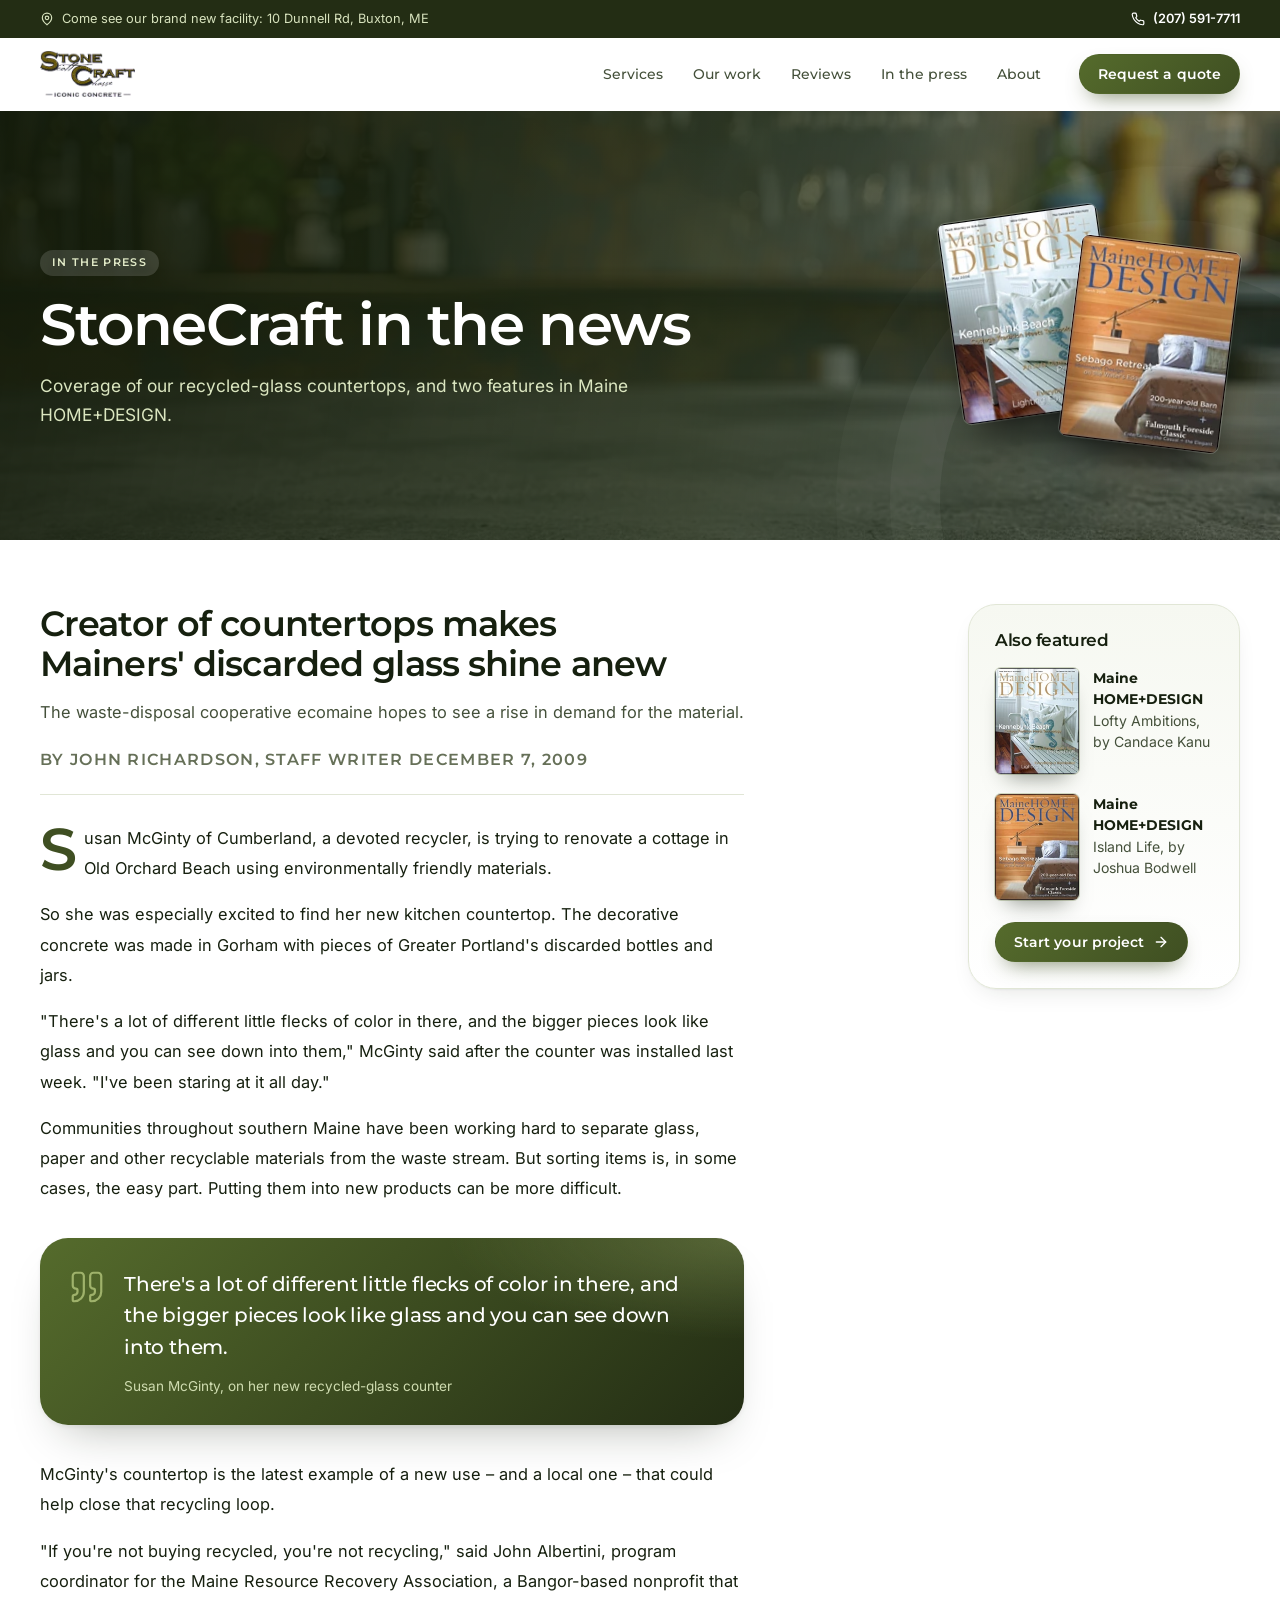
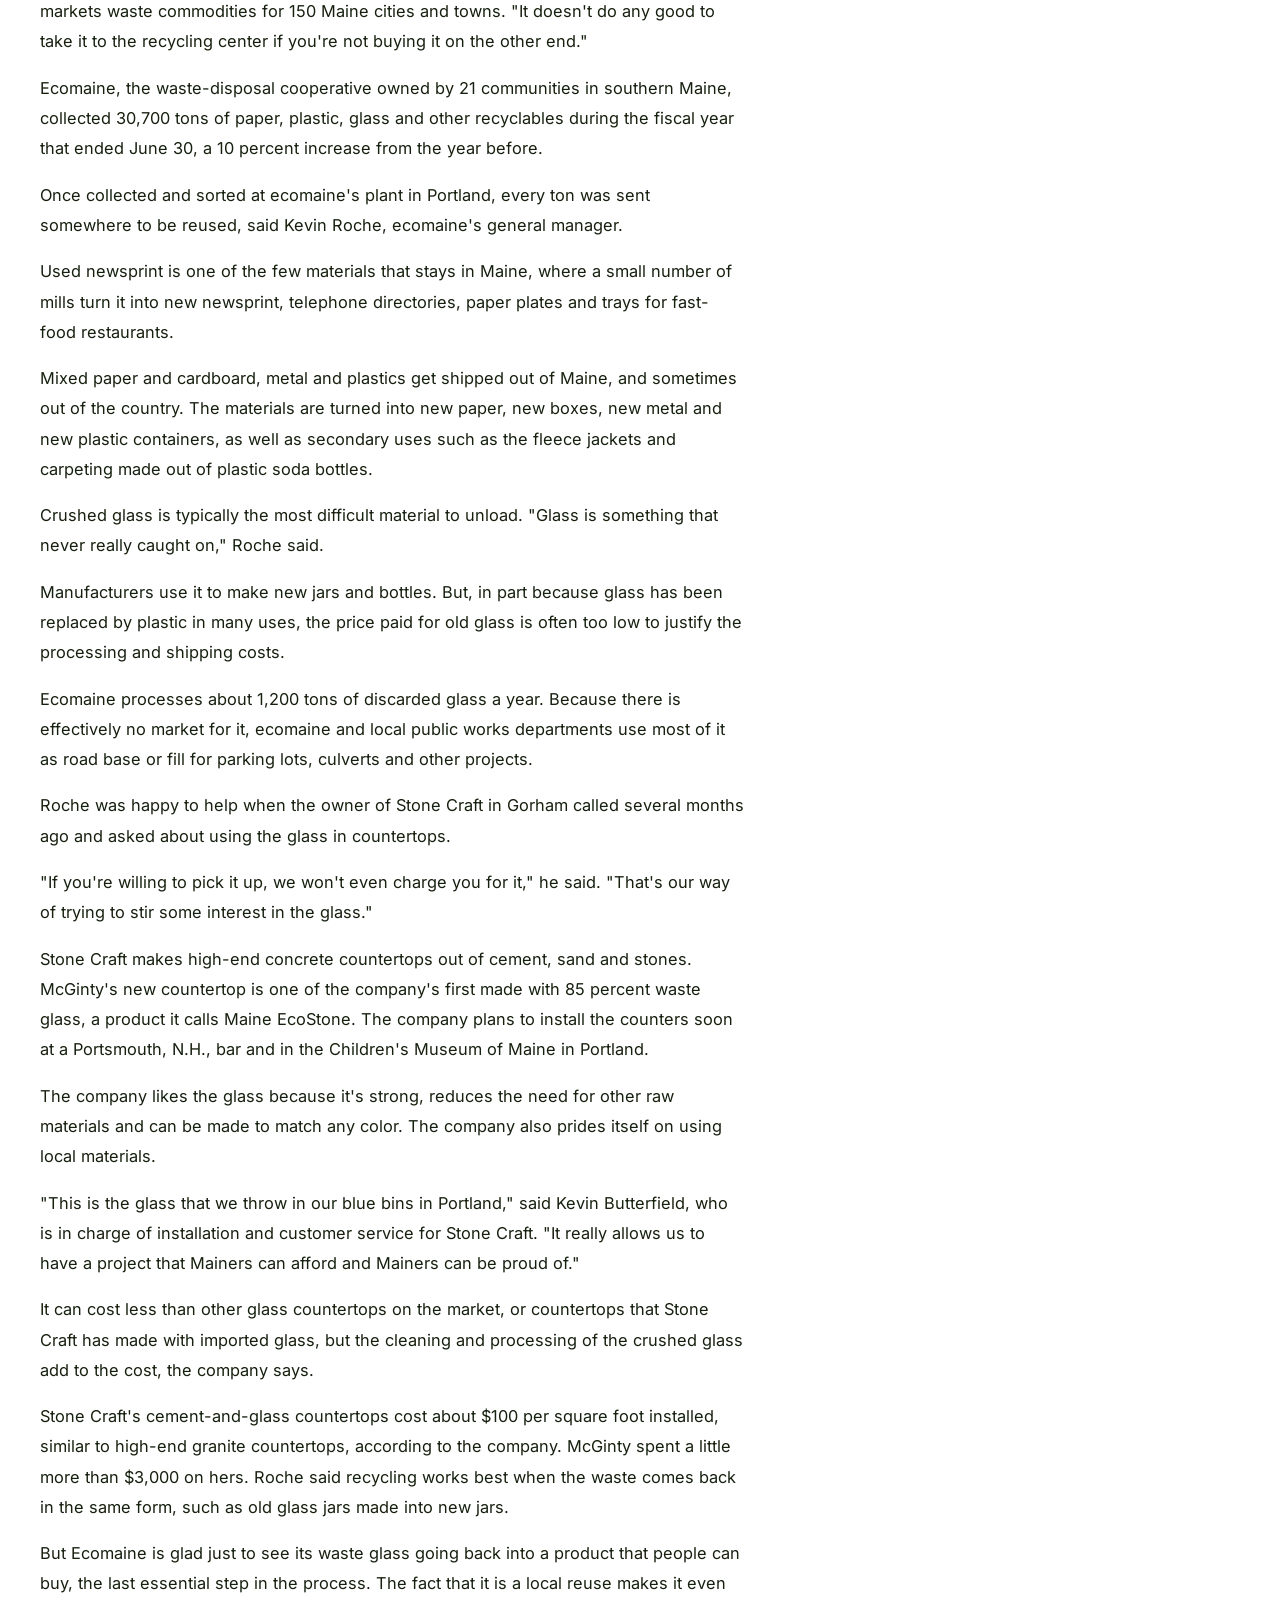
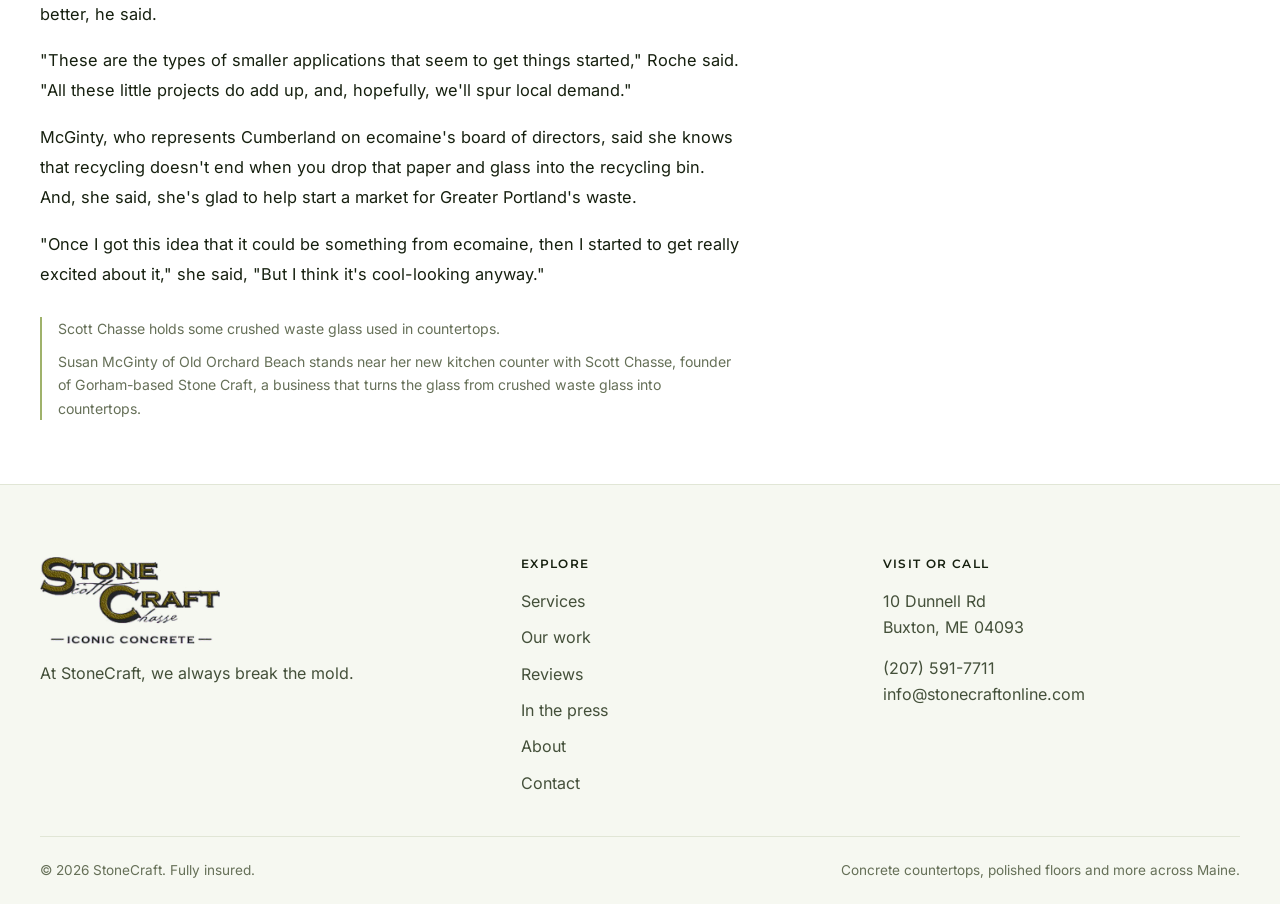
<file: in-the-press/index.html>
<!DOCTYPE html><html lang="en"><head><meta charSet="utf-8"/><meta http-equiv="x-ua-compatible" content="ie=edge"/><meta name="viewport" content="width=device-width, initial-scale=1, shrink-to-fit=no"/><meta name="generator" content="Gatsby 5.16.1"/><meta name="description" content="Press coverage of StoneCraft&#x27;s recycled-glass concrete countertops, and features in Maine HOME+DESIGN." data-gatsby-head="true"/><meta name="theme-color" content="#3f4f22" data-gatsby-head="true"/><meta property="og:type" content="website" data-gatsby-head="true"/><meta property="og:site_name" content="StoneCraft" data-gatsby-head="true"/><meta property="og:title" content="In the Press | StoneCraft Concrete, Maine" data-gatsby-head="true"/><meta property="og:description" content="Press coverage of StoneCraft&#x27;s recycled-glass concrete countertops, and features in Maine HOME+DESIGN." data-gatsby-head="true"/><meta property="og:url" content="https://stonecraftonline.com/in-the-press/" data-gatsby-head="true"/><meta property="og:image" content="https://stonecraftonline.com/og-image.jpg" data-gatsby-head="true"/><meta property="og:image:width" content="1200" data-gatsby-head="true"/><meta property="og:image:height" content="630" data-gatsby-head="true"/><meta name="twitter:card" content="summary_large_image" data-gatsby-head="true"/><meta name="twitter:title" content="In the Press | StoneCraft Concrete, Maine" data-gatsby-head="true"/><meta name="twitter:description" content="Press coverage of StoneCraft&#x27;s recycled-glass concrete countertops, and features in Maine HOME+DESIGN." data-gatsby-head="true"/><meta name="twitter:image" content="https://stonecraftonline.com/og-image.jpg" data-gatsby-head="true"/><style data-href="/styles.373edc6d37bbb97b595e.css" data-identity="gatsby-global-css">@font-face{font-display:swap;font-family:Inter;font-style:normal;font-weight:100 900;src:url(/fonts/inter-latin-wght-normal.woff2) format("woff2-variations")}@font-face{font-display:swap;font-family:Montserrat;font-style:normal;font-weight:100 900;src:url(/fonts/montserrat-latin-wght-normal.woff2) format("woff2-variations")}@font-face{font-display:swap;font-family:Montserrat;font-style:italic;font-weight:100 900;src:url(/fonts/montserrat-latin-wght-italic.woff2) format("woff2-variations")}:root{--bg:#fff;--soft:#f6f8f1;--mist:#edf1e3;--ink:#16200f;--ink-2:#44503a;--ink-3:#667058;--line:#e1e6d6;--line-2:#cfd6c0;--moss:#3f4f22;--moss-2:#556b2c;--moss-deep:#232d14;--leaf:#9fb26b;--font-head:"Montserrat",system-ui,-apple-system,"Segoe UI",Arial,sans-serif;--font-body:"Inter",system-ui,-apple-system,"Segoe UI",Arial,sans-serif;--shadow-sm:0 1px 2px rgba(22,32,15,.05),0 10px 28px -14px rgba(22,32,15,.18);--shadow:0 2px 4px rgba(22,32,15,.06),0 24px 48px -24px rgba(22,32,15,.35);--shadow-lg:0 2px 6px rgba(22,32,15,.06),0 40px 80px -36px rgba(22,32,15,.45);--header-h:72px;color-scheme:light}*,:after,:before{box-sizing:border-box}html{-webkit-text-size-adjust:100%;scroll-behavior:smooth;scroll-padding-top:calc(var(--header-h) + 16px)}body{-webkit-font-smoothing:antialiased;background:var(--bg);color:var(--ink);font:400 1rem/1.65 var(--font-body);margin:0;text-rendering:optimizeLegibility}img{display:block;height:auto;max-width:100%}a{color:inherit}h1,h2,h3{text-wrap:balance;font-family:var(--font-head);font-weight:600;letter-spacing:-.025em;line-height:1.12;margin:0}p{margin:0 0 1em}dd,dl,ol,ul{list-style:none;margin:0;padding:0}:focus-visible{border-radius:6px;outline:2px solid var(--moss);outline-offset:3px}::selection{background:var(--mist);color:var(--moss-deep)}.container{margin-inline:auto;width:min(100% - 40px,1200px)}@media (min-width:720px){.container{width:min(100% - 64px,1200px)}}.skip-link{background:var(--moss);border-radius:999px;color:#fff;font-weight:600;left:12px;padding:10px 16px;position:absolute;text-decoration:none;top:-80px;z-index:200}.skip-link:focus{top:12px}.eyebrow{background:var(--mist);border-radius:999px;color:var(--moss);display:inline-block;font:600 .7rem/1.2 var(--font-head);letter-spacing:.12em;margin:0 0 16px;padding:6px 12px;text-transform:uppercase}.eyebrow--light{background:hsla(0,0%,100%,.14);color:#e3ecc9}.chip{align-items:center;background:hsla(0,0%,100%,.8);border:1px solid var(--line);border-radius:999px;box-shadow:var(--shadow-sm);color:var(--ink-2);display:inline-flex;font:500 .82rem/1 var(--font-body);gap:10px;margin:0 0 22px;padding:8px 16px 8px 12px}.chip__dot{background:var(--moss-2);border-radius:50%;box-shadow:0 0 0 4px rgba(85,107,44,.18);height:8px;width:8px}.pill{background:var(--mist);border-radius:999px;color:var(--moss);display:inline-block;font:600 .7rem/1.3 var(--font-head);letter-spacing:.08em;margin:0 0 14px;padding:5px 12px;text-transform:uppercase}.pill--light{backdrop-filter:blur(6px);background:hsla(0,0%,100%,.2);color:#fff}.btn{align-items:center;border:1px solid transparent;border-radius:999px;cursor:pointer;display:inline-flex;font:600 .875rem/1 var(--font-head);gap:9px;justify-content:center;letter-spacing:.005em;min-height:46px;padding:0 24px;text-decoration:none;transition:transform .2s,box-shadow .2s,background .2s,border-color .2s,color .2s;white-space:nowrap}.btn--primary{background:linear-gradient(135deg,var(--moss-2),var(--moss));box-shadow:0 10px 22px -10px rgba(63,79,34,.75);color:#fff}.btn--primary:hover{box-shadow:0 14px 26px -10px rgba(63,79,34,.85);transform:translateY(-1px)}.btn--primary[disabled]{cursor:wait;opacity:.7}.btn--ghost{background:#fff;border-color:var(--line-2);color:var(--ink)}.btn--ghost:hover{border-color:var(--moss);color:var(--moss)}.btn--light{background:#fff;color:var(--moss-deep)}.btn--light:hover{box-shadow:0 12px 24px -12px rgba(0,0,0,.45);transform:translateY(-1px)}.btn--sm{min-height:40px;padding:0 18px}.btn--lg{font-size:.95rem;min-height:54px;padding:0 28px}.btn--block{width:100%}.link{align-items:center;color:var(--moss);display:inline-flex;font:600 .9rem/1.3 var(--font-head);gap:8px;text-decoration:none}.link:hover{text-decoration:underline;text-underline-offset:4px}.more-link{align-items:center;color:var(--moss);display:inline-flex;font:600 .9rem/1 var(--font-head);gap:12px;text-decoration:none}.more-link__arrow{background:var(--moss);border-radius:50%;color:#fff;display:grid;height:34px;place-items:center;transition:transform .25s;width:34px}.more-link:hover .more-link__arrow{transform:translateX(4px)}.more-link--light{color:#fff}.more-link--light .more-link__arrow{background:#fff;color:var(--moss-deep)}.topbar{background:var(--moss-deep);color:#d7e2bd;font-size:.8rem}.topbar__row{align-items:center;display:flex;gap:16px;justify-content:space-between;min-height:38px}.topbar p{margin:0}.topbar a,.topbar p{align-items:center;display:inline-flex;gap:8px;text-decoration:none}.topbar a{color:#fff;font-weight:600}@media (max-width:640px){.topbar p{display:none}.topbar__row{justify-content:center}}.site-header{backdrop-filter:blur(14px);background:hsla(0,0%,100%,.9);border-bottom:1px solid transparent;position:sticky;top:0;transition:border-color .2s,box-shadow .2s;z-index:100}.site-header.is-scrolled{border-bottom-color:var(--line);box-shadow:0 8px 24px -18px rgba(22,32,15,.4)}.site-header__bar{align-items:center;display:flex;gap:24px;height:var(--header-h)}.brand{line-height:0;margin-right:auto}.brand img{height:46px;width:auto}.nav{display:none;gap:2px}.nav a{border-radius:999px;color:var(--ink-2);font:500 .875rem/1 var(--font-head);padding:10px 14px;text-decoration:none;transition:background .2s,color .2s}.nav a:hover{background:var(--soft);color:var(--moss)}.site-header__cta{display:none}.menu-btn{background:#fff;border:1px solid var(--line);border-radius:50%;color:var(--ink);cursor:pointer;display:grid;height:44px;place-items:center;width:44px}.mobile-nav{background:#fff;border-top:1px solid var(--line);padding:4px 20px 22px}.mobile-nav nav{display:grid;margin-bottom:16px}.mobile-nav nav a{border-bottom:1px solid var(--line);font:500 1.05rem/1 var(--font-head);padding:15px 2px;text-decoration:none}@media (min-width:1000px){.nav,.site-header__cta{display:flex}.menu-btn,.mobile-nav{display:none!important}}.hero{background:radial-gradient(60% 55% at 88% 0,hsla(76,32%,56%,.28),transparent 70%),linear-gradient(180deg,#f8fbf2,#fff 92%);overflow:hidden;padding-block:clamp(36px,5vw,72px) clamp(104px,11vw,150px);position:relative}.hero__glow{background-image:radial-gradient(rgba(63,79,34,.16) 1.2px,transparent 1.4px);background-size:22px 22px;height:70%;inset:0 0 auto auto;-webkit-mask-image:linear-gradient(200deg,#000 10%,transparent 70%);mask-image:linear-gradient(200deg,#000 10%,transparent 70%);pointer-events:none;position:absolute;width:min(60%,720px)}.hero__grid{align-items:center;display:grid;gap:44px;position:relative}@media (min-width:980px){.hero__grid{gap:64px;grid-template-columns:1fr 1.02fr}}.hero h1{font-size:clamp(2.3rem,4.8vw,3.9rem);letter-spacing:-.035em;line-height:1.06;margin-bottom:22px}.hl{color:var(--moss-2);display:inline-block;font-style:italic;font-weight:600;letter-spacing:-.04em;padding-bottom:.08em;position:relative;white-space:nowrap}.hl:after{background:url("data:image/svg+xml;charset=utf-8,%3Csvg xmlns='http://www.w3.org/2000/svg' preserveAspectRatio='none' viewBox='0 0 300 24'%3E%3Cpath fill='none' stroke='%23b4d33c' stroke-linecap='round' stroke-width='6' d='M3 14c25-9 49 7 83-3s56-7 94 2 70 9 117-5'/%3E%3C/svg%3E") no-repeat 50% /100% 100%;bottom:-.12em;content:"";height:.3em;left:-1%;pointer-events:none;position:absolute;right:-2%}.hero__lead{color:var(--ink-2);font-size:1.1rem;max-width:32em}.hero__actions{gap:12px}.hero__actions,.hero__trust{display:flex;flex-wrap:wrap;margin-top:30px}.hero__trust{color:var(--ink-2);font:500 .88rem/1.3 var(--font-body);gap:10px 26px}.hero__trust li{align-items:center;display:flex;gap:8px}.hero__trust .icon{background:var(--mist);border-radius:50%;color:var(--moss);height:20px;padding:3px;width:20px}@media (max-width:480px){.hero__actions .btn{flex:1 1 100%}}.bento{display:grid;gap:14px;grid-template-columns:1.1fr 1fr;grid-template-rows:1fr 1fr;height:clamp(380px,44vw,580px)}.bento,.tile{position:relative}.tile{background:var(--mist);border-radius:26px;box-shadow:var(--shadow);margin:0;overflow:hidden}.tile img{height:100%;object-fit:cover;transition:transform .9s cubic-bezier(.2,.7,.2,1);width:100%}.tile:hover img{transform:scale(1.04)}.tile--a{grid-row:1/3}.tile__tag{backdrop-filter:blur(6px);background:hsla(0,0%,100%,.92);border-radius:999px;bottom:12px;color:var(--moss-deep);font:600 .72rem/1 var(--font-head);left:12px;letter-spacing:.02em;padding:7px 13px;position:absolute}.float{align-items:center;backdrop-filter:blur(10px);background:hsla(0,0%,100%,.94);border:1px solid hsla(0,0%,100%,.8);border-radius:18px;box-shadow:var(--shadow-lg);display:flex;gap:12px;left:-26px;padding:12px 18px 12px 12px;position:absolute;top:28px;z-index:2}.float__icon{background:var(--moss);border-radius:12px;color:#fff;display:grid;height:40px;place-items:center;width:40px}.float strong{display:block;font:600 .9rem/1.2 var(--font-head)}.float small{color:var(--ink-3);font-size:.78rem}@media (max-width:979px){.bento{grid-template-columns:1fr 1fr;grid-template-rows:auto;height:auto}.tile--a{aspect-ratio:4/3;grid-column:1/-1;grid-row:auto}.tile--b,.tile--c{aspect-ratio:1/1}.float{left:14px;top:14px}}.specs{margin-top:calc(clamp(64px, 7vw, 92px)*-1);position:relative;z-index:3}.specs__card{background:var(--line);border:1px solid var(--line);border-radius:26px;box-shadow:var(--shadow-lg);display:grid;gap:1px;grid-template-columns:repeat(2,1fr);overflow:hidden}@media (min-width:860px){.specs__card{grid-template-columns:repeat(4,1fr)}}.spec{background:#fff;padding:24px 26px}.spec dd{color:var(--moss-deep);font:600 clamp(1.35rem,2.4vw,1.8rem) /1.1 var(--font-head);font-variant-numeric:tabular-nums;letter-spacing:-.03em}.spec dd small{color:var(--ink-3);font:500 .9rem var(--font-body);letter-spacing:0;margin-left:5px}.spec dt{color:var(--ink-3);font:400 .84rem/1.4 var(--font-body);margin-top:8px}.section{padding-block:clamp(72px,9vw,128px)}.section--tight{padding-block:clamp(36px,5vw,72px)}.section--soft{background:var(--soft)}.section--mist{background:var(--mist)}.section-head{margin-bottom:clamp(32px,5vw,56px);max-width:46rem}.section-head h2{font-size:clamp(1.8rem,3.5vw,2.7rem)}.section-head__lead{color:var(--ink-2);font-size:1.08rem;margin:18px 0 0}.section-head--light h2{color:#fff}.section-head--light .section-head__lead{color:#d4dfb8}.section-head--light .eyebrow{background:hsla(0,0%,100%,.14);color:#e3ecc9}.svc-bento{display:grid;gap:20px;grid-template-columns:repeat(12,1fr)}.card{border-radius:30px;grid-column:span 12;overflow:hidden;position:relative}@media (min-width:960px){.card--hero{grid-column:span 7}.card--tall{grid-column:span 5}.card--mosaic{grid-column:span 7}}.card h3{font-size:1.5rem;margin-bottom:12px}.card p:not(.pill){color:var(--ink-2)}.card--hero{align-items:flex-end;background:var(--moss-deep);color:#fff;display:flex;min-height:460px}@media (min-width:960px){.card--hero{min-height:600px}}.card--hero>img{height:100%;inset:0;object-fit:cover;position:absolute;transition:transform 1s cubic-bezier(.2,.7,.2,1);width:100%}.card--hero:hover>img{transform:scale(1.03)}.card--hero:after{background:linear-gradient(180deg,rgba(14,22,8,0) 25%,rgba(14,22,8,.88));content:"";inset:0;position:absolute}.card--hero__body{padding:clamp(24px,3.4vw,40px);position:relative;z-index:1}.card--hero h3{font-size:clamp(1.7rem,3vw,2.3rem)}.card--hero p:not(.pill){color:#e7efd3;max-width:30em}.card--tall{background:#fff;border:1px solid var(--line);box-shadow:var(--shadow-sm);display:flex;flex-direction:column}.card__media{aspect-ratio:16/10;background:var(--mist);overflow:hidden}.card__media img{height:100%;object-fit:cover;transition:transform .9s cubic-bezier(.2,.7,.2,1);width:100%}.card--tall:hover .card__media img{transform:scale(1.04)}.card__media--duo{display:grid;gap:4px;grid-template-columns:1.3fr 1fr}.card__body{align-items:flex-start;display:flex;flex:1 1;flex-direction:column;padding:24px 28px 30px}.ticks{display:grid;font-size:.93rem;gap:9px;margin:6px 0 22px}.ticks li{align-items:center;display:flex;gap:10px}.ticks .icon{color:var(--moss);flex:none}.card--hero .ticks .icon{color:var(--leaf)}.card--hero .more-link{color:#fff}.card--hero .more-link__arrow{background:#fff;color:var(--moss-deep)}.card--mosaic{background:radial-gradient(70% 80% at 100% 0,hsla(76,32%,56%,.38),transparent 60%),linear-gradient(135deg,var(--moss-2),var(--moss-deep));color:#fff;display:flex;flex-direction:column;gap:22px;padding:clamp(24px,3.4vw,38px)}.card--mosaic h3{font-size:clamp(1.5rem,2.6vw,2rem);margin-bottom:8px}.card--mosaic .mosaic__head p:not(.pill){color:#dbe6c0;margin:0;max-width:30em}.mosaic{display:grid;flex:1 1;gap:10px;grid-auto-rows:minmax(110px,1fr);grid-template-columns:repeat(2,1fr)}@media (min-width:560px){.mosaic{grid-template-columns:repeat(3,1fr)}}.mosaic__tile{align-items:flex-end;background:hsla(0,0%,100%,.09);border:1px solid hsla(0,0%,100%,.2);border-radius:20px;display:flex;font:600 .86rem/1.25 var(--font-head);overflow:hidden;padding:14px 16px;position:relative;transition:transform .35s,background .35s,border-color .35s}.mosaic__tile:hover{background:hsla(0,0%,100%,.16);border-color:hsla(0,0%,100%,.45);transform:translateY(-3px)}.mosaic__tile>span{position:relative;z-index:1}.mosaic__tile>.icon{background:hsla(0,0%,100%,.16);border-radius:12px;color:#eef5d4;height:38px;left:16px;padding:8px;position:absolute;top:16px;width:38px}.mosaic__tile--img img{height:100%;inset:0;object-fit:cover;position:absolute;transition:transform .8s cubic-bezier(.2,.7,.2,1);width:100%}.mosaic__tile--img:hover img{transform:scale(1.07)}.mosaic__tile--img:after{background:linear-gradient(180deg,rgba(14,22,8,.05) 35%,rgba(14,22,8,.82));content:"";inset:0;position:absolute}.chips{display:flex;flex-wrap:wrap;gap:8px;margin:22px 0 26px}.chips li{background:hsla(0,0%,100%,.12);border:1px solid hsla(0,0%,100%,.28);border-radius:999px;color:#fff;font-size:.88rem;padding:8px 15px}.chips--light{margin:0}.chips--light li{background:#fff;border-color:var(--line);color:var(--ink-2)}.masonry{column-count:2;column-gap:14px}@media (min-width:760px){.masonry{column-count:3}}@media (min-width:1100px){.masonry{column-count:4}}.masonry li{break-inside:avoid;margin-bottom:14px}.masonry img{background:var(--mist);border-radius:18px;box-shadow:var(--shadow-sm);transition:transform .4s,box-shadow .4s;width:100%}.masonry img:hover{box-shadow:var(--shadow);transform:translateY(-3px)}#work{overflow-x:clip}.notes{margin-top:clamp(48px,6vw,80px)}.notes__head{align-items:flex-end;display:flex;gap:16px;justify-content:space-between;margin-bottom:22px}.notes__head .eyebrow{margin-bottom:10px}.notes__head h3{font-size:clamp(1.45rem,2.8vw,2rem)}.notes__nav{display:flex;flex:none;gap:10px}.notes__nav button{background:#fff;border:1px solid var(--line-2);border-radius:50%;color:var(--moss);cursor:pointer;display:grid;height:46px;place-items:center;transition:background .2s,color .2s,border-color .2s,transform .2s;width:46px}.notes__nav button:hover{background:var(--moss);border-color:var(--moss);color:#fff;transform:translateY(-1px)}.notes__track{--gut:20px;-webkit-overflow-scrolling:touch;counter-reset:note;display:flex;gap:16px;margin-inline:calc(50% - 50vw);overflow-x:auto;padding:8px calc(50vw - 50%) 26px;scroll-padding-inline:var(--gut);scroll-snap-type:x mandatory;scrollbar-color:var(--line-2) transparent;scrollbar-width:thin}@media (min-width:720px){.notes__track{--gut:max(32px,calc(50vw - 600px))}}.note{background:#fff;border:1px solid var(--line);border-radius:28px;box-shadow:var(--shadow-sm);display:flex;flex:0 0 min(84%,350px);flex-direction:column;gap:12px;padding:26px 26px 22px;position:relative;scroll-snap-align:start;transition:transform .3s,box-shadow .3s,border-color .3s}.note:hover{border-color:var(--line-2);box-shadow:var(--shadow);transform:translateY(-5px)}.note:after{color:rgba(63,79,34,.14);content:counter(note,decimal-leading-zero);counter-increment:note;font:600 1.7rem/1 var(--font-head);letter-spacing:-.04em;position:absolute;right:24px;top:20px}.note__tag{align-self:flex-start;background:var(--mist);border-radius:999px;color:var(--moss);font:600 .68rem/1.2 var(--font-head);letter-spacing:.1em;padding:5px 11px;text-transform:uppercase}.note h4{color:var(--moss-deep);font:600 1.1rem/1.3 var(--font-head);letter-spacing:-.015em;margin:4px 0 0;max-width:14em}.note p{color:var(--ink-2);flex:1 1;font-size:.93rem;line-height:1.7;margin:0}.note__colors{border-top:1px dashed var(--line-2);color:var(--ink-3);display:flex;flex-wrap:wrap;font-size:.8rem;gap:6px 14px;padding-top:14px}.note__colors span{align-items:center;display:inline-flex;gap:7px}.note__colors i{border-radius:50%;box-shadow:inset 0 0 0 1px rgba(0,0,0,.16);height:16px;width:16px}.colors{background:#fff;border:1px solid var(--line);border-radius:32px;margin-top:clamp(28px,4vw,44px);overflow:hidden;padding-block:clamp(22px,3.5vw,32px)}.colors__top{align-items:center;display:flex;flex-wrap:wrap;gap:8px 24px;justify-content:space-between;margin-bottom:20px;padding-inline:clamp(22px,3.5vw,34px)}.colors__top .eyebrow{margin:0}.colors__hint{color:var(--ink-3);font-size:.82rem;margin:0}.marquee{-webkit-mask-image:linear-gradient(90deg,transparent,#000 7%,#000 93%,transparent);mask-image:linear-gradient(90deg,transparent,#000 7%,#000 93%,transparent);overflow:hidden}.marquee__track{animation:marquee 52s linear infinite;display:flex;width:max-content}.marquee:hover .marquee__track{animation-play-state:paused}.marquee__track li{align-items:center;background:var(--soft);border:1px solid var(--line);border-radius:999px;color:var(--moss-deep);display:flex;font:600 .88rem/1 var(--font-head);gap:12px;margin-right:12px;padding:8px 22px 8px 8px;transition:background .2s,border-color .2s;white-space:nowrap}.marquee__track li:hover{background:#fff;border-color:var(--line-2)}.swatch{border-radius:50%;box-shadow:inset 0 0 0 1px rgba(0,0,0,.14),inset 0 -8px 12px rgba(0,0,0,.08);height:40px;width:40px}@keyframes marquee{to{transform:translateX(-50%)}}.facts{display:grid;gap:16px}@media (min-width:640px){.facts{grid-template-columns:repeat(2,1fr)}.fact--stat:first-child,.fact--wide{grid-column:1/-1}}@media (min-width:1000px){.facts{grid-template-columns:repeat(12,1fr)}.fact{grid-column:span 3}.fact--stat:first-child{grid-column:span 6}.fact--stat{grid-column:span 3}.fact--wide{grid-column:1/-1}}.fact{background:#fff;border:1px solid var(--line);border-radius:28px;overflow:hidden;padding:26px;position:relative;transition:transform .3s,border-color .3s,box-shadow .3s}.fact:before{background:linear-gradient(90deg,var(--leaf),var(--moss-2));content:"";height:3px;inset:0 0 auto;position:absolute;transform:scaleX(0);transform-origin:left;transition:transform .45s}.fact:hover{border-color:var(--line-2);box-shadow:var(--shadow);transform:translateY(-4px)}.fact:hover:before{transform:scaleX(1)}.fact__icon{background:var(--mist);border-radius:15px;color:var(--moss);display:grid;height:46px;margin-bottom:18px;place-items:center;transition:background .3s,color .3s,transform .3s;width:46px}.fact:hover .fact__icon{background:var(--moss);color:#fff;transform:rotate(-6deg)}.fact h3{font-size:1.08rem;margin-bottom:8px}.fact p{color:var(--ink-2);font-size:.93rem;line-height:1.7;margin:0}.fact--stat{background:linear-gradient(180deg,var(--mist),#fff 70%)}.fact__stat{color:var(--moss)!important;font:600 clamp(2.1rem,4.2vw,3rem) /1 var(--font-head)!important;letter-spacing:-.045em;margin:0 0 14px!important}.fact__stat small{color:var(--moss-2);font-size:.42em;font-weight:600;letter-spacing:0;margin-left:6px}.fact--stat:first-child,.fact--wide{background:radial-gradient(70% 90% at 100% 0,hsla(76,32%,56%,.36),transparent 60%),linear-gradient(135deg,var(--moss-2),var(--moss-deep));border-color:transparent;color:#fff}.fact--stat:first-child:after,.fact--wide:after{border-radius:50%;bottom:-110px;box-shadow:0 0 0 36px hsla(0,0%,100%,.04),0 0 0 76px hsla(0,0%,100%,.03);content:"";height:300px;pointer-events:none;position:absolute;right:-80px;width:300px}.fact--stat:first-child .fact__icon,.fact--wide .fact__icon{background:hsla(0,0%,100%,.16);color:#eef5d4}.fact--stat:first-child:hover .fact__icon,.fact--wide:hover .fact__icon{background:#fff;color:var(--moss-deep)}.fact--stat:first-child .fact__stat,.fact--stat:first-child .fact__stat small{color:#fff!important}.fact--stat:first-child .fact__stat small{color:var(--leaf)!important}.fact--stat:first-child h3,.fact--wide h3{color:#fff}.fact--stat:first-child p,.fact--wide p{color:#dbe6c0}.fact--wide h3{font-size:clamp(1.4rem,2.6vw,1.9rem)}.fact--wide .chips{margin:20px 0 0}@media (min-width:860px){.fact--wide{align-items:center;column-gap:56px;display:grid;grid-template-columns:1fr 1.15fr;padding:36px 40px}.fact--wide>*{grid-column:1}.fact--wide .chips{grid-column:2;grid-row:1/span 3;margin:0}}.section--green{background:radial-gradient(60% 70% at 100% 0,hsla(76,32%,56%,.22),transparent 60%),linear-gradient(150deg,var(--moss) 0,var(--moss-deep) 100%);color:#fff;overflow:hidden;position:relative}.section--green>.container{position:relative;z-index:1}.orb{animation:drift 16s ease-in-out infinite alternate;border-radius:50%;filter:blur(54px);pointer-events:none;position:absolute}.orb--a{background:hsla(76,32%,56%,.3);height:440px;left:28%;top:-140px;width:440px}.orb--b{animation-delay:-6s;background:hsla(0,0%,100%,.08);bottom:-160px;height:380px;right:8%;width:380px}.deco{color:hsla(0,0%,100%,.07);pointer-events:none;position:absolute}.deco--a{right:-90px;top:-70px;transform:rotate(18deg)}.deco--b{bottom:-110px;left:-70px;transform:rotate(-32deg)}@keyframes drift{to{transform:translate3d(30px,24px,0) scale(1.08)}}.green{display:grid;gap:16px}@media (min-width:640px){.green{grid-template-columns:repeat(2,1fr)}.gcard--feature,.gcard--wide{grid-column:1/-1}}@media (min-width:1000px){.green{grid-template-columns:repeat(12,1fr)}.gcard{grid-column:span 4}.gcard:nth-child(3){grid-column:span 3}.gcard--feature{grid-column:span 5;grid-row:span 2}.gcard--wide{grid-column:span 7}}.gcard{backdrop-filter:blur(10px);background:hsla(0,0%,100%,.07);border:1px solid hsla(0,0%,100%,.16);border-radius:30px;overflow:hidden;padding:28px;position:relative;transition:transform .35s,background .35s,border-color .35s,box-shadow .35s}.gcard:hover{background:hsla(0,0%,100%,.12);border-color:hsla(0,0%,100%,.4);box-shadow:0 30px 50px -28px rgba(0,0,0,.6);transform:translateY(-6px)}.gcard__icon{background:hsla(0,0%,100%,.14);border-radius:16px;color:#eef5d4;display:grid;height:50px;margin-bottom:20px;place-items:center;transition:transform .35s,background .35s,color .35s;width:50px}.gcard:hover .gcard__icon{background:#fff;color:var(--moss-deep);transform:rotate(-8deg) scale(1.08)}.gcard h3{color:#fff;font-size:1.15rem;margin-bottom:8px}.gcard p{color:#d4dfb8;font-size:.95rem;line-height:1.7;margin:0}.gcard--feature{background:linear-gradient(160deg,#fff,#eef3df);border-color:transparent;display:flex;flex-direction:column;justify-content:flex-end;min-height:340px;padding:clamp(28px,4vw,42px)}.gcard--feature:hover{background:linear-gradient(160deg,#fff,#e4ecd0)}.gcard--feature:after,.gcard--feature:before{background:linear-gradient(135deg,hsla(76,32%,56%,.5),rgba(85,107,44,.12));content:"";pointer-events:none;position:absolute;transition:transform .6s cubic-bezier(.2,.7,.2,1)}.gcard--feature:before{clip-path:polygon(30% 0,100% 18%,82% 100%,0 72%);height:190px;right:-20px;top:-30px;width:190px}.gcard--feature:after{clip-path:polygon(50% 0,100% 60%,40% 100%,0 40%);height:110px;opacity:.8;right:70px;top:90px;width:110px}.gcard--feature:hover:before{transform:rotate(8deg) translate(-6px,6px)}.gcard--feature:hover:after{transform:rotate(-12deg) translate(8px,-4px)}.gcard--feature .gcard__icon{background:var(--moss);color:#fff;left:28px;margin:0;position:absolute;top:28px}.gcard--feature:hover .gcard__icon{background:var(--moss-2);color:#fff}.gcard__stat{color:var(--moss)!important;font:600 clamp(4rem,8vw,6.4rem) /.9 var(--font-head)!important;letter-spacing:-.06em;margin:0 0 14px!important}.gcard__stat small{color:var(--moss-2);display:block;font:600 .78rem/1.35 var(--font-head);letter-spacing:.1em;margin-top:12px;max-width:14em;text-transform:uppercase}.gcard--feature h3{color:var(--moss-deep)}.gcard--feature p{color:var(--ink-2)}.gcard:nth-child(3){background:linear-gradient(160deg,#b7c97c,#8ea45a);border-color:transparent}.gcard:nth-child(3):hover{background:linear-gradient(160deg,#c3d388,#9bb064)}.gcard:nth-child(3) .gcard__icon{background:rgba(35,45,20,.14);color:var(--moss-deep)}.gcard:nth-child(3) h3{color:var(--moss-deep)}.gcard:nth-child(3) p{color:#2f3b1b}.gcard--wide{align-content:center;column-gap:22px;display:grid;grid-template-columns:auto 1fr}.gcard--wide .gcard__icon{grid-row:1/span 2;margin:0}.press-card{align-items:center;background:radial-gradient(60% 80% at 100% 0,hsla(76,32%,56%,.42),transparent 60%),radial-gradient(45% 55% at 0 100%,hsla(0,0%,100%,.09),transparent 70%),linear-gradient(135deg,var(--moss-2),var(--moss-deep));border-radius:38px;box-shadow:var(--shadow-lg);color:#fff;display:grid;gap:36px;overflow:hidden;padding:clamp(32px,6vw,72px);position:relative}.press-card:before{background-image:linear-gradient(hsla(0,0%,100%,.055) 1px,transparent 0),linear-gradient(90deg,hsla(0,0%,100%,.055) 1px,transparent 0);background-size:46px 46px;content:"";inset:0;-webkit-mask-image:radial-gradient(70% 90% at 78% 15%,#000,transparent 75%);mask-image:radial-gradient(70% 90% at 78% 15%,#000,transparent 75%);pointer-events:none;position:absolute}.press-card__q{bottom:-70px;left:-34px}.press-card__n,.press-card__q{color:hsla(0,0%,100%,.07);pointer-events:none;position:absolute}.press-card__n{right:3%;top:-26px;transform:rotate(12deg)}@media (min-width:860px){.press-card{gap:80px;grid-template-columns:auto 1fr}}.press-card__covers{height:250px;margin-inline:auto;position:relative;width:min(100%,290px);z-index:1}@media (min-width:860px){.press-card__covers{height:330px;width:330px}}.press-card__covers img{border-radius:8px;box-shadow:0 30px 40px -16px rgba(0,0,0,.65),0 0 0 1px hsla(0,0%,100%,.2);height:auto;position:absolute;transition:transform .5s cubic-bezier(.2,.7,.2,1);width:150px}.press-card__covers img:first-child{left:4%;top:0;transform:rotate(-8deg)}.press-card__covers img:nth-child(2){left:38%;top:34px;transform:rotate(7deg)}@media (min-width:860px){.press-card__covers img{width:200px}.press-card__covers img:nth-child(2){left:42%;top:70px}}.press-card:hover .press-card__covers img:first-child{transform:rotate(-11deg) translate(-8px,-6px)}.press-card:hover .press-card__covers img:nth-child(2){transform:rotate(10deg) translate(8px,4px)}.press-card__copy{position:relative;z-index:1}.press-card h2{color:#fff;font-size:clamp(1.8rem,3.8vw,2.9rem);margin-bottom:8px;max-width:17em}.press-card__pull{border-left:3px solid var(--leaf);margin:24px 0 30px;max-width:34em;padding:2px 0 2px 22px}.press-card__pull p{color:#fff;font:500 clamp(1.05rem,1.9vw,1.3rem) /1.55 var(--font-head);letter-spacing:-.01em;margin:0 0 10px}.press-card__pull footer{color:#cfdcb0;font-size:.85rem}.section--reviews{background:linear-gradient(180deg,var(--soft),#fff 85%);overflow:hidden;position:relative}.section--reviews:before{background-image:radial-gradient(rgba(63,79,34,.14) 1.2px,transparent 1.5px);background-size:22px 22px;content:"";height:420px;inset:0 0 auto auto;-webkit-mask-image:linear-gradient(200deg,#000,transparent 70%);mask-image:linear-gradient(200deg,#000,transparent 70%);pointer-events:none;position:absolute;width:min(55%,640px)}.section--reviews>.container{position:relative}.reviews__head{align-items:end;display:grid;gap:4px 48px}@media (min-width:960px){.reviews__head{grid-template-columns:1fr minmax(0,24rem)}}.reviews__label{color:var(--ink-3);font:600 .72rem/1.3 var(--font-head);letter-spacing:.12em;margin:0 0 10px;text-transform:uppercase}.reviews__mentions{margin-bottom:clamp(32px,5vw,56px)}.mentions{display:flex;flex-wrap:wrap;gap:8px}.mentions li{align-items:center;background:#fff;border:1px solid var(--line-2);border-radius:999px;color:var(--moss-deep);display:inline-flex;font:600 .8rem/1.2 var(--font-head);gap:7px;padding:7px 14px 7px 10px}.mentions .icon{background:var(--moss);border-radius:50%;color:#fff;height:18px;padding:2px;width:18px}.rv-bento{align-items:stretch;display:grid;gap:18px}@media (min-width:1000px){.rv-bento{grid-template-columns:.92fr 1.08fr}}.rv-feature{background:radial-gradient(60% 70% at 100% 0,hsla(76,32%,56%,.36),transparent 60%),linear-gradient(150deg,var(--moss-2),var(--moss-deep));border-radius:36px;box-shadow:var(--shadow);color:#fff;display:flex;flex-direction:column;gap:24px;justify-content:space-between;margin:0;overflow:hidden;padding:clamp(28px,4.4vw,52px);position:relative}.rv-feature:after{border-radius:50%;bottom:-120px;box-shadow:0 0 0 38px hsla(0,0%,100%,.04),0 0 0 80px hsla(0,0%,100%,.03);content:"";height:320px;pointer-events:none;position:absolute;right:-90px;width:320px}.rv-feature__q,.rv-long__q{color:hsla(0,0%,100%,.1);pointer-events:none;position:absolute;right:22px;top:18px}.rv-feature__kicker{align-self:flex-start;background:hsla(0,0%,100%,.16);border-radius:999px;color:#eef5d4;display:inline-block;font:600 .68rem/1.2 var(--font-head);letter-spacing:.12em;margin:0;padding:6px 12px;text-transform:uppercase}.rv-feature blockquote{font:500 clamp(1.1rem,1.9vw,1.42rem) /1.6 var(--font-head);letter-spacing:-.012em;margin:0;position:relative}.rv-feature blockquote p{margin:0}.rv-feature figcaption{align-items:center;border-top:1px solid hsla(0,0%,100%,.18);display:flex;flex-wrap:wrap;gap:16px;justify-content:space-between;padding-top:22px;position:relative;z-index:1}.rv-grid,.rv-quad{display:grid;gap:16px}@media (min-width:640px){.rv-quad{grid-template-columns:repeat(2,1fr)}}@media (min-width:760px){.rv-grid{grid-template-columns:repeat(3,1fr)}}.rv-grid--all{column-count:1;column-gap:18px;display:block}@media (min-width:760px){.rv-grid--all{column-count:2}}@media (min-width:1100px){.rv-grid--all{column-count:3}}.rv{background:#fff;border:1px solid var(--line);border-radius:28px;box-shadow:var(--shadow-sm);display:flex;flex-direction:column;gap:14px;overflow:hidden;padding:26px 26px 24px;position:relative;transition:transform .3s,box-shadow .3s,border-color .3s}.rv:before{color:rgba(63,79,34,.1);content:"\201C";font:600 4.6rem/1 var(--font-head);pointer-events:none;position:absolute;right:20px;top:8px}.rv:hover{border-color:var(--line-2);box-shadow:var(--shadow);transform:translateY(-4px)}.rv-quad .rv:nth-child(2),.rv-quad .rv:nth-child(3){background:var(--mist);border-color:transparent}.rv-grid--all .rv{break-inside:avoid;margin-bottom:18px}.rv__top{align-items:center;display:flex;gap:12px}.rv__avatar{background:linear-gradient(135deg,var(--moss-2),var(--moss));border-radius:50%;box-shadow:0 0 0 4px var(--mist);color:#fff;display:grid;flex:none;font:600 1.05rem/1 var(--font-head);height:46px;place-items:center;width:46px}.rv__avatar--light{background:#fff;box-shadow:0 0 0 4px hsla(0,0%,100%,.18);color:var(--moss-deep)}.rv-quad .rv:nth-child(2) .rv__avatar,.rv-quad .rv:nth-child(3) .rv__avatar{box-shadow:0 0 0 4px #fff}.rv__who strong{display:block;font:600 .95rem/1.25 var(--font-head)}.rv__who small{color:var(--ink-3);font-size:.8rem}.rv-feature .rv__who small{color:#cfdcb0}.rv__title{color:var(--moss-deep);font:600 1.02rem/1.3 var(--font-head);margin:0;max-width:16em}.rv blockquote{color:var(--ink-2);flex:1 1;font-size:.95rem;line-height:1.75;margin:0;position:relative}.rv-cta{display:flex;flex-wrap:wrap;gap:12px;margin-top:34px}.group-title{align-items:center;display:flex;font-size:clamp(1.4rem,2.6vw,1.9rem);gap:16px;margin-bottom:28px}.group-title:after{background:linear-gradient(90deg,var(--line-2),transparent);content:"";flex:1 1;height:1px}.rv-long{background:radial-gradient(60% 90% at 100% 0,hsla(76,32%,56%,.3),transparent 60%),var(--mist);border-radius:34px;column-gap:52px;columns:22rem 2;margin-bottom:28px;overflow:hidden;padding:clamp(26px,4vw,46px);position:relative}.rv-long__q{color:rgba(63,79,34,.1)}.rv-long .rv-feature__kicker{background:#fff;color:var(--moss);column-span:all}.rv-long h3{column-span:all;font-size:clamp(1.3rem,2.4vw,1.7rem);margin:18px 0}.rv-long p{color:var(--moss-deep);line-height:1.8}.rv-long p:last-child{margin-bottom:0}.page-head{background:linear-gradient(180deg,var(--soft),#fff);padding-block:clamp(40px,6vw,80px) clamp(8px,2vw,24px)}.page-head h1{font-size:clamp(2rem,4.4vw,3rem)}.page-head__lead{color:var(--ink-2);font-size:1.08rem;margin:16px 0 0;max-width:40em}.page-head--image{background-color:var(--moss-deep);background-image:linear-gradient(100deg,rgba(20,28,11,.94) 0,rgba(35,45,20,.8) 55%,rgba(35,45,20,.5) 100%),var(--ph);background-position:50%;background-size:cover;color:#fff;overflow:hidden;padding-block:clamp(56px,8vw,110px) clamp(48px,6vw,84px);position:relative}.page-head--image:after{border-radius:50%;bottom:-190px;box-shadow:0 0 0 50px hsla(0,0%,100%,.03),0 0 0 104px hsla(0,0%,100%,.02);content:"";height:460px;pointer-events:none;position:absolute;right:-120px;width:460px}.page-head--image .container{position:relative;z-index:1}.page-head--image h1{color:#fff;font-size:clamp(2.2rem,5vw,3.6rem)}.page-head--image .page-head__lead{color:#dbe6c0}.page-head--image .mentions{margin-top:28px}.page-head--image .mentions li{backdrop-filter:blur(6px);background:hsla(0,0%,100%,.1);border-color:hsla(0,0%,100%,.24);color:#fff}.page-head--image .mentions .icon{background:var(--leaf);color:var(--moss-deep)}.page-head__row{align-items:center;display:grid;gap:28px}@media (min-width:860px){.page-head__row{gap:64px;grid-template-columns:1fr auto}}.page-head__covers{display:none;height:250px;position:relative;width:290px}@media (min-width:860px){.page-head__covers{display:block}}.page-head__covers img{border-radius:8px;box-shadow:0 28px 38px -16px rgba(0,0,0,.7),0 0 0 1px hsla(0,0%,100%,.22);height:auto;position:absolute;width:160px}.page-head__covers img:first-child{left:0;top:0;transform:rotate(-8deg)}.page-head__covers img:nth-child(2){left:120px;top:30px;transform:rotate(7deg)}.press{display:grid;gap:48px}@media (min-width:960px){.press{align-items:start;grid-template-columns:minmax(0,44rem) 17rem;justify-content:space-between}}.article h2{font-size:clamp(1.6rem,3vw,2.2rem);margin-bottom:14px}.article__deck{color:var(--ink-2);font-size:1.14rem;line-height:1.7}.article__by{border-bottom:1px solid var(--line);color:var(--ink-3);font:600 .76rem/1.4 var(--font-head);letter-spacing:.08em;margin-bottom:28px;padding-bottom:20px;text-transform:uppercase}.article p{font-size:1.02rem;line-height:1.85}.article__by+p:first-letter{color:var(--moss);float:left;font:600 3.7rem/.8 var(--font-head);margin:.06em .12em 0 0}.article__pull{background:radial-gradient(70% 90% at 100% 0,hsla(76,32%,56%,.36),transparent 60%),linear-gradient(135deg,var(--moss-2),var(--moss-deep));border-radius:28px;box-shadow:var(--shadow);color:#fff;margin:34px 0;overflow:hidden;padding:30px 32px 28px 84px;position:relative}.article__pull>.icon{color:var(--leaf);height:38px;left:28px;position:absolute;top:30px;width:38px}.article .article__pull p{color:#fff;font:500 clamp(1.05rem,2vw,1.28rem) /1.55 var(--font-head);letter-spacing:-.01em;margin:0 0 12px}.article__pull footer{color:#cfdcb0;font-size:.85rem}.article__captions{border-left:2px solid var(--leaf);color:var(--ink-3);display:grid;font-size:.88rem;gap:10px;margin-top:28px;padding-left:16px}.press-aside{background:linear-gradient(180deg,var(--soft),#fff);border:1px solid var(--line);border-radius:28px;box-shadow:var(--shadow-sm);padding:26px;position:relative}@media (min-width:960px){.press-aside{position:sticky;top:calc(var(--header-h) + 24px)}}.press-aside h3{font-size:1.05rem;margin-bottom:18px}.press-aside ul{display:grid;gap:20px;margin-bottom:22px}.press-aside li{align-items:flex-start;display:flex;gap:14px}.press-aside img{border-radius:6px;box-shadow:0 14px 22px -12px rgba(22,32,15,.5),0 0 0 1px var(--line-2);flex:none;height:auto;transition:transform .35s;width:84px}.press-aside li:hover img{transform:rotate(-3deg) translateY(-3px)}.press-aside p{color:var(--ink-2);font-size:.88rem;line-height:1.5;margin:0}.press-aside strong{color:var(--ink);display:block;font-family:var(--font-head)}.about{align-items:center;display:grid;gap:56px}@media (min-width:900px){.about{gap:80px;grid-template-columns:1fr minmax(0,33rem)}}.about__copy p{color:var(--ink-2);max-width:38em}.about .section-head{margin-bottom:24px}.about__motto{border-top:1px solid var(--line);color:var(--moss)!important;font:600 1.1rem/1.4 var(--font-head);margin-top:28px;padding-top:20px}.about__figure{margin:0;position:relative;z-index:0}.about__figure:before{background:linear-gradient(135deg,var(--mist),hsla(76,32%,56%,.4));border-radius:34px;content:"";inset:22px -20px -22px 20px;position:absolute;z-index:-1}.about__figure:after{background-image:radial-gradient(rgba(63,79,34,.28) 1.6px,transparent 1.9px);background-size:16px 16px;content:"";height:120px;left:-22px;position:absolute;top:-22px;width:120px;z-index:-1}.about__figure img{aspect-ratio:3/2;border-radius:30px;box-shadow:var(--shadow-lg);object-fit:cover;width:100%}.about__badge{align-items:center;backdrop-filter:blur(8px);background:hsla(0,0%,100%,.92);border-radius:999px;box-shadow:var(--shadow-sm);color:var(--moss-deep);display:inline-flex;font:600 .78rem/1 var(--font-head);gap:8px;left:16px;padding:9px 15px 9px 12px;position:absolute;top:16px}.about__badge .icon{color:var(--moss-2)}.about__figure figcaption{color:var(--ink-3);font-size:.85rem;margin-top:18px}.contact-section{background-color:var(--moss-deep);background-image:radial-gradient(60% 80% at 100% 0,hsla(76,32%,56%,.38),transparent 62%),linear-gradient(135deg,rgba(63,79,34,.93),rgba(28,37,16,.97)),url(/images/floors.webp);background-position:50%;background-size:auto,auto,cover;color:#fff;isolation:isolate;overflow:hidden;padding-block:clamp(72px,9vw,128px);position:relative}.contact-section:before{background-image:radial-gradient(hsla(0,0%,100%,.17) 1.2px,transparent 1.5px);background-size:26px 26px;content:"";inset:0;-webkit-mask-image:linear-gradient(115deg,transparent 15%,#000 95%);mask-image:linear-gradient(115deg,transparent 15%,#000 95%);position:absolute;z-index:-1}.contact-section__ring{border:1px solid hsla(0,0%,100%,.12);border-radius:50%;pointer-events:none;position:absolute;z-index:-1}.contact-section__ring--a{box-shadow:0 0 0 60px hsla(0,0%,100%,.025),0 0 0 124px hsla(0,0%,100%,.02);height:640px;right:-210px;top:-260px;width:640px}.contact-section__ring--b{bottom:-230px;box-shadow:0 0 0 46px hsla(0,0%,100%,.025);height:440px;left:-170px;width:440px}.contact{align-items:center;display:grid;gap:44px}@media (min-width:960px){.contact{gap:80px;grid-template-columns:.9fr 1.1fr}}.contact .section-head{margin-bottom:30px}.contact__list{display:grid;gap:14px}.contact__list li{align-items:center;backdrop-filter:blur(8px);background:hsla(0,0%,100%,.07);border:1px solid hsla(0,0%,100%,.14);border-radius:22px;display:flex;gap:16px;padding:14px 18px 14px 14px;transition:background .3s,border-color .3s,transform .3s}.contact__list li:hover{background:hsla(0,0%,100%,.12);border-color:hsla(0,0%,100%,.34);transform:translateX(4px)}.contact__icon{background:hsla(0,0%,100%,.14);border-radius:16px;color:#eef5d4;display:grid;flex:none;height:48px;place-items:center;width:48px}.contact__list small{color:#b9c79a;display:block;font:600 .7rem/1.4 var(--font-head);letter-spacing:.12em;text-transform:uppercase}.contact__list a{color:#fff;font:500 1.05rem/1.4 var(--font-head);overflow-wrap:anywhere;text-decoration:none}.contact__list a:hover{text-decoration:underline;text-underline-offset:4px}.contact__card{background:#fff;border-radius:32px;box-shadow:0 40px 80px -30px rgba(0,0,0,.6),0 0 0 8px hsla(0,0%,100%,.08);color:var(--ink);padding:clamp(24px,4vw,42px)}.contact__card h3{font-size:1.4rem;margin-bottom:22px}.form{display:grid;gap:16px}@media (min-width:640px){.form{grid-template-columns:1fr 1fr}.field--wide,.form__note,.form__submit{grid-column:1/-1}}.field label{color:var(--ink);display:block;font:600 .8rem/1.3 var(--font-head);margin-bottom:7px}.field label span{color:var(--ink-3);font-weight:400}.field input,.field select,.field textarea{background:var(--soft);border:1px solid var(--line-2);border-radius:14px;color:var(--ink);font:400 1rem/1.4 var(--font-body);min-height:48px;padding:12px 16px;transition:border-color .2s,box-shadow .2s,background .2s;width:100%}.field textarea{min-height:116px;resize:vertical}.field input:focus,.field select:focus,.field textarea:focus{background:#fff;border-color:var(--moss);box-shadow:0 0 0 4px rgba(63,79,34,.16);outline:none}.field select{appearance:none;background-image:url("data:image/svg+xml;charset=utf-8,%3Csvg xmlns='http://www.w3.org/2000/svg' width='18' height='18' fill='none' stroke='%233f4f22' stroke-linecap='round' stroke-linejoin='round' stroke-width='2' viewBox='0 0 24 24'%3E%3Cpath d='m6 9 6 6 6-6'/%3E%3C/svg%3E");background-position:right 16px center;background-repeat:no-repeat;padding-right:42px}.hp{height:1px;left:-9999px;overflow:hidden;position:absolute;width:1px}.form__submit{min-height:52px}.form__note{color:var(--ink-3);font-size:.88rem;margin:0}.form__note.is-success{color:var(--moss);font-weight:500}.form__note.is-error{color:#a3281c;font-weight:500}.footer{background:var(--soft);border-top:1px solid var(--line);color:var(--ink-2);padding-top:clamp(48px,6vw,72px)}.footer__grid{display:grid;gap:36px;padding-bottom:40px}@media (min-width:760px){.footer__grid{gap:64px;grid-template-columns:1.4fr 1fr 1.2fr}}.footer__brand img{height:auto;margin-bottom:16px;width:180px}.footer__brand p{margin:0;max-width:22em}.footer__col h2{color:var(--ink);font:600 .72rem/1.3 var(--font-head);letter-spacing:.12em;margin-bottom:16px;text-transform:uppercase}.footer__col ul{display:grid;gap:10px}.footer__col a{text-decoration:none}.footer__col a:hover{color:var(--moss);text-decoration:underline;text-underline-offset:3px}.footer address{font-style:normal;margin-bottom:14px}.footer__legal{border-top:1px solid var(--line);color:var(--ink-3);display:flex;flex-wrap:wrap;font-size:.85rem;gap:6px 24px;justify-content:space-between;padding-block:22px}.footer__legal p{margin:0}.mobile-bar{backdrop-filter:blur(12px);background:hsla(0,0%,100%,.95);border-top:1px solid var(--line);bottom:0;display:grid;gap:10px;grid-template-columns:1fr 1.5fr;left:0;padding:10px 14px calc(10px + env(safe-area-inset-bottom));position:fixed;right:0;z-index:90}.mobile-bar .btn{min-height:46px;padding:0 12px}@media (min-width:900px){.mobile-bar{display:none}}@media (max-width:899px){body{padding-bottom:72px}}@media (prefers-reduced-motion:reduce){html{scroll-behavior:auto}*{transition-duration:.001ms!important}}</style><title data-gatsby-head="true">In the Press | StoneCraft Concrete, Maine</title><link rel="canonical" href="https://stonecraftonline.com/in-the-press/" data-gatsby-head="true"/><link rel="icon" href="/favicon.ico" sizes="48x48" data-gatsby-head="true"/><link rel="icon" type="image/png" href="/icon-192.png" sizes="192x192" data-gatsby-head="true"/><link rel="apple-touch-icon" href="/apple-touch-icon.png" data-gatsby-head="true"/><link rel="manifest" href="/site.webmanifest" data-gatsby-head="true"/><link rel="preload" as="font" type="font/woff2" href="/fonts/inter-latin-wght-normal.woff2" crossorigin="anonymous" data-gatsby-head="true"/><link rel="preload" as="font" type="font/woff2" href="/fonts/montserrat-latin-wght-normal.woff2" crossorigin="anonymous" data-gatsby-head="true"/></head><body><div id="___gatsby"><div style="outline:none" tabindex="-1" id="gatsby-focus-wrapper"><a class="skip-link" href="#main">Skip to content</a><div class="topbar"><div class="container topbar__row"><p><svg class="icon " width="14" height="14" viewBox="0 0 24 24" fill="none" stroke="currentColor" stroke-width="2" stroke-linecap="round" stroke-linejoin="round" aria-hidden="true"><path d="M20 10c0 6-8 12-8 12S4 16 4 10a8 8 0 0 1 16 0z"></path><path d="M12 13a3 3 0 1 0 0-6 3 3 0 0 0 0 6z"></path></svg> Come see our brand new facility: <!-- -->10 Dunnell Rd<!-- -->, <!-- -->Buxton<!-- -->, <!-- -->ME</p><a href="tel:+12075917711"><svg class="icon " width="14" height="14" viewBox="0 0 24 24" fill="none" stroke="currentColor" stroke-width="2" stroke-linecap="round" stroke-linejoin="round" aria-hidden="true"><path d="M22 16.9v3a2 2 0 0 1-2.2 2 19.8 19.8 0 0 1-8.6-3.1 19.5 19.5 0 0 1-6-6A19.8 19.8 0 0 1 2.1 4.2 2 2 0 0 1 4.1 2h3a2 2 0 0 1 2 1.7c.1 1 .4 1.9.7 2.8a2 2 0 0 1-.5 2.1L8.1 9.9a16 16 0 0 0 6 6l1.3-1.3a2 2 0 0 1 2.1-.4c.9.3 1.8.6 2.8.7a2 2 0 0 1 1.7 2z"></path></svg> <!-- -->(207) 591-7711</a></div></div><header class="site-header "><div class="container site-header__bar"><a class="brand" href="/" aria-label="StoneCraft, home"><img src="/images/logo-clean.webp" width="853" height="413" alt="StoneCraft Iconic Concrete"/></a><nav class="nav" aria-label="Primary"><a href="/#services">Services</a><a href="/#work">Our work</a><a href="/reviews/">Reviews</a><a href="/in-the-press/">In the press</a><a href="/#about">About</a></nav><div class="site-header__cta"><a class="btn btn--primary btn--sm" href="/#contact">Request a quote</a></div><button class="menu-btn" aria-expanded="false" aria-controls="mobile-nav" aria-label="Open menu"><svg class="icon " width="22" height="22" viewBox="0 0 24 24" fill="none" stroke="currentColor" stroke-width="2" stroke-linecap="round" stroke-linejoin="round" aria-hidden="true"><path d="M4 6h16"></path><path d="M4 12h16"></path><path d="M4 18h16"></path></svg></button></div><div id="mobile-nav" class="mobile-nav" hidden=""><nav aria-label="Mobile"><a href="/#services">Services</a><a href="/#work">Our work</a><a href="/reviews/">Reviews</a><a href="/in-the-press/">In the press</a><a href="/#about">About</a><a href="/#contact">Contact</a></nav><a class="btn btn--primary btn--block" href="tel:+12075917711"><svg class="icon " width="18" height="18" viewBox="0 0 24 24" fill="none" stroke="currentColor" stroke-width="2" stroke-linecap="round" stroke-linejoin="round" aria-hidden="true"><path d="M22 16.9v3a2 2 0 0 1-2.2 2 19.8 19.8 0 0 1-8.6-3.1 19.5 19.5 0 0 1-6-6A19.8 19.8 0 0 1 2.1 4.2 2 2 0 0 1 4.1 2h3a2 2 0 0 1 2 1.7c.1 1 .4 1.9.7 2.8a2 2 0 0 1-.5 2.1L8.1 9.9a16 16 0 0 0 6 6l1.3-1.3a2 2 0 0 1 2.1-.4c.9.3 1.8.6 2.8.7a2 2 0 0 1 1.7 2z"></path></svg> Call <!-- -->(207) 591-7711</a></div></header><main id="main"><section class="page-head page-head--image" style="--ph:url(/images/bars.webp)"><div class="container page-head__row"><div><p class="eyebrow eyebrow--light">In the press</p><h1>StoneCraft in the news</h1><p class="page-head__lead">Coverage of our recycled-glass countertops, and two features in Maine HOME+DESIGN.</p></div><div class="page-head__covers" aria-hidden="true"><img src="/images/mag-1.webp" width="152" height="192" alt=""/><img src="/images/mag-2.webp" width="152" height="192" alt=""/></div></div></section><section class="section section--tight"><div class="container press"><article class="article"><h2>Creator of countertops makes Mainers&#x27; discarded glass shine anew</h2><p class="article__deck">The waste-disposal cooperative ecomaine hopes to see a rise in demand for the material.</p><p class="article__by">By John Richardson, Staff Writer December 7, 2009</p><p>Susan McGinty of Cumberland, a devoted recycler, is trying to renovate a cottage in Old Orchard Beach using environmentally friendly materials.</p><p>So she was especially excited to find her new kitchen countertop. The decorative concrete was made in Gorham with pieces of Greater Portland&#x27;s discarded bottles and jars.</p><p>&quot;There&#x27;s a lot of different little flecks of color in there, and the bigger pieces look like glass and you can see down into them,&quot; McGinty said after the counter was installed last week. &quot;I&#x27;ve been staring at it all day.&quot;</p><p>Communities throughout southern Maine have been working hard to separate glass, paper and other recyclable materials from the waste stream. But sorting items is, in some cases, the easy part. Putting them into new products can be more difficult.</p><blockquote class="article__pull"><svg class="icon " width="36" height="36" viewBox="0 0 24 24" fill="none" stroke="currentColor" stroke-width="1.4" stroke-linecap="round" stroke-linejoin="round" aria-hidden="true"><path d="M16 3a2 2 0 0 0-2 2v6a2 2 0 0 0 2 2 1 1 0 0 1 1 1v1a2 2 0 0 1-2 2 1 1 0 0 0-1 1v2a1 1 0 0 0 1 1 6 6 0 0 0 6-6V5a2 2 0 0 0-2-2z"></path><path d="M5 3a2 2 0 0 0-2 2v6a2 2 0 0 0 2 2 1 1 0 0 1 1 1v1a2 2 0 0 1-2 2 1 1 0 0 0-1 1v2a1 1 0 0 0 1 1 6 6 0 0 0 6-6V5a2 2 0 0 0-2-2z"></path></svg><p>There&#x27;s a lot of different little flecks of color in there, and the bigger pieces look like glass and you can see down into them.</p><footer>Susan McGinty, on her new recycled-glass counter</footer></blockquote><p>McGinty&#x27;s countertop is the latest example of a new use – and a local one – that could help close that recycling loop.</p><p>&quot;If you&#x27;re not buying recycled, you&#x27;re not recycling,&quot; said John Albertini, program coordinator for the Maine Resource Recovery Association, a Bangor-based nonprofit that markets waste commodities for 150 Maine cities and towns. &quot;It doesn&#x27;t do any good to take it to the recycling center if you&#x27;re not buying it on the other end.&quot;</p><p>Ecomaine, the waste-disposal cooperative owned by 21 communities in southern Maine, collected 30,700 tons of paper, plastic, glass and other recyclables during the fiscal year that ended June 30, a 10 percent increase from the year before.</p><p>Once collected and sorted at ecomaine&#x27;s plant in Portland, every ton was sent somewhere to be reused, said Kevin Roche, ecomaine&#x27;s general manager.</p><p>Used newsprint is one of the few materials that stays in Maine, where a small number of mills turn it into new newsprint, telephone directories, paper plates and trays for fast-food restaurants.</p><p>Mixed paper and cardboard, metal and plastics get shipped out of Maine, and sometimes out of the country. The materials are turned into new paper, new boxes, new metal and new plastic containers, as well as secondary uses such as the fleece jackets and carpeting made out of plastic soda bottles.</p><p>Crushed glass is typically the most difficult material to unload. &quot;Glass is something that never really caught on,&quot; Roche said.</p><p>Manufacturers use it to make new jars and bottles. But, in part because glass has been replaced by plastic in many uses, the price paid for old glass is often too low to justify the processing and shipping costs.</p><p>Ecomaine processes about 1,200 tons of discarded glass a year. Because there is effectively no market for it, ecomaine and local public works departments use most of it as road base or fill for parking lots, culverts and other projects.</p><p>Roche was happy to help when the owner of Stone Craft in Gorham called several months ago and asked about using the glass in countertops.</p><p>&quot;If you&#x27;re willing to pick it up, we won&#x27;t even charge you for it,&quot; he said. &quot;That&#x27;s our way of trying to stir some interest in the glass.&quot;</p><p>Stone Craft makes high-end concrete countertops out of cement, sand and stones. McGinty&#x27;s new countertop is one of the company&#x27;s first made with 85 percent waste glass, a product it calls Maine EcoStone. The company plans to install the counters soon at a Portsmouth, N.H., bar and in the Children&#x27;s Museum of Maine in Portland.</p><p>The company likes the glass because it&#x27;s strong, reduces the need for other raw materials and can be made to match any color. The company also prides itself on using local materials.</p><p>&quot;This is the glass that we throw in our blue bins in Portland,&quot; said Kevin Butterfield, who is in charge of installation and customer service for Stone Craft. &quot;It really allows us to have a project that Mainers can afford and Mainers can be proud of.&quot;</p><p>It can cost less than other glass countertops on the market, or countertops that Stone Craft has made with imported glass, but the cleaning and processing of the crushed glass add to the cost, the company says.</p><p>Stone Craft&#x27;s cement-and-glass countertops cost about $100 per square foot installed, similar to high-end granite countertops, according to the company. McGinty spent a little more than $3,000 on hers. Roche said recycling works best when the waste comes back in the same form, such as old glass jars made into new jars.</p><p>But Ecomaine is glad just to see its waste glass going back into a product that people can buy, the last essential step in the process. The fact that it is a local reuse makes it even better, he said.</p><p>&quot;These are the types of smaller applications that seem to get things started,&quot; Roche said. &quot;All these little projects do add up, and, hopefully, we&#x27;ll spur local demand.&quot;</p><p>McGinty, who represents Cumberland on ecomaine&#x27;s board of directors, said she knows that recycling doesn&#x27;t end when you drop that paper and glass into the recycling bin. And, she said, she&#x27;s glad to help start a market for Greater Portland&#x27;s waste.</p><p>&quot;Once I got this idea that it could be something from ecomaine, then I started to get really excited about it,&quot; she said, &quot;But I think it&#x27;s cool-looking anyway.&quot;</p><ul class="article__captions"><li>Scott Chasse holds some crushed waste glass used in countertops.</li><li>Susan McGinty of Old Orchard Beach stands near her new kitchen counter with Scott Chasse, founder of Gorham-based Stone Craft, a business that turns the glass from crushed waste glass into countertops.</li></ul></article><aside class="press-aside" aria-label="Magazine features"><h3>Also featured</h3><ul><li><img src="/images/mag-1.webp" width="152" height="192" alt="Maine HOME+DESIGN magazine cover" loading="lazy" decoding="async"/><p><strong>Maine HOME+DESIGN</strong><span>Lofty Ambitions, by Candace Kanu</span></p></li><li><img src="/images/mag-2.webp" width="152" height="192" alt="Maine HOME+DESIGN magazine cover" loading="lazy" decoding="async"/><p><strong>Maine HOME+DESIGN</strong><span>Island Life, by Joshua Bodwell</span></p></li></ul><a class="btn btn--primary btn--sm" href="/#contact">Start your project <svg class="icon " width="16" height="16" viewBox="0 0 24 24" fill="none" stroke="currentColor" stroke-width="2" stroke-linecap="round" stroke-linejoin="round" aria-hidden="true"><path d="M5 12h14"></path><path d="m12 5 7 7-7 7"></path></svg></a></aside></div></section></main><footer class="footer"><div class="container footer__grid"><div class="footer__brand"><img src="/images/logo-clean.webp" width="853" height="413" alt="StoneCraft Iconic Concrete" loading="lazy" decoding="async"/><p>At StoneCraft, we always break the mold.</p></div><nav class="footer__col" aria-label="Footer"><h2>Explore</h2><ul><li><a href="/#services">Services</a></li><li><a href="/#work">Our work</a></li><li><a href="/reviews/">Reviews</a></li><li><a href="/in-the-press/">In the press</a></li><li><a href="/#about">About</a></li><li><a href="/#contact">Contact</a></li></ul></nav><div class="footer__col"><h2>Visit or call</h2><address>10 Dunnell Rd<br/>Buxton<!-- -->, <!-- -->ME<!-- --> <!-- -->04093</address><p><a href="tel:+12075917711">(207) 591-7711</a><br/><a href="mailto:info@stonecraftonline.com">info@stonecraftonline.com</a></p></div></div><div class="container footer__legal"><p>© <!-- -->2026<!-- --> StoneCraft. Fully insured.</p><p>Concrete countertops, polished floors and more across Maine.</p></div></footer><div class="mobile-bar"><a class="btn btn--ghost" href="tel:+12075917711"><svg class="icon " width="18" height="18" viewBox="0 0 24 24" fill="none" stroke="currentColor" stroke-width="2" stroke-linecap="round" stroke-linejoin="round" aria-hidden="true"><path d="M22 16.9v3a2 2 0 0 1-2.2 2 19.8 19.8 0 0 1-8.6-3.1 19.5 19.5 0 0 1-6-6A19.8 19.8 0 0 1 2.1 4.2 2 2 0 0 1 4.1 2h3a2 2 0 0 1 2 1.7c.1 1 .4 1.9.7 2.8a2 2 0 0 1-.5 2.1L8.1 9.9a16 16 0 0 0 6 6l1.3-1.3a2 2 0 0 1 2.1-.4c.9.3 1.8.6 2.8.7a2 2 0 0 1 1.7 2z"></path></svg> Call</a><a class="btn btn--primary" href="/#contact">Request a quote</a></div></div><div id="gatsby-announcer" style="position:absolute;top:0;width:1px;height:1px;padding:0;overflow:hidden;clip:rect(0, 0, 0, 0);white-space:nowrap;border:0" aria-live="assertive" aria-atomic="true"></div></div><script id="gatsby-script-loader">/*<![CDATA[*/window.pagePath="/in-the-press/";/*]]>*/</script><!-- slice-start id="_gatsby-scripts-1" -->
          <script
            id="gatsby-chunk-mapping"
          >
            window.___chunkMapping="{\"app\":[\"/app-a97a70726a1aa27416cc.js\"],\"component---src-pages-404-js\":[\"/component---src-pages-404-js-cadce18777c91013b00d.js\"],\"component---src-pages-in-the-press-js\":[\"/component---src-pages-in-the-press-js-6ea1cb80bb38e59e9a3f.js\"],\"component---src-pages-index-js\":[\"/component---src-pages-index-js-1051f3355fcf3f469ea5.js\"],\"component---src-pages-reviews-js\":[\"/component---src-pages-reviews-js-09f6cb0a33750f858276.js\"]}";
          </script>
        <script>window.___webpackCompilationHash="05e1bcd5b387b7fe2112";</script><script src="/webpack-runtime-404e97eeb005ddbf34de.js" async></script><script src="/framework-c541cd331ceb83b79ba9.js" async></script><script src="/app-a97a70726a1aa27416cc.js" async></script><!-- slice-end id="_gatsby-scripts-1" --></body></html>
</file>
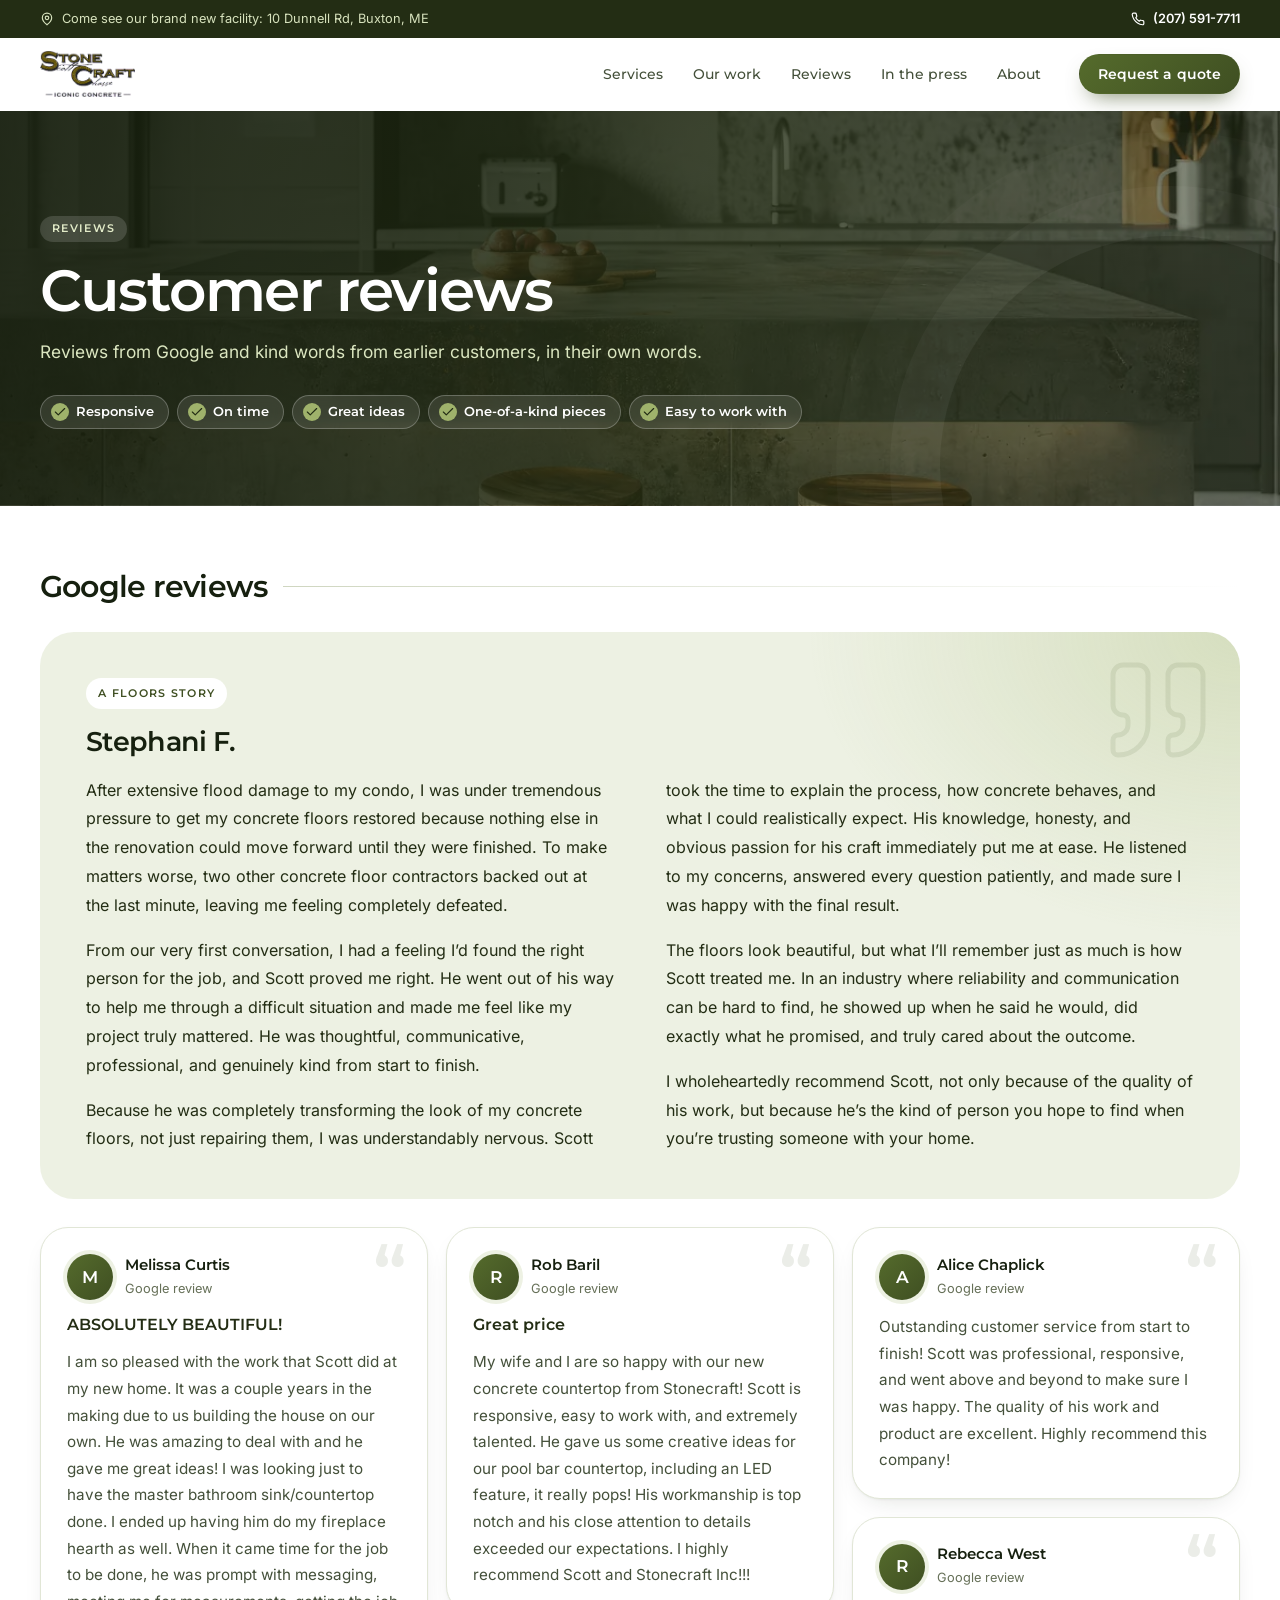
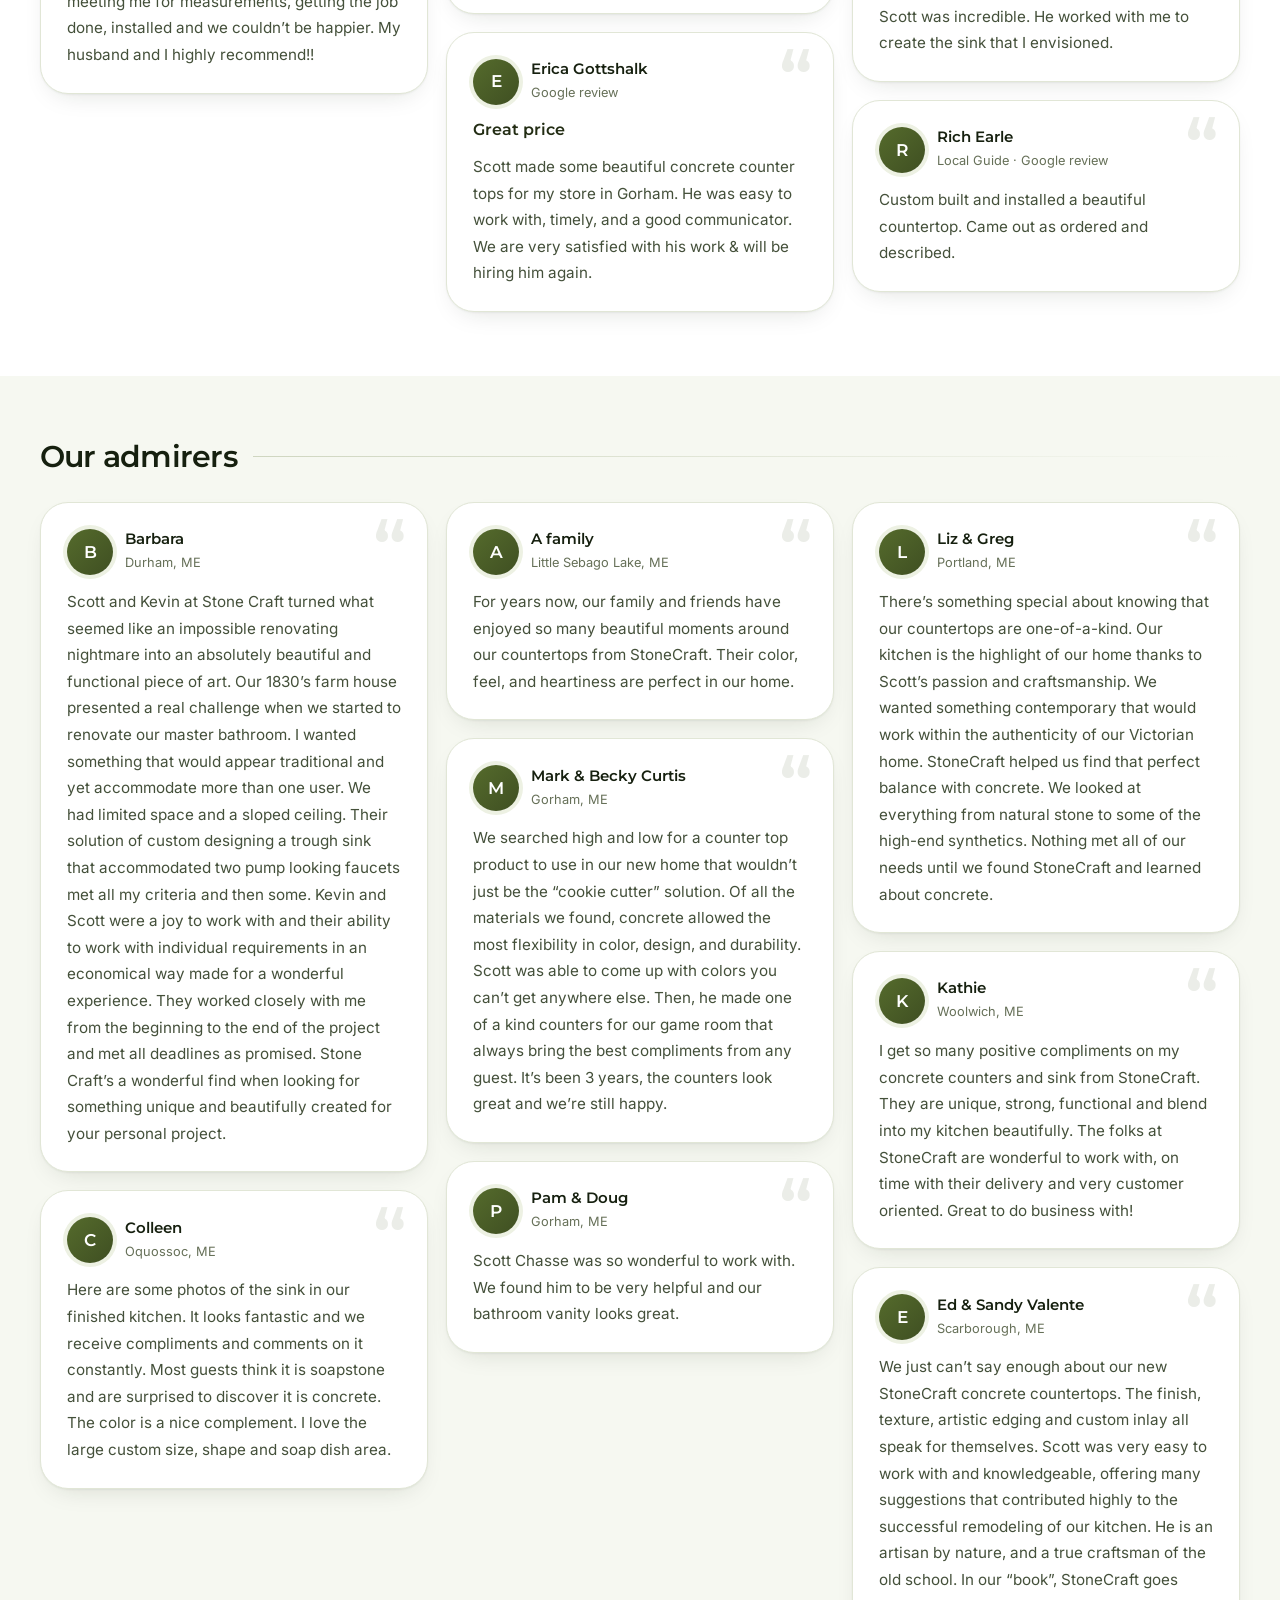
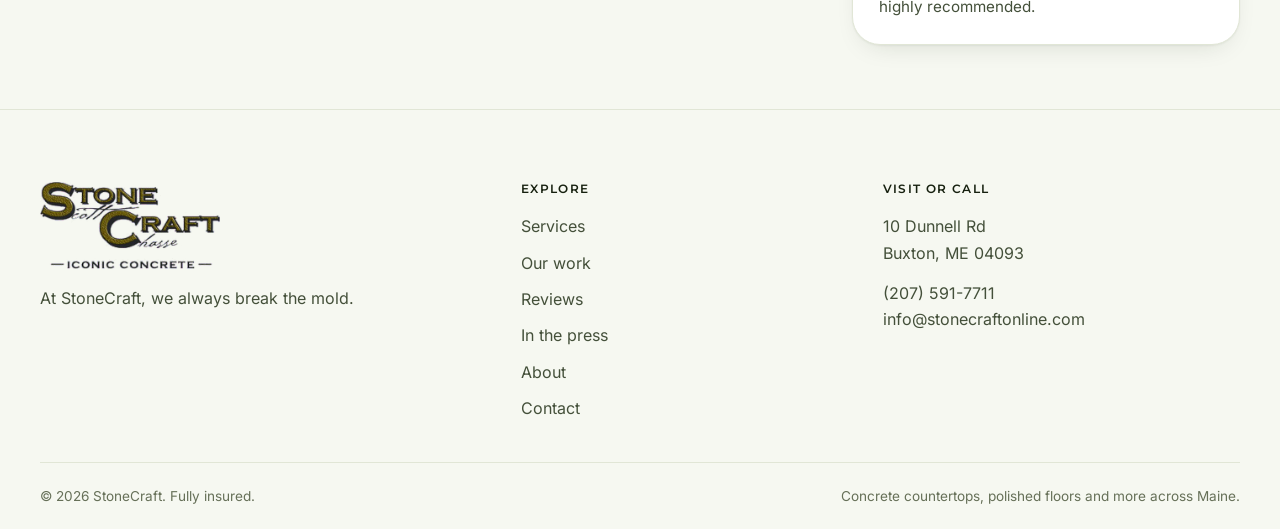
<file: reviews/index.html>
<!DOCTYPE html><html lang="en"><head><meta charSet="utf-8"/><meta http-equiv="x-ua-compatible" content="ie=edge"/><meta name="viewport" content="width=device-width, initial-scale=1, shrink-to-fit=no"/><meta name="generator" content="Gatsby 5.16.1"/><meta name="description" content="Google reviews and customer testimonials for StoneCraft&#x27;s concrete countertops, vanities, sinks and floors in Maine." data-gatsby-head="true"/><meta name="theme-color" content="#3f4f22" data-gatsby-head="true"/><meta property="og:type" content="website" data-gatsby-head="true"/><meta property="og:site_name" content="StoneCraft" data-gatsby-head="true"/><meta property="og:title" content="Reviews | StoneCraft Concrete, Maine" data-gatsby-head="true"/><meta property="og:description" content="Google reviews and customer testimonials for StoneCraft&#x27;s concrete countertops, vanities, sinks and floors in Maine." data-gatsby-head="true"/><meta property="og:url" content="https://stonecraftonline.com/reviews/" data-gatsby-head="true"/><meta property="og:image" content="https://stonecraftonline.com/og-image.jpg" data-gatsby-head="true"/><meta property="og:image:width" content="1200" data-gatsby-head="true"/><meta property="og:image:height" content="630" data-gatsby-head="true"/><meta name="twitter:card" content="summary_large_image" data-gatsby-head="true"/><meta name="twitter:title" content="Reviews | StoneCraft Concrete, Maine" data-gatsby-head="true"/><meta name="twitter:description" content="Google reviews and customer testimonials for StoneCraft&#x27;s concrete countertops, vanities, sinks and floors in Maine." data-gatsby-head="true"/><meta name="twitter:image" content="https://stonecraftonline.com/og-image.jpg" data-gatsby-head="true"/><style data-href="/styles.373edc6d37bbb97b595e.css" data-identity="gatsby-global-css">@font-face{font-display:swap;font-family:Inter;font-style:normal;font-weight:100 900;src:url(/fonts/inter-latin-wght-normal.woff2) format("woff2-variations")}@font-face{font-display:swap;font-family:Montserrat;font-style:normal;font-weight:100 900;src:url(/fonts/montserrat-latin-wght-normal.woff2) format("woff2-variations")}@font-face{font-display:swap;font-family:Montserrat;font-style:italic;font-weight:100 900;src:url(/fonts/montserrat-latin-wght-italic.woff2) format("woff2-variations")}:root{--bg:#fff;--soft:#f6f8f1;--mist:#edf1e3;--ink:#16200f;--ink-2:#44503a;--ink-3:#667058;--line:#e1e6d6;--line-2:#cfd6c0;--moss:#3f4f22;--moss-2:#556b2c;--moss-deep:#232d14;--leaf:#9fb26b;--font-head:"Montserrat",system-ui,-apple-system,"Segoe UI",Arial,sans-serif;--font-body:"Inter",system-ui,-apple-system,"Segoe UI",Arial,sans-serif;--shadow-sm:0 1px 2px rgba(22,32,15,.05),0 10px 28px -14px rgba(22,32,15,.18);--shadow:0 2px 4px rgba(22,32,15,.06),0 24px 48px -24px rgba(22,32,15,.35);--shadow-lg:0 2px 6px rgba(22,32,15,.06),0 40px 80px -36px rgba(22,32,15,.45);--header-h:72px;color-scheme:light}*,:after,:before{box-sizing:border-box}html{-webkit-text-size-adjust:100%;scroll-behavior:smooth;scroll-padding-top:calc(var(--header-h) + 16px)}body{-webkit-font-smoothing:antialiased;background:var(--bg);color:var(--ink);font:400 1rem/1.65 var(--font-body);margin:0;text-rendering:optimizeLegibility}img{display:block;height:auto;max-width:100%}a{color:inherit}h1,h2,h3{text-wrap:balance;font-family:var(--font-head);font-weight:600;letter-spacing:-.025em;line-height:1.12;margin:0}p{margin:0 0 1em}dd,dl,ol,ul{list-style:none;margin:0;padding:0}:focus-visible{border-radius:6px;outline:2px solid var(--moss);outline-offset:3px}::selection{background:var(--mist);color:var(--moss-deep)}.container{margin-inline:auto;width:min(100% - 40px,1200px)}@media (min-width:720px){.container{width:min(100% - 64px,1200px)}}.skip-link{background:var(--moss);border-radius:999px;color:#fff;font-weight:600;left:12px;padding:10px 16px;position:absolute;text-decoration:none;top:-80px;z-index:200}.skip-link:focus{top:12px}.eyebrow{background:var(--mist);border-radius:999px;color:var(--moss);display:inline-block;font:600 .7rem/1.2 var(--font-head);letter-spacing:.12em;margin:0 0 16px;padding:6px 12px;text-transform:uppercase}.eyebrow--light{background:hsla(0,0%,100%,.14);color:#e3ecc9}.chip{align-items:center;background:hsla(0,0%,100%,.8);border:1px solid var(--line);border-radius:999px;box-shadow:var(--shadow-sm);color:var(--ink-2);display:inline-flex;font:500 .82rem/1 var(--font-body);gap:10px;margin:0 0 22px;padding:8px 16px 8px 12px}.chip__dot{background:var(--moss-2);border-radius:50%;box-shadow:0 0 0 4px rgba(85,107,44,.18);height:8px;width:8px}.pill{background:var(--mist);border-radius:999px;color:var(--moss);display:inline-block;font:600 .7rem/1.3 var(--font-head);letter-spacing:.08em;margin:0 0 14px;padding:5px 12px;text-transform:uppercase}.pill--light{backdrop-filter:blur(6px);background:hsla(0,0%,100%,.2);color:#fff}.btn{align-items:center;border:1px solid transparent;border-radius:999px;cursor:pointer;display:inline-flex;font:600 .875rem/1 var(--font-head);gap:9px;justify-content:center;letter-spacing:.005em;min-height:46px;padding:0 24px;text-decoration:none;transition:transform .2s,box-shadow .2s,background .2s,border-color .2s,color .2s;white-space:nowrap}.btn--primary{background:linear-gradient(135deg,var(--moss-2),var(--moss));box-shadow:0 10px 22px -10px rgba(63,79,34,.75);color:#fff}.btn--primary:hover{box-shadow:0 14px 26px -10px rgba(63,79,34,.85);transform:translateY(-1px)}.btn--primary[disabled]{cursor:wait;opacity:.7}.btn--ghost{background:#fff;border-color:var(--line-2);color:var(--ink)}.btn--ghost:hover{border-color:var(--moss);color:var(--moss)}.btn--light{background:#fff;color:var(--moss-deep)}.btn--light:hover{box-shadow:0 12px 24px -12px rgba(0,0,0,.45);transform:translateY(-1px)}.btn--sm{min-height:40px;padding:0 18px}.btn--lg{font-size:.95rem;min-height:54px;padding:0 28px}.btn--block{width:100%}.link{align-items:center;color:var(--moss);display:inline-flex;font:600 .9rem/1.3 var(--font-head);gap:8px;text-decoration:none}.link:hover{text-decoration:underline;text-underline-offset:4px}.more-link{align-items:center;color:var(--moss);display:inline-flex;font:600 .9rem/1 var(--font-head);gap:12px;text-decoration:none}.more-link__arrow{background:var(--moss);border-radius:50%;color:#fff;display:grid;height:34px;place-items:center;transition:transform .25s;width:34px}.more-link:hover .more-link__arrow{transform:translateX(4px)}.more-link--light{color:#fff}.more-link--light .more-link__arrow{background:#fff;color:var(--moss-deep)}.topbar{background:var(--moss-deep);color:#d7e2bd;font-size:.8rem}.topbar__row{align-items:center;display:flex;gap:16px;justify-content:space-between;min-height:38px}.topbar p{margin:0}.topbar a,.topbar p{align-items:center;display:inline-flex;gap:8px;text-decoration:none}.topbar a{color:#fff;font-weight:600}@media (max-width:640px){.topbar p{display:none}.topbar__row{justify-content:center}}.site-header{backdrop-filter:blur(14px);background:hsla(0,0%,100%,.9);border-bottom:1px solid transparent;position:sticky;top:0;transition:border-color .2s,box-shadow .2s;z-index:100}.site-header.is-scrolled{border-bottom-color:var(--line);box-shadow:0 8px 24px -18px rgba(22,32,15,.4)}.site-header__bar{align-items:center;display:flex;gap:24px;height:var(--header-h)}.brand{line-height:0;margin-right:auto}.brand img{height:46px;width:auto}.nav{display:none;gap:2px}.nav a{border-radius:999px;color:var(--ink-2);font:500 .875rem/1 var(--font-head);padding:10px 14px;text-decoration:none;transition:background .2s,color .2s}.nav a:hover{background:var(--soft);color:var(--moss)}.site-header__cta{display:none}.menu-btn{background:#fff;border:1px solid var(--line);border-radius:50%;color:var(--ink);cursor:pointer;display:grid;height:44px;place-items:center;width:44px}.mobile-nav{background:#fff;border-top:1px solid var(--line);padding:4px 20px 22px}.mobile-nav nav{display:grid;margin-bottom:16px}.mobile-nav nav a{border-bottom:1px solid var(--line);font:500 1.05rem/1 var(--font-head);padding:15px 2px;text-decoration:none}@media (min-width:1000px){.nav,.site-header__cta{display:flex}.menu-btn,.mobile-nav{display:none!important}}.hero{background:radial-gradient(60% 55% at 88% 0,hsla(76,32%,56%,.28),transparent 70%),linear-gradient(180deg,#f8fbf2,#fff 92%);overflow:hidden;padding-block:clamp(36px,5vw,72px) clamp(104px,11vw,150px);position:relative}.hero__glow{background-image:radial-gradient(rgba(63,79,34,.16) 1.2px,transparent 1.4px);background-size:22px 22px;height:70%;inset:0 0 auto auto;-webkit-mask-image:linear-gradient(200deg,#000 10%,transparent 70%);mask-image:linear-gradient(200deg,#000 10%,transparent 70%);pointer-events:none;position:absolute;width:min(60%,720px)}.hero__grid{align-items:center;display:grid;gap:44px;position:relative}@media (min-width:980px){.hero__grid{gap:64px;grid-template-columns:1fr 1.02fr}}.hero h1{font-size:clamp(2.3rem,4.8vw,3.9rem);letter-spacing:-.035em;line-height:1.06;margin-bottom:22px}.hl{color:var(--moss-2);display:inline-block;font-style:italic;font-weight:600;letter-spacing:-.04em;padding-bottom:.08em;position:relative;white-space:nowrap}.hl:after{background:url("data:image/svg+xml;charset=utf-8,%3Csvg xmlns='http://www.w3.org/2000/svg' preserveAspectRatio='none' viewBox='0 0 300 24'%3E%3Cpath fill='none' stroke='%23b4d33c' stroke-linecap='round' stroke-width='6' d='M3 14c25-9 49 7 83-3s56-7 94 2 70 9 117-5'/%3E%3C/svg%3E") no-repeat 50% /100% 100%;bottom:-.12em;content:"";height:.3em;left:-1%;pointer-events:none;position:absolute;right:-2%}.hero__lead{color:var(--ink-2);font-size:1.1rem;max-width:32em}.hero__actions{gap:12px}.hero__actions,.hero__trust{display:flex;flex-wrap:wrap;margin-top:30px}.hero__trust{color:var(--ink-2);font:500 .88rem/1.3 var(--font-body);gap:10px 26px}.hero__trust li{align-items:center;display:flex;gap:8px}.hero__trust .icon{background:var(--mist);border-radius:50%;color:var(--moss);height:20px;padding:3px;width:20px}@media (max-width:480px){.hero__actions .btn{flex:1 1 100%}}.bento{display:grid;gap:14px;grid-template-columns:1.1fr 1fr;grid-template-rows:1fr 1fr;height:clamp(380px,44vw,580px)}.bento,.tile{position:relative}.tile{background:var(--mist);border-radius:26px;box-shadow:var(--shadow);margin:0;overflow:hidden}.tile img{height:100%;object-fit:cover;transition:transform .9s cubic-bezier(.2,.7,.2,1);width:100%}.tile:hover img{transform:scale(1.04)}.tile--a{grid-row:1/3}.tile__tag{backdrop-filter:blur(6px);background:hsla(0,0%,100%,.92);border-radius:999px;bottom:12px;color:var(--moss-deep);font:600 .72rem/1 var(--font-head);left:12px;letter-spacing:.02em;padding:7px 13px;position:absolute}.float{align-items:center;backdrop-filter:blur(10px);background:hsla(0,0%,100%,.94);border:1px solid hsla(0,0%,100%,.8);border-radius:18px;box-shadow:var(--shadow-lg);display:flex;gap:12px;left:-26px;padding:12px 18px 12px 12px;position:absolute;top:28px;z-index:2}.float__icon{background:var(--moss);border-radius:12px;color:#fff;display:grid;height:40px;place-items:center;width:40px}.float strong{display:block;font:600 .9rem/1.2 var(--font-head)}.float small{color:var(--ink-3);font-size:.78rem}@media (max-width:979px){.bento{grid-template-columns:1fr 1fr;grid-template-rows:auto;height:auto}.tile--a{aspect-ratio:4/3;grid-column:1/-1;grid-row:auto}.tile--b,.tile--c{aspect-ratio:1/1}.float{left:14px;top:14px}}.specs{margin-top:calc(clamp(64px, 7vw, 92px)*-1);position:relative;z-index:3}.specs__card{background:var(--line);border:1px solid var(--line);border-radius:26px;box-shadow:var(--shadow-lg);display:grid;gap:1px;grid-template-columns:repeat(2,1fr);overflow:hidden}@media (min-width:860px){.specs__card{grid-template-columns:repeat(4,1fr)}}.spec{background:#fff;padding:24px 26px}.spec dd{color:var(--moss-deep);font:600 clamp(1.35rem,2.4vw,1.8rem) /1.1 var(--font-head);font-variant-numeric:tabular-nums;letter-spacing:-.03em}.spec dd small{color:var(--ink-3);font:500 .9rem var(--font-body);letter-spacing:0;margin-left:5px}.spec dt{color:var(--ink-3);font:400 .84rem/1.4 var(--font-body);margin-top:8px}.section{padding-block:clamp(72px,9vw,128px)}.section--tight{padding-block:clamp(36px,5vw,72px)}.section--soft{background:var(--soft)}.section--mist{background:var(--mist)}.section-head{margin-bottom:clamp(32px,5vw,56px);max-width:46rem}.section-head h2{font-size:clamp(1.8rem,3.5vw,2.7rem)}.section-head__lead{color:var(--ink-2);font-size:1.08rem;margin:18px 0 0}.section-head--light h2{color:#fff}.section-head--light .section-head__lead{color:#d4dfb8}.section-head--light .eyebrow{background:hsla(0,0%,100%,.14);color:#e3ecc9}.svc-bento{display:grid;gap:20px;grid-template-columns:repeat(12,1fr)}.card{border-radius:30px;grid-column:span 12;overflow:hidden;position:relative}@media (min-width:960px){.card--hero{grid-column:span 7}.card--tall{grid-column:span 5}.card--mosaic{grid-column:span 7}}.card h3{font-size:1.5rem;margin-bottom:12px}.card p:not(.pill){color:var(--ink-2)}.card--hero{align-items:flex-end;background:var(--moss-deep);color:#fff;display:flex;min-height:460px}@media (min-width:960px){.card--hero{min-height:600px}}.card--hero>img{height:100%;inset:0;object-fit:cover;position:absolute;transition:transform 1s cubic-bezier(.2,.7,.2,1);width:100%}.card--hero:hover>img{transform:scale(1.03)}.card--hero:after{background:linear-gradient(180deg,rgba(14,22,8,0) 25%,rgba(14,22,8,.88));content:"";inset:0;position:absolute}.card--hero__body{padding:clamp(24px,3.4vw,40px);position:relative;z-index:1}.card--hero h3{font-size:clamp(1.7rem,3vw,2.3rem)}.card--hero p:not(.pill){color:#e7efd3;max-width:30em}.card--tall{background:#fff;border:1px solid var(--line);box-shadow:var(--shadow-sm);display:flex;flex-direction:column}.card__media{aspect-ratio:16/10;background:var(--mist);overflow:hidden}.card__media img{height:100%;object-fit:cover;transition:transform .9s cubic-bezier(.2,.7,.2,1);width:100%}.card--tall:hover .card__media img{transform:scale(1.04)}.card__media--duo{display:grid;gap:4px;grid-template-columns:1.3fr 1fr}.card__body{align-items:flex-start;display:flex;flex:1 1;flex-direction:column;padding:24px 28px 30px}.ticks{display:grid;font-size:.93rem;gap:9px;margin:6px 0 22px}.ticks li{align-items:center;display:flex;gap:10px}.ticks .icon{color:var(--moss);flex:none}.card--hero .ticks .icon{color:var(--leaf)}.card--hero .more-link{color:#fff}.card--hero .more-link__arrow{background:#fff;color:var(--moss-deep)}.card--mosaic{background:radial-gradient(70% 80% at 100% 0,hsla(76,32%,56%,.38),transparent 60%),linear-gradient(135deg,var(--moss-2),var(--moss-deep));color:#fff;display:flex;flex-direction:column;gap:22px;padding:clamp(24px,3.4vw,38px)}.card--mosaic h3{font-size:clamp(1.5rem,2.6vw,2rem);margin-bottom:8px}.card--mosaic .mosaic__head p:not(.pill){color:#dbe6c0;margin:0;max-width:30em}.mosaic{display:grid;flex:1 1;gap:10px;grid-auto-rows:minmax(110px,1fr);grid-template-columns:repeat(2,1fr)}@media (min-width:560px){.mosaic{grid-template-columns:repeat(3,1fr)}}.mosaic__tile{align-items:flex-end;background:hsla(0,0%,100%,.09);border:1px solid hsla(0,0%,100%,.2);border-radius:20px;display:flex;font:600 .86rem/1.25 var(--font-head);overflow:hidden;padding:14px 16px;position:relative;transition:transform .35s,background .35s,border-color .35s}.mosaic__tile:hover{background:hsla(0,0%,100%,.16);border-color:hsla(0,0%,100%,.45);transform:translateY(-3px)}.mosaic__tile>span{position:relative;z-index:1}.mosaic__tile>.icon{background:hsla(0,0%,100%,.16);border-radius:12px;color:#eef5d4;height:38px;left:16px;padding:8px;position:absolute;top:16px;width:38px}.mosaic__tile--img img{height:100%;inset:0;object-fit:cover;position:absolute;transition:transform .8s cubic-bezier(.2,.7,.2,1);width:100%}.mosaic__tile--img:hover img{transform:scale(1.07)}.mosaic__tile--img:after{background:linear-gradient(180deg,rgba(14,22,8,.05) 35%,rgba(14,22,8,.82));content:"";inset:0;position:absolute}.chips{display:flex;flex-wrap:wrap;gap:8px;margin:22px 0 26px}.chips li{background:hsla(0,0%,100%,.12);border:1px solid hsla(0,0%,100%,.28);border-radius:999px;color:#fff;font-size:.88rem;padding:8px 15px}.chips--light{margin:0}.chips--light li{background:#fff;border-color:var(--line);color:var(--ink-2)}.masonry{column-count:2;column-gap:14px}@media (min-width:760px){.masonry{column-count:3}}@media (min-width:1100px){.masonry{column-count:4}}.masonry li{break-inside:avoid;margin-bottom:14px}.masonry img{background:var(--mist);border-radius:18px;box-shadow:var(--shadow-sm);transition:transform .4s,box-shadow .4s;width:100%}.masonry img:hover{box-shadow:var(--shadow);transform:translateY(-3px)}#work{overflow-x:clip}.notes{margin-top:clamp(48px,6vw,80px)}.notes__head{align-items:flex-end;display:flex;gap:16px;justify-content:space-between;margin-bottom:22px}.notes__head .eyebrow{margin-bottom:10px}.notes__head h3{font-size:clamp(1.45rem,2.8vw,2rem)}.notes__nav{display:flex;flex:none;gap:10px}.notes__nav button{background:#fff;border:1px solid var(--line-2);border-radius:50%;color:var(--moss);cursor:pointer;display:grid;height:46px;place-items:center;transition:background .2s,color .2s,border-color .2s,transform .2s;width:46px}.notes__nav button:hover{background:var(--moss);border-color:var(--moss);color:#fff;transform:translateY(-1px)}.notes__track{--gut:20px;-webkit-overflow-scrolling:touch;counter-reset:note;display:flex;gap:16px;margin-inline:calc(50% - 50vw);overflow-x:auto;padding:8px calc(50vw - 50%) 26px;scroll-padding-inline:var(--gut);scroll-snap-type:x mandatory;scrollbar-color:var(--line-2) transparent;scrollbar-width:thin}@media (min-width:720px){.notes__track{--gut:max(32px,calc(50vw - 600px))}}.note{background:#fff;border:1px solid var(--line);border-radius:28px;box-shadow:var(--shadow-sm);display:flex;flex:0 0 min(84%,350px);flex-direction:column;gap:12px;padding:26px 26px 22px;position:relative;scroll-snap-align:start;transition:transform .3s,box-shadow .3s,border-color .3s}.note:hover{border-color:var(--line-2);box-shadow:var(--shadow);transform:translateY(-5px)}.note:after{color:rgba(63,79,34,.14);content:counter(note,decimal-leading-zero);counter-increment:note;font:600 1.7rem/1 var(--font-head);letter-spacing:-.04em;position:absolute;right:24px;top:20px}.note__tag{align-self:flex-start;background:var(--mist);border-radius:999px;color:var(--moss);font:600 .68rem/1.2 var(--font-head);letter-spacing:.1em;padding:5px 11px;text-transform:uppercase}.note h4{color:var(--moss-deep);font:600 1.1rem/1.3 var(--font-head);letter-spacing:-.015em;margin:4px 0 0;max-width:14em}.note p{color:var(--ink-2);flex:1 1;font-size:.93rem;line-height:1.7;margin:0}.note__colors{border-top:1px dashed var(--line-2);color:var(--ink-3);display:flex;flex-wrap:wrap;font-size:.8rem;gap:6px 14px;padding-top:14px}.note__colors span{align-items:center;display:inline-flex;gap:7px}.note__colors i{border-radius:50%;box-shadow:inset 0 0 0 1px rgba(0,0,0,.16);height:16px;width:16px}.colors{background:#fff;border:1px solid var(--line);border-radius:32px;margin-top:clamp(28px,4vw,44px);overflow:hidden;padding-block:clamp(22px,3.5vw,32px)}.colors__top{align-items:center;display:flex;flex-wrap:wrap;gap:8px 24px;justify-content:space-between;margin-bottom:20px;padding-inline:clamp(22px,3.5vw,34px)}.colors__top .eyebrow{margin:0}.colors__hint{color:var(--ink-3);font-size:.82rem;margin:0}.marquee{-webkit-mask-image:linear-gradient(90deg,transparent,#000 7%,#000 93%,transparent);mask-image:linear-gradient(90deg,transparent,#000 7%,#000 93%,transparent);overflow:hidden}.marquee__track{animation:marquee 52s linear infinite;display:flex;width:max-content}.marquee:hover .marquee__track{animation-play-state:paused}.marquee__track li{align-items:center;background:var(--soft);border:1px solid var(--line);border-radius:999px;color:var(--moss-deep);display:flex;font:600 .88rem/1 var(--font-head);gap:12px;margin-right:12px;padding:8px 22px 8px 8px;transition:background .2s,border-color .2s;white-space:nowrap}.marquee__track li:hover{background:#fff;border-color:var(--line-2)}.swatch{border-radius:50%;box-shadow:inset 0 0 0 1px rgba(0,0,0,.14),inset 0 -8px 12px rgba(0,0,0,.08);height:40px;width:40px}@keyframes marquee{to{transform:translateX(-50%)}}.facts{display:grid;gap:16px}@media (min-width:640px){.facts{grid-template-columns:repeat(2,1fr)}.fact--stat:first-child,.fact--wide{grid-column:1/-1}}@media (min-width:1000px){.facts{grid-template-columns:repeat(12,1fr)}.fact{grid-column:span 3}.fact--stat:first-child{grid-column:span 6}.fact--stat{grid-column:span 3}.fact--wide{grid-column:1/-1}}.fact{background:#fff;border:1px solid var(--line);border-radius:28px;overflow:hidden;padding:26px;position:relative;transition:transform .3s,border-color .3s,box-shadow .3s}.fact:before{background:linear-gradient(90deg,var(--leaf),var(--moss-2));content:"";height:3px;inset:0 0 auto;position:absolute;transform:scaleX(0);transform-origin:left;transition:transform .45s}.fact:hover{border-color:var(--line-2);box-shadow:var(--shadow);transform:translateY(-4px)}.fact:hover:before{transform:scaleX(1)}.fact__icon{background:var(--mist);border-radius:15px;color:var(--moss);display:grid;height:46px;margin-bottom:18px;place-items:center;transition:background .3s,color .3s,transform .3s;width:46px}.fact:hover .fact__icon{background:var(--moss);color:#fff;transform:rotate(-6deg)}.fact h3{font-size:1.08rem;margin-bottom:8px}.fact p{color:var(--ink-2);font-size:.93rem;line-height:1.7;margin:0}.fact--stat{background:linear-gradient(180deg,var(--mist),#fff 70%)}.fact__stat{color:var(--moss)!important;font:600 clamp(2.1rem,4.2vw,3rem) /1 var(--font-head)!important;letter-spacing:-.045em;margin:0 0 14px!important}.fact__stat small{color:var(--moss-2);font-size:.42em;font-weight:600;letter-spacing:0;margin-left:6px}.fact--stat:first-child,.fact--wide{background:radial-gradient(70% 90% at 100% 0,hsla(76,32%,56%,.36),transparent 60%),linear-gradient(135deg,var(--moss-2),var(--moss-deep));border-color:transparent;color:#fff}.fact--stat:first-child:after,.fact--wide:after{border-radius:50%;bottom:-110px;box-shadow:0 0 0 36px hsla(0,0%,100%,.04),0 0 0 76px hsla(0,0%,100%,.03);content:"";height:300px;pointer-events:none;position:absolute;right:-80px;width:300px}.fact--stat:first-child .fact__icon,.fact--wide .fact__icon{background:hsla(0,0%,100%,.16);color:#eef5d4}.fact--stat:first-child:hover .fact__icon,.fact--wide:hover .fact__icon{background:#fff;color:var(--moss-deep)}.fact--stat:first-child .fact__stat,.fact--stat:first-child .fact__stat small{color:#fff!important}.fact--stat:first-child .fact__stat small{color:var(--leaf)!important}.fact--stat:first-child h3,.fact--wide h3{color:#fff}.fact--stat:first-child p,.fact--wide p{color:#dbe6c0}.fact--wide h3{font-size:clamp(1.4rem,2.6vw,1.9rem)}.fact--wide .chips{margin:20px 0 0}@media (min-width:860px){.fact--wide{align-items:center;column-gap:56px;display:grid;grid-template-columns:1fr 1.15fr;padding:36px 40px}.fact--wide>*{grid-column:1}.fact--wide .chips{grid-column:2;grid-row:1/span 3;margin:0}}.section--green{background:radial-gradient(60% 70% at 100% 0,hsla(76,32%,56%,.22),transparent 60%),linear-gradient(150deg,var(--moss) 0,var(--moss-deep) 100%);color:#fff;overflow:hidden;position:relative}.section--green>.container{position:relative;z-index:1}.orb{animation:drift 16s ease-in-out infinite alternate;border-radius:50%;filter:blur(54px);pointer-events:none;position:absolute}.orb--a{background:hsla(76,32%,56%,.3);height:440px;left:28%;top:-140px;width:440px}.orb--b{animation-delay:-6s;background:hsla(0,0%,100%,.08);bottom:-160px;height:380px;right:8%;width:380px}.deco{color:hsla(0,0%,100%,.07);pointer-events:none;position:absolute}.deco--a{right:-90px;top:-70px;transform:rotate(18deg)}.deco--b{bottom:-110px;left:-70px;transform:rotate(-32deg)}@keyframes drift{to{transform:translate3d(30px,24px,0) scale(1.08)}}.green{display:grid;gap:16px}@media (min-width:640px){.green{grid-template-columns:repeat(2,1fr)}.gcard--feature,.gcard--wide{grid-column:1/-1}}@media (min-width:1000px){.green{grid-template-columns:repeat(12,1fr)}.gcard{grid-column:span 4}.gcard:nth-child(3){grid-column:span 3}.gcard--feature{grid-column:span 5;grid-row:span 2}.gcard--wide{grid-column:span 7}}.gcard{backdrop-filter:blur(10px);background:hsla(0,0%,100%,.07);border:1px solid hsla(0,0%,100%,.16);border-radius:30px;overflow:hidden;padding:28px;position:relative;transition:transform .35s,background .35s,border-color .35s,box-shadow .35s}.gcard:hover{background:hsla(0,0%,100%,.12);border-color:hsla(0,0%,100%,.4);box-shadow:0 30px 50px -28px rgba(0,0,0,.6);transform:translateY(-6px)}.gcard__icon{background:hsla(0,0%,100%,.14);border-radius:16px;color:#eef5d4;display:grid;height:50px;margin-bottom:20px;place-items:center;transition:transform .35s,background .35s,color .35s;width:50px}.gcard:hover .gcard__icon{background:#fff;color:var(--moss-deep);transform:rotate(-8deg) scale(1.08)}.gcard h3{color:#fff;font-size:1.15rem;margin-bottom:8px}.gcard p{color:#d4dfb8;font-size:.95rem;line-height:1.7;margin:0}.gcard--feature{background:linear-gradient(160deg,#fff,#eef3df);border-color:transparent;display:flex;flex-direction:column;justify-content:flex-end;min-height:340px;padding:clamp(28px,4vw,42px)}.gcard--feature:hover{background:linear-gradient(160deg,#fff,#e4ecd0)}.gcard--feature:after,.gcard--feature:before{background:linear-gradient(135deg,hsla(76,32%,56%,.5),rgba(85,107,44,.12));content:"";pointer-events:none;position:absolute;transition:transform .6s cubic-bezier(.2,.7,.2,1)}.gcard--feature:before{clip-path:polygon(30% 0,100% 18%,82% 100%,0 72%);height:190px;right:-20px;top:-30px;width:190px}.gcard--feature:after{clip-path:polygon(50% 0,100% 60%,40% 100%,0 40%);height:110px;opacity:.8;right:70px;top:90px;width:110px}.gcard--feature:hover:before{transform:rotate(8deg) translate(-6px,6px)}.gcard--feature:hover:after{transform:rotate(-12deg) translate(8px,-4px)}.gcard--feature .gcard__icon{background:var(--moss);color:#fff;left:28px;margin:0;position:absolute;top:28px}.gcard--feature:hover .gcard__icon{background:var(--moss-2);color:#fff}.gcard__stat{color:var(--moss)!important;font:600 clamp(4rem,8vw,6.4rem) /.9 var(--font-head)!important;letter-spacing:-.06em;margin:0 0 14px!important}.gcard__stat small{color:var(--moss-2);display:block;font:600 .78rem/1.35 var(--font-head);letter-spacing:.1em;margin-top:12px;max-width:14em;text-transform:uppercase}.gcard--feature h3{color:var(--moss-deep)}.gcard--feature p{color:var(--ink-2)}.gcard:nth-child(3){background:linear-gradient(160deg,#b7c97c,#8ea45a);border-color:transparent}.gcard:nth-child(3):hover{background:linear-gradient(160deg,#c3d388,#9bb064)}.gcard:nth-child(3) .gcard__icon{background:rgba(35,45,20,.14);color:var(--moss-deep)}.gcard:nth-child(3) h3{color:var(--moss-deep)}.gcard:nth-child(3) p{color:#2f3b1b}.gcard--wide{align-content:center;column-gap:22px;display:grid;grid-template-columns:auto 1fr}.gcard--wide .gcard__icon{grid-row:1/span 2;margin:0}.press-card{align-items:center;background:radial-gradient(60% 80% at 100% 0,hsla(76,32%,56%,.42),transparent 60%),radial-gradient(45% 55% at 0 100%,hsla(0,0%,100%,.09),transparent 70%),linear-gradient(135deg,var(--moss-2),var(--moss-deep));border-radius:38px;box-shadow:var(--shadow-lg);color:#fff;display:grid;gap:36px;overflow:hidden;padding:clamp(32px,6vw,72px);position:relative}.press-card:before{background-image:linear-gradient(hsla(0,0%,100%,.055) 1px,transparent 0),linear-gradient(90deg,hsla(0,0%,100%,.055) 1px,transparent 0);background-size:46px 46px;content:"";inset:0;-webkit-mask-image:radial-gradient(70% 90% at 78% 15%,#000,transparent 75%);mask-image:radial-gradient(70% 90% at 78% 15%,#000,transparent 75%);pointer-events:none;position:absolute}.press-card__q{bottom:-70px;left:-34px}.press-card__n,.press-card__q{color:hsla(0,0%,100%,.07);pointer-events:none;position:absolute}.press-card__n{right:3%;top:-26px;transform:rotate(12deg)}@media (min-width:860px){.press-card{gap:80px;grid-template-columns:auto 1fr}}.press-card__covers{height:250px;margin-inline:auto;position:relative;width:min(100%,290px);z-index:1}@media (min-width:860px){.press-card__covers{height:330px;width:330px}}.press-card__covers img{border-radius:8px;box-shadow:0 30px 40px -16px rgba(0,0,0,.65),0 0 0 1px hsla(0,0%,100%,.2);height:auto;position:absolute;transition:transform .5s cubic-bezier(.2,.7,.2,1);width:150px}.press-card__covers img:first-child{left:4%;top:0;transform:rotate(-8deg)}.press-card__covers img:nth-child(2){left:38%;top:34px;transform:rotate(7deg)}@media (min-width:860px){.press-card__covers img{width:200px}.press-card__covers img:nth-child(2){left:42%;top:70px}}.press-card:hover .press-card__covers img:first-child{transform:rotate(-11deg) translate(-8px,-6px)}.press-card:hover .press-card__covers img:nth-child(2){transform:rotate(10deg) translate(8px,4px)}.press-card__copy{position:relative;z-index:1}.press-card h2{color:#fff;font-size:clamp(1.8rem,3.8vw,2.9rem);margin-bottom:8px;max-width:17em}.press-card__pull{border-left:3px solid var(--leaf);margin:24px 0 30px;max-width:34em;padding:2px 0 2px 22px}.press-card__pull p{color:#fff;font:500 clamp(1.05rem,1.9vw,1.3rem) /1.55 var(--font-head);letter-spacing:-.01em;margin:0 0 10px}.press-card__pull footer{color:#cfdcb0;font-size:.85rem}.section--reviews{background:linear-gradient(180deg,var(--soft),#fff 85%);overflow:hidden;position:relative}.section--reviews:before{background-image:radial-gradient(rgba(63,79,34,.14) 1.2px,transparent 1.5px);background-size:22px 22px;content:"";height:420px;inset:0 0 auto auto;-webkit-mask-image:linear-gradient(200deg,#000,transparent 70%);mask-image:linear-gradient(200deg,#000,transparent 70%);pointer-events:none;position:absolute;width:min(55%,640px)}.section--reviews>.container{position:relative}.reviews__head{align-items:end;display:grid;gap:4px 48px}@media (min-width:960px){.reviews__head{grid-template-columns:1fr minmax(0,24rem)}}.reviews__label{color:var(--ink-3);font:600 .72rem/1.3 var(--font-head);letter-spacing:.12em;margin:0 0 10px;text-transform:uppercase}.reviews__mentions{margin-bottom:clamp(32px,5vw,56px)}.mentions{display:flex;flex-wrap:wrap;gap:8px}.mentions li{align-items:center;background:#fff;border:1px solid var(--line-2);border-radius:999px;color:var(--moss-deep);display:inline-flex;font:600 .8rem/1.2 var(--font-head);gap:7px;padding:7px 14px 7px 10px}.mentions .icon{background:var(--moss);border-radius:50%;color:#fff;height:18px;padding:2px;width:18px}.rv-bento{align-items:stretch;display:grid;gap:18px}@media (min-width:1000px){.rv-bento{grid-template-columns:.92fr 1.08fr}}.rv-feature{background:radial-gradient(60% 70% at 100% 0,hsla(76,32%,56%,.36),transparent 60%),linear-gradient(150deg,var(--moss-2),var(--moss-deep));border-radius:36px;box-shadow:var(--shadow);color:#fff;display:flex;flex-direction:column;gap:24px;justify-content:space-between;margin:0;overflow:hidden;padding:clamp(28px,4.4vw,52px);position:relative}.rv-feature:after{border-radius:50%;bottom:-120px;box-shadow:0 0 0 38px hsla(0,0%,100%,.04),0 0 0 80px hsla(0,0%,100%,.03);content:"";height:320px;pointer-events:none;position:absolute;right:-90px;width:320px}.rv-feature__q,.rv-long__q{color:hsla(0,0%,100%,.1);pointer-events:none;position:absolute;right:22px;top:18px}.rv-feature__kicker{align-self:flex-start;background:hsla(0,0%,100%,.16);border-radius:999px;color:#eef5d4;display:inline-block;font:600 .68rem/1.2 var(--font-head);letter-spacing:.12em;margin:0;padding:6px 12px;text-transform:uppercase}.rv-feature blockquote{font:500 clamp(1.1rem,1.9vw,1.42rem) /1.6 var(--font-head);letter-spacing:-.012em;margin:0;position:relative}.rv-feature blockquote p{margin:0}.rv-feature figcaption{align-items:center;border-top:1px solid hsla(0,0%,100%,.18);display:flex;flex-wrap:wrap;gap:16px;justify-content:space-between;padding-top:22px;position:relative;z-index:1}.rv-grid,.rv-quad{display:grid;gap:16px}@media (min-width:640px){.rv-quad{grid-template-columns:repeat(2,1fr)}}@media (min-width:760px){.rv-grid{grid-template-columns:repeat(3,1fr)}}.rv-grid--all{column-count:1;column-gap:18px;display:block}@media (min-width:760px){.rv-grid--all{column-count:2}}@media (min-width:1100px){.rv-grid--all{column-count:3}}.rv{background:#fff;border:1px solid var(--line);border-radius:28px;box-shadow:var(--shadow-sm);display:flex;flex-direction:column;gap:14px;overflow:hidden;padding:26px 26px 24px;position:relative;transition:transform .3s,box-shadow .3s,border-color .3s}.rv:before{color:rgba(63,79,34,.1);content:"\201C";font:600 4.6rem/1 var(--font-head);pointer-events:none;position:absolute;right:20px;top:8px}.rv:hover{border-color:var(--line-2);box-shadow:var(--shadow);transform:translateY(-4px)}.rv-quad .rv:nth-child(2),.rv-quad .rv:nth-child(3){background:var(--mist);border-color:transparent}.rv-grid--all .rv{break-inside:avoid;margin-bottom:18px}.rv__top{align-items:center;display:flex;gap:12px}.rv__avatar{background:linear-gradient(135deg,var(--moss-2),var(--moss));border-radius:50%;box-shadow:0 0 0 4px var(--mist);color:#fff;display:grid;flex:none;font:600 1.05rem/1 var(--font-head);height:46px;place-items:center;width:46px}.rv__avatar--light{background:#fff;box-shadow:0 0 0 4px hsla(0,0%,100%,.18);color:var(--moss-deep)}.rv-quad .rv:nth-child(2) .rv__avatar,.rv-quad .rv:nth-child(3) .rv__avatar{box-shadow:0 0 0 4px #fff}.rv__who strong{display:block;font:600 .95rem/1.25 var(--font-head)}.rv__who small{color:var(--ink-3);font-size:.8rem}.rv-feature .rv__who small{color:#cfdcb0}.rv__title{color:var(--moss-deep);font:600 1.02rem/1.3 var(--font-head);margin:0;max-width:16em}.rv blockquote{color:var(--ink-2);flex:1 1;font-size:.95rem;line-height:1.75;margin:0;position:relative}.rv-cta{display:flex;flex-wrap:wrap;gap:12px;margin-top:34px}.group-title{align-items:center;display:flex;font-size:clamp(1.4rem,2.6vw,1.9rem);gap:16px;margin-bottom:28px}.group-title:after{background:linear-gradient(90deg,var(--line-2),transparent);content:"";flex:1 1;height:1px}.rv-long{background:radial-gradient(60% 90% at 100% 0,hsla(76,32%,56%,.3),transparent 60%),var(--mist);border-radius:34px;column-gap:52px;columns:22rem 2;margin-bottom:28px;overflow:hidden;padding:clamp(26px,4vw,46px);position:relative}.rv-long__q{color:rgba(63,79,34,.1)}.rv-long .rv-feature__kicker{background:#fff;color:var(--moss);column-span:all}.rv-long h3{column-span:all;font-size:clamp(1.3rem,2.4vw,1.7rem);margin:18px 0}.rv-long p{color:var(--moss-deep);line-height:1.8}.rv-long p:last-child{margin-bottom:0}.page-head{background:linear-gradient(180deg,var(--soft),#fff);padding-block:clamp(40px,6vw,80px) clamp(8px,2vw,24px)}.page-head h1{font-size:clamp(2rem,4.4vw,3rem)}.page-head__lead{color:var(--ink-2);font-size:1.08rem;margin:16px 0 0;max-width:40em}.page-head--image{background-color:var(--moss-deep);background-image:linear-gradient(100deg,rgba(20,28,11,.94) 0,rgba(35,45,20,.8) 55%,rgba(35,45,20,.5) 100%),var(--ph);background-position:50%;background-size:cover;color:#fff;overflow:hidden;padding-block:clamp(56px,8vw,110px) clamp(48px,6vw,84px);position:relative}.page-head--image:after{border-radius:50%;bottom:-190px;box-shadow:0 0 0 50px hsla(0,0%,100%,.03),0 0 0 104px hsla(0,0%,100%,.02);content:"";height:460px;pointer-events:none;position:absolute;right:-120px;width:460px}.page-head--image .container{position:relative;z-index:1}.page-head--image h1{color:#fff;font-size:clamp(2.2rem,5vw,3.6rem)}.page-head--image .page-head__lead{color:#dbe6c0}.page-head--image .mentions{margin-top:28px}.page-head--image .mentions li{backdrop-filter:blur(6px);background:hsla(0,0%,100%,.1);border-color:hsla(0,0%,100%,.24);color:#fff}.page-head--image .mentions .icon{background:var(--leaf);color:var(--moss-deep)}.page-head__row{align-items:center;display:grid;gap:28px}@media (min-width:860px){.page-head__row{gap:64px;grid-template-columns:1fr auto}}.page-head__covers{display:none;height:250px;position:relative;width:290px}@media (min-width:860px){.page-head__covers{display:block}}.page-head__covers img{border-radius:8px;box-shadow:0 28px 38px -16px rgba(0,0,0,.7),0 0 0 1px hsla(0,0%,100%,.22);height:auto;position:absolute;width:160px}.page-head__covers img:first-child{left:0;top:0;transform:rotate(-8deg)}.page-head__covers img:nth-child(2){left:120px;top:30px;transform:rotate(7deg)}.press{display:grid;gap:48px}@media (min-width:960px){.press{align-items:start;grid-template-columns:minmax(0,44rem) 17rem;justify-content:space-between}}.article h2{font-size:clamp(1.6rem,3vw,2.2rem);margin-bottom:14px}.article__deck{color:var(--ink-2);font-size:1.14rem;line-height:1.7}.article__by{border-bottom:1px solid var(--line);color:var(--ink-3);font:600 .76rem/1.4 var(--font-head);letter-spacing:.08em;margin-bottom:28px;padding-bottom:20px;text-transform:uppercase}.article p{font-size:1.02rem;line-height:1.85}.article__by+p:first-letter{color:var(--moss);float:left;font:600 3.7rem/.8 var(--font-head);margin:.06em .12em 0 0}.article__pull{background:radial-gradient(70% 90% at 100% 0,hsla(76,32%,56%,.36),transparent 60%),linear-gradient(135deg,var(--moss-2),var(--moss-deep));border-radius:28px;box-shadow:var(--shadow);color:#fff;margin:34px 0;overflow:hidden;padding:30px 32px 28px 84px;position:relative}.article__pull>.icon{color:var(--leaf);height:38px;left:28px;position:absolute;top:30px;width:38px}.article .article__pull p{color:#fff;font:500 clamp(1.05rem,2vw,1.28rem) /1.55 var(--font-head);letter-spacing:-.01em;margin:0 0 12px}.article__pull footer{color:#cfdcb0;font-size:.85rem}.article__captions{border-left:2px solid var(--leaf);color:var(--ink-3);display:grid;font-size:.88rem;gap:10px;margin-top:28px;padding-left:16px}.press-aside{background:linear-gradient(180deg,var(--soft),#fff);border:1px solid var(--line);border-radius:28px;box-shadow:var(--shadow-sm);padding:26px;position:relative}@media (min-width:960px){.press-aside{position:sticky;top:calc(var(--header-h) + 24px)}}.press-aside h3{font-size:1.05rem;margin-bottom:18px}.press-aside ul{display:grid;gap:20px;margin-bottom:22px}.press-aside li{align-items:flex-start;display:flex;gap:14px}.press-aside img{border-radius:6px;box-shadow:0 14px 22px -12px rgba(22,32,15,.5),0 0 0 1px var(--line-2);flex:none;height:auto;transition:transform .35s;width:84px}.press-aside li:hover img{transform:rotate(-3deg) translateY(-3px)}.press-aside p{color:var(--ink-2);font-size:.88rem;line-height:1.5;margin:0}.press-aside strong{color:var(--ink);display:block;font-family:var(--font-head)}.about{align-items:center;display:grid;gap:56px}@media (min-width:900px){.about{gap:80px;grid-template-columns:1fr minmax(0,33rem)}}.about__copy p{color:var(--ink-2);max-width:38em}.about .section-head{margin-bottom:24px}.about__motto{border-top:1px solid var(--line);color:var(--moss)!important;font:600 1.1rem/1.4 var(--font-head);margin-top:28px;padding-top:20px}.about__figure{margin:0;position:relative;z-index:0}.about__figure:before{background:linear-gradient(135deg,var(--mist),hsla(76,32%,56%,.4));border-radius:34px;content:"";inset:22px -20px -22px 20px;position:absolute;z-index:-1}.about__figure:after{background-image:radial-gradient(rgba(63,79,34,.28) 1.6px,transparent 1.9px);background-size:16px 16px;content:"";height:120px;left:-22px;position:absolute;top:-22px;width:120px;z-index:-1}.about__figure img{aspect-ratio:3/2;border-radius:30px;box-shadow:var(--shadow-lg);object-fit:cover;width:100%}.about__badge{align-items:center;backdrop-filter:blur(8px);background:hsla(0,0%,100%,.92);border-radius:999px;box-shadow:var(--shadow-sm);color:var(--moss-deep);display:inline-flex;font:600 .78rem/1 var(--font-head);gap:8px;left:16px;padding:9px 15px 9px 12px;position:absolute;top:16px}.about__badge .icon{color:var(--moss-2)}.about__figure figcaption{color:var(--ink-3);font-size:.85rem;margin-top:18px}.contact-section{background-color:var(--moss-deep);background-image:radial-gradient(60% 80% at 100% 0,hsla(76,32%,56%,.38),transparent 62%),linear-gradient(135deg,rgba(63,79,34,.93),rgba(28,37,16,.97)),url(/images/floors.webp);background-position:50%;background-size:auto,auto,cover;color:#fff;isolation:isolate;overflow:hidden;padding-block:clamp(72px,9vw,128px);position:relative}.contact-section:before{background-image:radial-gradient(hsla(0,0%,100%,.17) 1.2px,transparent 1.5px);background-size:26px 26px;content:"";inset:0;-webkit-mask-image:linear-gradient(115deg,transparent 15%,#000 95%);mask-image:linear-gradient(115deg,transparent 15%,#000 95%);position:absolute;z-index:-1}.contact-section__ring{border:1px solid hsla(0,0%,100%,.12);border-radius:50%;pointer-events:none;position:absolute;z-index:-1}.contact-section__ring--a{box-shadow:0 0 0 60px hsla(0,0%,100%,.025),0 0 0 124px hsla(0,0%,100%,.02);height:640px;right:-210px;top:-260px;width:640px}.contact-section__ring--b{bottom:-230px;box-shadow:0 0 0 46px hsla(0,0%,100%,.025);height:440px;left:-170px;width:440px}.contact{align-items:center;display:grid;gap:44px}@media (min-width:960px){.contact{gap:80px;grid-template-columns:.9fr 1.1fr}}.contact .section-head{margin-bottom:30px}.contact__list{display:grid;gap:14px}.contact__list li{align-items:center;backdrop-filter:blur(8px);background:hsla(0,0%,100%,.07);border:1px solid hsla(0,0%,100%,.14);border-radius:22px;display:flex;gap:16px;padding:14px 18px 14px 14px;transition:background .3s,border-color .3s,transform .3s}.contact__list li:hover{background:hsla(0,0%,100%,.12);border-color:hsla(0,0%,100%,.34);transform:translateX(4px)}.contact__icon{background:hsla(0,0%,100%,.14);border-radius:16px;color:#eef5d4;display:grid;flex:none;height:48px;place-items:center;width:48px}.contact__list small{color:#b9c79a;display:block;font:600 .7rem/1.4 var(--font-head);letter-spacing:.12em;text-transform:uppercase}.contact__list a{color:#fff;font:500 1.05rem/1.4 var(--font-head);overflow-wrap:anywhere;text-decoration:none}.contact__list a:hover{text-decoration:underline;text-underline-offset:4px}.contact__card{background:#fff;border-radius:32px;box-shadow:0 40px 80px -30px rgba(0,0,0,.6),0 0 0 8px hsla(0,0%,100%,.08);color:var(--ink);padding:clamp(24px,4vw,42px)}.contact__card h3{font-size:1.4rem;margin-bottom:22px}.form{display:grid;gap:16px}@media (min-width:640px){.form{grid-template-columns:1fr 1fr}.field--wide,.form__note,.form__submit{grid-column:1/-1}}.field label{color:var(--ink);display:block;font:600 .8rem/1.3 var(--font-head);margin-bottom:7px}.field label span{color:var(--ink-3);font-weight:400}.field input,.field select,.field textarea{background:var(--soft);border:1px solid var(--line-2);border-radius:14px;color:var(--ink);font:400 1rem/1.4 var(--font-body);min-height:48px;padding:12px 16px;transition:border-color .2s,box-shadow .2s,background .2s;width:100%}.field textarea{min-height:116px;resize:vertical}.field input:focus,.field select:focus,.field textarea:focus{background:#fff;border-color:var(--moss);box-shadow:0 0 0 4px rgba(63,79,34,.16);outline:none}.field select{appearance:none;background-image:url("data:image/svg+xml;charset=utf-8,%3Csvg xmlns='http://www.w3.org/2000/svg' width='18' height='18' fill='none' stroke='%233f4f22' stroke-linecap='round' stroke-linejoin='round' stroke-width='2' viewBox='0 0 24 24'%3E%3Cpath d='m6 9 6 6 6-6'/%3E%3C/svg%3E");background-position:right 16px center;background-repeat:no-repeat;padding-right:42px}.hp{height:1px;left:-9999px;overflow:hidden;position:absolute;width:1px}.form__submit{min-height:52px}.form__note{color:var(--ink-3);font-size:.88rem;margin:0}.form__note.is-success{color:var(--moss);font-weight:500}.form__note.is-error{color:#a3281c;font-weight:500}.footer{background:var(--soft);border-top:1px solid var(--line);color:var(--ink-2);padding-top:clamp(48px,6vw,72px)}.footer__grid{display:grid;gap:36px;padding-bottom:40px}@media (min-width:760px){.footer__grid{gap:64px;grid-template-columns:1.4fr 1fr 1.2fr}}.footer__brand img{height:auto;margin-bottom:16px;width:180px}.footer__brand p{margin:0;max-width:22em}.footer__col h2{color:var(--ink);font:600 .72rem/1.3 var(--font-head);letter-spacing:.12em;margin-bottom:16px;text-transform:uppercase}.footer__col ul{display:grid;gap:10px}.footer__col a{text-decoration:none}.footer__col a:hover{color:var(--moss);text-decoration:underline;text-underline-offset:3px}.footer address{font-style:normal;margin-bottom:14px}.footer__legal{border-top:1px solid var(--line);color:var(--ink-3);display:flex;flex-wrap:wrap;font-size:.85rem;gap:6px 24px;justify-content:space-between;padding-block:22px}.footer__legal p{margin:0}.mobile-bar{backdrop-filter:blur(12px);background:hsla(0,0%,100%,.95);border-top:1px solid var(--line);bottom:0;display:grid;gap:10px;grid-template-columns:1fr 1.5fr;left:0;padding:10px 14px calc(10px + env(safe-area-inset-bottom));position:fixed;right:0;z-index:90}.mobile-bar .btn{min-height:46px;padding:0 12px}@media (min-width:900px){.mobile-bar{display:none}}@media (max-width:899px){body{padding-bottom:72px}}@media (prefers-reduced-motion:reduce){html{scroll-behavior:auto}*{transition-duration:.001ms!important}}</style><title data-gatsby-head="true">Reviews | StoneCraft Concrete, Maine</title><link rel="canonical" href="https://stonecraftonline.com/reviews/" data-gatsby-head="true"/><link rel="icon" href="/favicon.ico" sizes="48x48" data-gatsby-head="true"/><link rel="icon" type="image/png" href="/icon-192.png" sizes="192x192" data-gatsby-head="true"/><link rel="apple-touch-icon" href="/apple-touch-icon.png" data-gatsby-head="true"/><link rel="manifest" href="/site.webmanifest" data-gatsby-head="true"/><link rel="preload" as="font" type="font/woff2" href="/fonts/inter-latin-wght-normal.woff2" crossorigin="anonymous" data-gatsby-head="true"/><link rel="preload" as="font" type="font/woff2" href="/fonts/montserrat-latin-wght-normal.woff2" crossorigin="anonymous" data-gatsby-head="true"/></head><body><div id="___gatsby"><div style="outline:none" tabindex="-1" id="gatsby-focus-wrapper"><a class="skip-link" href="#main">Skip to content</a><div class="topbar"><div class="container topbar__row"><p><svg class="icon " width="14" height="14" viewBox="0 0 24 24" fill="none" stroke="currentColor" stroke-width="2" stroke-linecap="round" stroke-linejoin="round" aria-hidden="true"><path d="M20 10c0 6-8 12-8 12S4 16 4 10a8 8 0 0 1 16 0z"></path><path d="M12 13a3 3 0 1 0 0-6 3 3 0 0 0 0 6z"></path></svg> Come see our brand new facility: <!-- -->10 Dunnell Rd<!-- -->, <!-- -->Buxton<!-- -->, <!-- -->ME</p><a href="tel:+12075917711"><svg class="icon " width="14" height="14" viewBox="0 0 24 24" fill="none" stroke="currentColor" stroke-width="2" stroke-linecap="round" stroke-linejoin="round" aria-hidden="true"><path d="M22 16.9v3a2 2 0 0 1-2.2 2 19.8 19.8 0 0 1-8.6-3.1 19.5 19.5 0 0 1-6-6A19.8 19.8 0 0 1 2.1 4.2 2 2 0 0 1 4.1 2h3a2 2 0 0 1 2 1.7c.1 1 .4 1.9.7 2.8a2 2 0 0 1-.5 2.1L8.1 9.9a16 16 0 0 0 6 6l1.3-1.3a2 2 0 0 1 2.1-.4c.9.3 1.8.6 2.8.7a2 2 0 0 1 1.7 2z"></path></svg> <!-- -->(207) 591-7711</a></div></div><header class="site-header "><div class="container site-header__bar"><a class="brand" href="/" aria-label="StoneCraft, home"><img src="/images/logo-clean.webp" width="853" height="413" alt="StoneCraft Iconic Concrete"/></a><nav class="nav" aria-label="Primary"><a href="/#services">Services</a><a href="/#work">Our work</a><a href="/reviews/">Reviews</a><a href="/in-the-press/">In the press</a><a href="/#about">About</a></nav><div class="site-header__cta"><a class="btn btn--primary btn--sm" href="/#contact">Request a quote</a></div><button class="menu-btn" aria-expanded="false" aria-controls="mobile-nav" aria-label="Open menu"><svg class="icon " width="22" height="22" viewBox="0 0 24 24" fill="none" stroke="currentColor" stroke-width="2" stroke-linecap="round" stroke-linejoin="round" aria-hidden="true"><path d="M4 6h16"></path><path d="M4 12h16"></path><path d="M4 18h16"></path></svg></button></div><div id="mobile-nav" class="mobile-nav" hidden=""><nav aria-label="Mobile"><a href="/#services">Services</a><a href="/#work">Our work</a><a href="/reviews/">Reviews</a><a href="/in-the-press/">In the press</a><a href="/#about">About</a><a href="/#contact">Contact</a></nav><a class="btn btn--primary btn--block" href="tel:+12075917711"><svg class="icon " width="18" height="18" viewBox="0 0 24 24" fill="none" stroke="currentColor" stroke-width="2" stroke-linecap="round" stroke-linejoin="round" aria-hidden="true"><path d="M22 16.9v3a2 2 0 0 1-2.2 2 19.8 19.8 0 0 1-8.6-3.1 19.5 19.5 0 0 1-6-6A19.8 19.8 0 0 1 2.1 4.2 2 2 0 0 1 4.1 2h3a2 2 0 0 1 2 1.7c.1 1 .4 1.9.7 2.8a2 2 0 0 1-.5 2.1L8.1 9.9a16 16 0 0 0 6 6l1.3-1.3a2 2 0 0 1 2.1-.4c.9.3 1.8.6 2.8.7a2 2 0 0 1 1.7 2z"></path></svg> Call <!-- -->(207) 591-7711</a></div></header><main id="main"><section class="page-head page-head--image" style="--ph:url(/images/counters.webp)"><div class="container"><p class="eyebrow eyebrow--light">Reviews</p><h1>Customer reviews</h1><p class="page-head__lead">Reviews from Google and kind words from earlier customers, in their own words.</p><ul class="mentions" aria-label="What reviewers mention most"><li><svg class="icon " width="14" height="14" viewBox="0 0 24 24" fill="none" stroke="currentColor" stroke-width="2" stroke-linecap="round" stroke-linejoin="round" aria-hidden="true"><path d="M20 6 9 17l-5-5"></path></svg> <!-- -->Responsive</li><li><svg class="icon " width="14" height="14" viewBox="0 0 24 24" fill="none" stroke="currentColor" stroke-width="2" stroke-linecap="round" stroke-linejoin="round" aria-hidden="true"><path d="M20 6 9 17l-5-5"></path></svg> <!-- -->On time</li><li><svg class="icon " width="14" height="14" viewBox="0 0 24 24" fill="none" stroke="currentColor" stroke-width="2" stroke-linecap="round" stroke-linejoin="round" aria-hidden="true"><path d="M20 6 9 17l-5-5"></path></svg> <!-- -->Great ideas</li><li><svg class="icon " width="14" height="14" viewBox="0 0 24 24" fill="none" stroke="currentColor" stroke-width="2" stroke-linecap="round" stroke-linejoin="round" aria-hidden="true"><path d="M20 6 9 17l-5-5"></path></svg> <!-- -->One-of-a-kind pieces</li><li><svg class="icon " width="14" height="14" viewBox="0 0 24 24" fill="none" stroke="currentColor" stroke-width="2" stroke-linecap="round" stroke-linejoin="round" aria-hidden="true"><path d="M20 6 9 17l-5-5"></path></svg> <!-- -->Easy to work with</li></ul></div></section><section class="section section--tight" aria-labelledby="g-title"><div class="container"><h2 id="g-title" class="group-title">Google reviews</h2><article class="rv-long" id="stephani"><svg class="icon rv-long__q" width="120" height="120" viewBox="0 0 24 24" fill="none" stroke="currentColor" stroke-width="1" stroke-linecap="round" stroke-linejoin="round" aria-hidden="true"><path d="M16 3a2 2 0 0 0-2 2v6a2 2 0 0 0 2 2 1 1 0 0 1 1 1v1a2 2 0 0 1-2 2 1 1 0 0 0-1 1v2a1 1 0 0 0 1 1 6 6 0 0 0 6-6V5a2 2 0 0 0-2-2z"></path><path d="M5 3a2 2 0 0 0-2 2v6a2 2 0 0 0 2 2 1 1 0 0 1 1 1v1a2 2 0 0 1-2 2 1 1 0 0 0-1 1v2a1 1 0 0 0 1 1 6 6 0 0 0 6-6V5a2 2 0 0 0-2-2z"></path></svg><p class="rv-feature__kicker">A floors story</p><h3>Stephani F.</h3><p>After extensive flood damage to my condo, I was under tremendous pressure to get my concrete floors restored because nothing else in the renovation could move forward until they were finished. To make matters worse, two other concrete floor contractors backed out at the last minute, leaving me feeling completely defeated.</p><p>From our very first conversation, I had a feeling I’d found the right person for the job, and Scott proved me right. He went out of his way to help me through a difficult situation and made me feel like my project truly mattered. He was thoughtful, communicative, professional, and genuinely kind from start to finish.</p><p>Because he was completely transforming the look of my concrete floors, not just repairing them, I was understandably nervous. Scott took the time to explain the process, how concrete behaves, and what I could realistically expect. His knowledge, honesty, and obvious passion for his craft immediately put me at ease. He listened to my concerns, answered every question patiently, and made sure I was happy with the final result.</p><p>The floors look beautiful, but what I’ll remember just as much is how Scott treated me. In an industry where reliability and communication can be hard to find, he showed up when he said he would, did exactly what he promised, and truly cared about the outcome.</p><p>I wholeheartedly recommend Scott, not only because of the quality of his work, but because he’s the kind of person you hope to find when you’re trusting someone with your home.</p></article><ul class="rv-grid rv-grid--all"><li class="rv"><div class="rv__top"><span class="rv__avatar" aria-hidden="true">M</span><span class="rv__who"><strong>Melissa Curtis</strong><small>Google review</small></span></div><p class="rv__title">ABSOLUTELY BEAUTIFUL!</p><blockquote>I am so pleased with the work that Scott did at my new home. It was a couple years in the making due to us building the house on our own. He was amazing to deal with and he gave me great ideas! I was looking just to have the master bathroom sink/countertop done. I ended up having him do my fireplace hearth as well. When it came time for the job to be done, he was prompt with messaging, meeting me for measurements, getting the job done, installed and we couldn’t be happier. My husband and I highly recommend!!</blockquote></li><li class="rv"><div class="rv__top"><span class="rv__avatar" aria-hidden="true">R</span><span class="rv__who"><strong>Rob Baril</strong><small>Google review</small></span></div><p class="rv__title">Great price</p><blockquote>My wife and I are so happy with our new concrete countertop from Stonecraft! Scott is responsive, easy to work with, and extremely talented. He gave us some creative ideas for our pool bar countertop, including an LED feature, it really pops! His workmanship is top notch and his close attention to details exceeded our expectations. I highly recommend Scott and Stonecraft Inc!!!</blockquote></li><li class="rv"><div class="rv__top"><span class="rv__avatar" aria-hidden="true">E</span><span class="rv__who"><strong>Erica Gottshalk</strong><small>Google review</small></span></div><p class="rv__title">Great price</p><blockquote>Scott made some beautiful concrete counter tops for my store in Gorham. He was easy to work with, timely, and a good communicator. We are very satisfied with his work &amp; will be hiring him again.</blockquote></li><li class="rv"><div class="rv__top"><span class="rv__avatar" aria-hidden="true">A</span><span class="rv__who"><strong>Alice Chaplick</strong><small>Google review</small></span></div><blockquote>Outstanding customer service from start to finish! Scott was professional, responsive, and went above and beyond to make sure I was happy. The quality of his work and product are excellent. Highly recommend this company!</blockquote></li><li class="rv"><div class="rv__top"><span class="rv__avatar" aria-hidden="true">R</span><span class="rv__who"><strong>Rebecca West</strong><small>Google review</small></span></div><blockquote>Scott was incredible. He worked with me to create the sink that I envisioned.</blockquote></li><li class="rv"><div class="rv__top"><span class="rv__avatar" aria-hidden="true">R</span><span class="rv__who"><strong>Rich Earle</strong><small>Local Guide · Google review</small></span></div><blockquote>Custom built and installed a beautiful countertop. Came out as ordered and described.</blockquote></li></ul></div></section><section class="section section--soft section--tight" aria-labelledby="a-title"><div class="container"><h2 id="a-title" class="group-title">Our admirers</h2><ul class="rv-grid rv-grid--all"><li class="rv"><div class="rv__top"><span class="rv__avatar" aria-hidden="true">B</span><span class="rv__who"><strong>Barbara</strong><small>Durham, ME</small></span></div><blockquote>Scott and Kevin at Stone Craft turned what seemed like an impossible renovating nightmare into an absolutely beautiful and functional piece of art. Our 1830’s farm house presented a real challenge when we started to renovate our master bathroom. I wanted something that would appear traditional and yet accommodate more than one user. We had limited space and a sloped ceiling. Their solution of custom designing a trough sink that accommodated two pump looking faucets met all my criteria and then some. Kevin and Scott were a joy to work with and their ability to work with individual requirements in an economical way made for a wonderful experience. They worked closely with me from the beginning to the end of the project and met all deadlines as promised. Stone Craft’s a wonderful find when looking for something unique and beautifully created for your personal project.</blockquote></li><li class="rv"><div class="rv__top"><span class="rv__avatar" aria-hidden="true">C</span><span class="rv__who"><strong>Colleen</strong><small>Oquossoc, ME</small></span></div><blockquote>Here are some photos of the sink in our finished kitchen. It looks fantastic and we receive compliments and comments on it constantly. Most guests think it is soapstone and are surprised to discover it is concrete. The color is a nice complement. I love the large custom size, shape and soap dish area.</blockquote></li><li class="rv"><div class="rv__top"><span class="rv__avatar" aria-hidden="true">A</span><span class="rv__who"><strong>A family</strong><small>Little Sebago Lake, ME</small></span></div><blockquote>For years now, our family and friends have enjoyed so many beautiful moments around our countertops from StoneCraft. Their color, feel, and heartiness are perfect in our home.</blockquote></li><li class="rv"><div class="rv__top"><span class="rv__avatar" aria-hidden="true">M</span><span class="rv__who"><strong>Mark &amp; Becky Curtis</strong><small>Gorham, ME</small></span></div><blockquote>We searched high and low for a counter top product to use in our new home that wouldn’t just be the “cookie cutter” solution. Of all the materials we found, concrete allowed the most flexibility in color, design, and durability. Scott was able to come up with colors you can’t get anywhere else. Then, he made one of a kind counters for our game room that always bring the best compliments from any guest. It’s been 3 years, the counters look great and we’re still happy.</blockquote></li><li class="rv"><div class="rv__top"><span class="rv__avatar" aria-hidden="true">P</span><span class="rv__who"><strong>Pam &amp; Doug</strong><small>Gorham, ME</small></span></div><blockquote>Scott Chasse was so wonderful to work with. We found him to be very helpful and our bathroom vanity looks great.</blockquote></li><li class="rv"><div class="rv__top"><span class="rv__avatar" aria-hidden="true">L</span><span class="rv__who"><strong>Liz &amp; Greg</strong><small>Portland, ME</small></span></div><blockquote>There’s something special about knowing that our countertops are one-of-a-kind. Our kitchen is the highlight of our home thanks to Scott’s passion and craftsmanship. We wanted something contemporary that would work within the authenticity of our Victorian home. StoneCraft helped us find that perfect balance with concrete. We looked at everything from natural stone to some of the high-end synthetics. Nothing met all of our needs until we found StoneCraft and learned about concrete.</blockquote></li><li class="rv"><div class="rv__top"><span class="rv__avatar" aria-hidden="true">K</span><span class="rv__who"><strong>Kathie</strong><small>Woolwich, ME</small></span></div><blockquote>I get so many positive compliments on my concrete counters and sink from StoneCraft. They are unique, strong, functional and blend into my kitchen beautifully. The folks at StoneCraft are wonderful to work with, on time with their delivery and very customer oriented. Great to do business with!</blockquote></li><li class="rv"><div class="rv__top"><span class="rv__avatar" aria-hidden="true">E</span><span class="rv__who"><strong>Ed &amp; Sandy Valente</strong><small>Scarborough, ME</small></span></div><blockquote>We just can’t say enough about our new StoneCraft concrete countertops. The finish, texture, artistic edging and custom inlay all speak for themselves. Scott was very easy to work with and knowledgeable, offering many suggestions that contributed highly to the successful remodeling of our kitchen. He is an artisan by nature, and a true craftsman of the old school. In our “book”, StoneCraft goes highly recommended.</blockquote></li></ul></div></section></main><footer class="footer"><div class="container footer__grid"><div class="footer__brand"><img src="/images/logo-clean.webp" width="853" height="413" alt="StoneCraft Iconic Concrete" loading="lazy" decoding="async"/><p>At StoneCraft, we always break the mold.</p></div><nav class="footer__col" aria-label="Footer"><h2>Explore</h2><ul><li><a href="/#services">Services</a></li><li><a href="/#work">Our work</a></li><li><a href="/reviews/">Reviews</a></li><li><a href="/in-the-press/">In the press</a></li><li><a href="/#about">About</a></li><li><a href="/#contact">Contact</a></li></ul></nav><div class="footer__col"><h2>Visit or call</h2><address>10 Dunnell Rd<br/>Buxton<!-- -->, <!-- -->ME<!-- --> <!-- -->04093</address><p><a href="tel:+12075917711">(207) 591-7711</a><br/><a href="mailto:info@stonecraftonline.com">info@stonecraftonline.com</a></p></div></div><div class="container footer__legal"><p>© <!-- -->2026<!-- --> StoneCraft. Fully insured.</p><p>Concrete countertops, polished floors and more across Maine.</p></div></footer><div class="mobile-bar"><a class="btn btn--ghost" href="tel:+12075917711"><svg class="icon " width="18" height="18" viewBox="0 0 24 24" fill="none" stroke="currentColor" stroke-width="2" stroke-linecap="round" stroke-linejoin="round" aria-hidden="true"><path d="M22 16.9v3a2 2 0 0 1-2.2 2 19.8 19.8 0 0 1-8.6-3.1 19.5 19.5 0 0 1-6-6A19.8 19.8 0 0 1 2.1 4.2 2 2 0 0 1 4.1 2h3a2 2 0 0 1 2 1.7c.1 1 .4 1.9.7 2.8a2 2 0 0 1-.5 2.1L8.1 9.9a16 16 0 0 0 6 6l1.3-1.3a2 2 0 0 1 2.1-.4c.9.3 1.8.6 2.8.7a2 2 0 0 1 1.7 2z"></path></svg> Call</a><a class="btn btn--primary" href="/#contact">Request a quote</a></div></div><div id="gatsby-announcer" style="position:absolute;top:0;width:1px;height:1px;padding:0;overflow:hidden;clip:rect(0, 0, 0, 0);white-space:nowrap;border:0" aria-live="assertive" aria-atomic="true"></div></div><script id="gatsby-script-loader">/*<![CDATA[*/window.pagePath="/reviews/";/*]]>*/</script><!-- slice-start id="_gatsby-scripts-1" -->
          <script
            id="gatsby-chunk-mapping"
          >
            window.___chunkMapping="{\"app\":[\"/app-a97a70726a1aa27416cc.js\"],\"component---src-pages-404-js\":[\"/component---src-pages-404-js-cadce18777c91013b00d.js\"],\"component---src-pages-in-the-press-js\":[\"/component---src-pages-in-the-press-js-6ea1cb80bb38e59e9a3f.js\"],\"component---src-pages-index-js\":[\"/component---src-pages-index-js-1051f3355fcf3f469ea5.js\"],\"component---src-pages-reviews-js\":[\"/component---src-pages-reviews-js-09f6cb0a33750f858276.js\"]}";
          </script>
        <script>window.___webpackCompilationHash="05e1bcd5b387b7fe2112";</script><script src="/webpack-runtime-404e97eeb005ddbf34de.js" async></script><script src="/framework-c541cd331ceb83b79ba9.js" async></script><script src="/app-a97a70726a1aa27416cc.js" async></script><!-- slice-end id="_gatsby-scripts-1" --></body></html>
</file>
